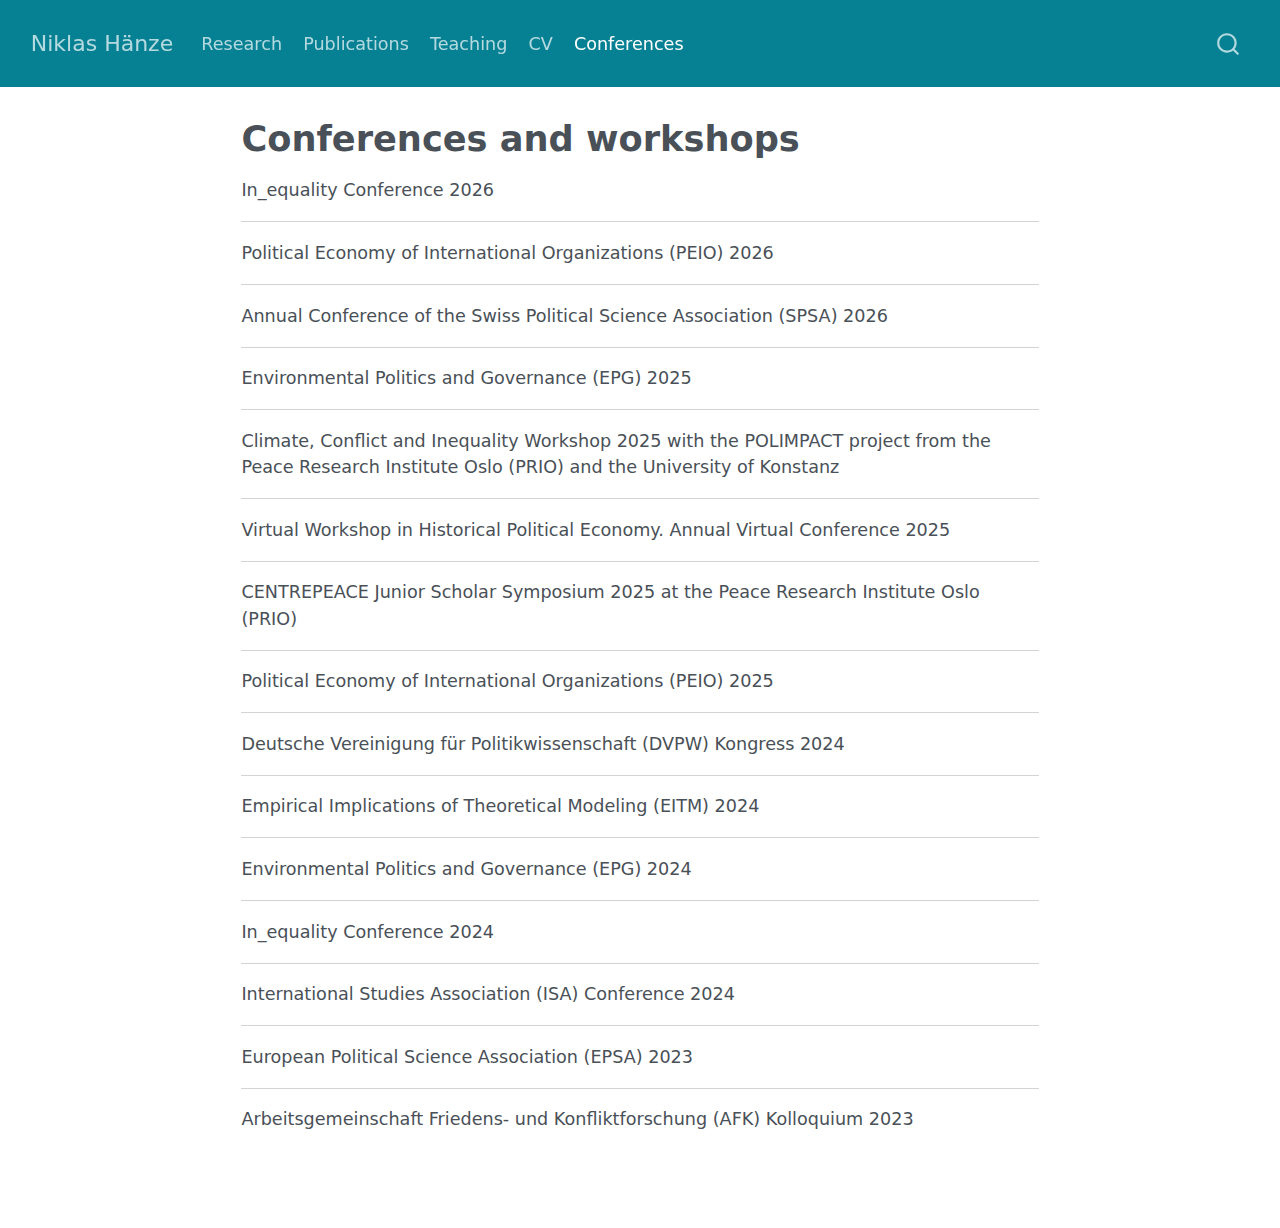
<file: docs/conferences/index.html>
<!DOCTYPE html>
<html xmlns="http://www.w3.org/1999/xhtml" lang="en" xml:lang="en"><head>

<meta charset="utf-8">
<meta name="generator" content="quarto-1.4.550">

<meta name="viewport" content="width=device-width, initial-scale=1.0, user-scalable=yes">


<title>Niklas Hänze - Conferences and workshops</title>
<style>
code{white-space: pre-wrap;}
span.smallcaps{font-variant: small-caps;}
div.columns{display: flex; gap: min(4vw, 1.5em);}
div.column{flex: auto; overflow-x: auto;}
div.hanging-indent{margin-left: 1.5em; text-indent: -1.5em;}
ul.task-list{list-style: none;}
ul.task-list li input[type="checkbox"] {
  width: 0.8em;
  margin: 0 0.8em 0.2em -1em; /* quarto-specific, see https://github.com/quarto-dev/quarto-cli/issues/4556 */ 
  vertical-align: middle;
}
</style>


<script src="../site_libs/quarto-nav/quarto-nav.js"></script>
<script src="../site_libs/clipboard/clipboard.min.js"></script>
<script src="../site_libs/quarto-search/autocomplete.umd.js"></script>
<script src="../site_libs/quarto-search/fuse.min.js"></script>
<script src="../site_libs/quarto-search/quarto-search.js"></script>
<meta name="quarto:offset" content="../">
<script src="../site_libs/quarto-html/quarto.js"></script>
<script src="../site_libs/quarto-html/popper.min.js"></script>
<script src="../site_libs/quarto-html/tippy.umd.min.js"></script>
<script src="../site_libs/quarto-html/anchor.min.js"></script>
<link href="../site_libs/quarto-html/tippy.css" rel="stylesheet">
<link href="../site_libs/quarto-html/quarto-syntax-highlighting.css" rel="stylesheet" id="quarto-text-highlighting-styles">
<script src="../site_libs/bootstrap/bootstrap.min.js"></script>
<link href="../site_libs/bootstrap/bootstrap-icons.css" rel="stylesheet">
<link href="../site_libs/bootstrap/bootstrap.min.css" rel="stylesheet" id="quarto-bootstrap" data-mode="light">
<script id="quarto-search-options" type="application/json">{
  "location": "navbar",
  "copy-button": false,
  "collapse-after": 3,
  "panel-placement": "end",
  "type": "overlay",
  "limit": 50,
  "keyboard-shortcut": [
    "f",
    "/",
    "s"
  ],
  "show-item-context": false,
  "language": {
    "search-no-results-text": "No results",
    "search-matching-documents-text": "matching documents",
    "search-copy-link-title": "Copy link to search",
    "search-hide-matches-text": "Hide additional matches",
    "search-more-match-text": "more match in this document",
    "search-more-matches-text": "more matches in this document",
    "search-clear-button-title": "Clear",
    "search-text-placeholder": "",
    "search-detached-cancel-button-title": "Cancel",
    "search-submit-button-title": "Submit",
    "search-label": "Search"
  }
}</script>


</head>

<body class="nav-fixed fullcontent">

<div id="quarto-search-results"></div>
  <header id="quarto-header" class="headroom fixed-top">
    <nav class="navbar navbar-expand-lg " data-bs-theme="dark">
      <div class="navbar-container container-fluid">
      <div class="navbar-brand-container mx-auto">
    <a class="navbar-brand" href="../index.html">
    <span class="navbar-title">Niklas Hänze</span>
    </a>
  </div>
            <div id="quarto-search" class="" title="Search"></div>
          <button class="navbar-toggler" type="button" data-bs-toggle="collapse" data-bs-target="#navbarCollapse" aria-controls="navbarCollapse" aria-expanded="false" aria-label="Toggle navigation" onclick="if (window.quartoToggleHeadroom) { window.quartoToggleHeadroom(); }">
  <span class="navbar-toggler-icon"></span>
</button>
          <div class="collapse navbar-collapse" id="navbarCollapse">
            <ul class="navbar-nav navbar-nav-scroll me-auto">
  <li class="nav-item">
    <a class="nav-link" href="../projects/index.html"> 
<span class="menu-text">Research</span></a>
  </li>  
  <li class="nav-item">
    <a class="nav-link" href="../publications/index.html"> 
<span class="menu-text">Publications</span></a>
  </li>  
  <li class="nav-item">
    <a class="nav-link" href="../teaching/index.html"> 
<span class="menu-text">Teaching</span></a>
  </li>  
  <li class="nav-item">
    <a class="nav-link" href="../cv/index.html"> 
<span class="menu-text">CV</span></a>
  </li>  
  <li class="nav-item">
    <a class="nav-link active" href="../conferences/index.html" aria-current="page"> 
<span class="menu-text">Conferences</span></a>
  </li>  
</ul>
          </div> <!-- /navcollapse -->
          <div class="quarto-navbar-tools">
</div>
      </div> <!-- /container-fluid -->
    </nav>
</header>
<!-- content -->
<div id="quarto-content" class="quarto-container page-columns page-rows-contents page-layout-article page-navbar">
<!-- sidebar -->
<!-- margin-sidebar -->
    
<!-- main -->
<main class="content" id="quarto-document-content">

<header id="title-block-header" class="quarto-title-block default">
<div class="quarto-title">
<h1 class="title">Conferences and workshops</h1>
</div>



<div class="quarto-title-meta">

    
  
    
  </div>
  


</header>


<p>In_equality Conference 2026</p>
<hr>
<p>Political Economy of International Organizations (PEIO) 2026</p>
<hr>
<p>Annual Conference of the Swiss Political Science Association (SPSA) 2026</p>
<hr>
<p>Environmental Politics and Governance (EPG) 2025</p>
<hr>
<p>Climate, Conflict and Inequality Workshop 2025 with the POLIMPACT project from the Peace Research Institute Oslo (PRIO) and the University of Konstanz</p>
<hr>
<p>Virtual Workshop in Historical Political Economy. Annual Virtual Conference 2025</p>
<hr>
<p>CENTREPEACE Junior Scholar Symposium 2025 at the Peace Research Institute Oslo (PRIO)</p>
<hr>
<p>Political Economy of International Organizations (PEIO) 2025</p>
<hr>
<p>Deutsche Vereinigung für Politikwissenschaft (DVPW) Kongress 2024</p>
<hr>
<p>Empirical Implications of Theoretical Modeling (EITM) 2024</p>
<hr>
<p>Environmental Politics and Governance (EPG) 2024</p>
<hr>
<p>In_equality Conference 2024</p>
<hr>
<p>International Studies Association (ISA) Conference 2024</p>
<hr>
<p>European Political Science Association (EPSA) 2023</p>
<hr>
<p>Arbeitsgemeinschaft Friedens- und Konfliktforschung (AFK) Kolloquium 2023</p>



</main> <!-- /main -->
<script id="quarto-html-after-body" type="application/javascript">
window.document.addEventListener("DOMContentLoaded", function (event) {
  const toggleBodyColorMode = (bsSheetEl) => {
    const mode = bsSheetEl.getAttribute("data-mode");
    const bodyEl = window.document.querySelector("body");
    if (mode === "dark") {
      bodyEl.classList.add("quarto-dark");
      bodyEl.classList.remove("quarto-light");
    } else {
      bodyEl.classList.add("quarto-light");
      bodyEl.classList.remove("quarto-dark");
    }
  }
  const toggleBodyColorPrimary = () => {
    const bsSheetEl = window.document.querySelector("link#quarto-bootstrap");
    if (bsSheetEl) {
      toggleBodyColorMode(bsSheetEl);
    }
  }
  toggleBodyColorPrimary();  
  const icon = "";
  const anchorJS = new window.AnchorJS();
  anchorJS.options = {
    placement: 'right',
    icon: icon
  };
  anchorJS.add('.anchored');
  const isCodeAnnotation = (el) => {
    for (const clz of el.classList) {
      if (clz.startsWith('code-annotation-')) {                     
        return true;
      }
    }
    return false;
  }
  const clipboard = new window.ClipboardJS('.code-copy-button', {
    text: function(trigger) {
      const codeEl = trigger.previousElementSibling.cloneNode(true);
      for (const childEl of codeEl.children) {
        if (isCodeAnnotation(childEl)) {
          childEl.remove();
        }
      }
      return codeEl.innerText;
    }
  });
  clipboard.on('success', function(e) {
    // button target
    const button = e.trigger;
    // don't keep focus
    button.blur();
    // flash "checked"
    button.classList.add('code-copy-button-checked');
    var currentTitle = button.getAttribute("title");
    button.setAttribute("title", "Copied!");
    let tooltip;
    if (window.bootstrap) {
      button.setAttribute("data-bs-toggle", "tooltip");
      button.setAttribute("data-bs-placement", "left");
      button.setAttribute("data-bs-title", "Copied!");
      tooltip = new bootstrap.Tooltip(button, 
        { trigger: "manual", 
          customClass: "code-copy-button-tooltip",
          offset: [0, -8]});
      tooltip.show();    
    }
    setTimeout(function() {
      if (tooltip) {
        tooltip.hide();
        button.removeAttribute("data-bs-title");
        button.removeAttribute("data-bs-toggle");
        button.removeAttribute("data-bs-placement");
      }
      button.setAttribute("title", currentTitle);
      button.classList.remove('code-copy-button-checked');
    }, 1000);
    // clear code selection
    e.clearSelection();
  });
    var localhostRegex = new RegExp(/^(?:http|https):\/\/localhost\:?[0-9]*\//);
    var mailtoRegex = new RegExp(/^mailto:/);
      var filterRegex = new RegExp('/' + window.location.host + '/');
    var isInternal = (href) => {
        return filterRegex.test(href) || localhostRegex.test(href) || mailtoRegex.test(href);
    }
    // Inspect non-navigation links and adorn them if external
 	var links = window.document.querySelectorAll('a[href]:not(.nav-link):not(.navbar-brand):not(.toc-action):not(.sidebar-link):not(.sidebar-item-toggle):not(.pagination-link):not(.no-external):not([aria-hidden]):not(.dropdown-item):not(.quarto-navigation-tool)');
    for (var i=0; i<links.length; i++) {
      const link = links[i];
      if (!isInternal(link.href)) {
          // target, if specified
          link.setAttribute("target", "_blank");
          if (link.getAttribute("rel") === null) {
            link.setAttribute("rel", "noopener");
          }
      }
    }
  function tippyHover(el, contentFn, onTriggerFn, onUntriggerFn) {
    const config = {
      allowHTML: true,
      maxWidth: 500,
      delay: 100,
      arrow: false,
      appendTo: function(el) {
          return el.parentElement;
      },
      interactive: true,
      interactiveBorder: 10,
      theme: 'quarto',
      placement: 'bottom-start',
    };
    if (contentFn) {
      config.content = contentFn;
    }
    if (onTriggerFn) {
      config.onTrigger = onTriggerFn;
    }
    if (onUntriggerFn) {
      config.onUntrigger = onUntriggerFn;
    }
    window.tippy(el, config); 
  }
  const noterefs = window.document.querySelectorAll('a[role="doc-noteref"]');
  for (var i=0; i<noterefs.length; i++) {
    const ref = noterefs[i];
    tippyHover(ref, function() {
      // use id or data attribute instead here
      let href = ref.getAttribute('data-footnote-href') || ref.getAttribute('href');
      try { href = new URL(href).hash; } catch {}
      const id = href.replace(/^#\/?/, "");
      const note = window.document.getElementById(id);
      return note.innerHTML;
    });
  }
  const xrefs = window.document.querySelectorAll('a.quarto-xref');
  const processXRef = (id, note) => {
    // Strip column container classes
    const stripColumnClz = (el) => {
      el.classList.remove("page-full", "page-columns");
      if (el.children) {
        for (const child of el.children) {
          stripColumnClz(child);
        }
      }
    }
    stripColumnClz(note)
    if (id === null || id.startsWith('sec-')) {
      // Special case sections, only their first couple elements
      const container = document.createElement("div");
      if (note.children && note.children.length > 2) {
        container.appendChild(note.children[0].cloneNode(true));
        for (let i = 1; i < note.children.length; i++) {
          const child = note.children[i];
          if (child.tagName === "P" && child.innerText === "") {
            continue;
          } else {
            container.appendChild(child.cloneNode(true));
            break;
          }
        }
        if (window.Quarto?.typesetMath) {
          window.Quarto.typesetMath(container);
        }
        return container.innerHTML
      } else {
        if (window.Quarto?.typesetMath) {
          window.Quarto.typesetMath(note);
        }
        return note.innerHTML;
      }
    } else {
      // Remove any anchor links if they are present
      const anchorLink = note.querySelector('a.anchorjs-link');
      if (anchorLink) {
        anchorLink.remove();
      }
      if (window.Quarto?.typesetMath) {
        window.Quarto.typesetMath(note);
      }
      // TODO in 1.5, we should make sure this works without a callout special case
      if (note.classList.contains("callout")) {
        return note.outerHTML;
      } else {
        return note.innerHTML;
      }
    }
  }
  for (var i=0; i<xrefs.length; i++) {
    const xref = xrefs[i];
    tippyHover(xref, undefined, function(instance) {
      instance.disable();
      let url = xref.getAttribute('href');
      let hash = undefined; 
      if (url.startsWith('#')) {
        hash = url;
      } else {
        try { hash = new URL(url).hash; } catch {}
      }
      if (hash) {
        const id = hash.replace(/^#\/?/, "");
        const note = window.document.getElementById(id);
        if (note !== null) {
          try {
            const html = processXRef(id, note.cloneNode(true));
            instance.setContent(html);
          } finally {
            instance.enable();
            instance.show();
          }
        } else {
          // See if we can fetch this
          fetch(url.split('#')[0])
          .then(res => res.text())
          .then(html => {
            const parser = new DOMParser();
            const htmlDoc = parser.parseFromString(html, "text/html");
            const note = htmlDoc.getElementById(id);
            if (note !== null) {
              const html = processXRef(id, note);
              instance.setContent(html);
            } 
          }).finally(() => {
            instance.enable();
            instance.show();
          });
        }
      } else {
        // See if we can fetch a full url (with no hash to target)
        // This is a special case and we should probably do some content thinning / targeting
        fetch(url)
        .then(res => res.text())
        .then(html => {
          const parser = new DOMParser();
          const htmlDoc = parser.parseFromString(html, "text/html");
          const note = htmlDoc.querySelector('main.content');
          if (note !== null) {
            // This should only happen for chapter cross references
            // (since there is no id in the URL)
            // remove the first header
            if (note.children.length > 0 && note.children[0].tagName === "HEADER") {
              note.children[0].remove();
            }
            const html = processXRef(null, note);
            instance.setContent(html);
          } 
        }).finally(() => {
          instance.enable();
          instance.show();
        });
      }
    }, function(instance) {
    });
  }
      let selectedAnnoteEl;
      const selectorForAnnotation = ( cell, annotation) => {
        let cellAttr = 'data-code-cell="' + cell + '"';
        let lineAttr = 'data-code-annotation="' +  annotation + '"';
        const selector = 'span[' + cellAttr + '][' + lineAttr + ']';
        return selector;
      }
      const selectCodeLines = (annoteEl) => {
        const doc = window.document;
        const targetCell = annoteEl.getAttribute("data-target-cell");
        const targetAnnotation = annoteEl.getAttribute("data-target-annotation");
        const annoteSpan = window.document.querySelector(selectorForAnnotation(targetCell, targetAnnotation));
        const lines = annoteSpan.getAttribute("data-code-lines").split(",");
        const lineIds = lines.map((line) => {
          return targetCell + "-" + line;
        })
        let top = null;
        let height = null;
        let parent = null;
        if (lineIds.length > 0) {
            //compute the position of the single el (top and bottom and make a div)
            const el = window.document.getElementById(lineIds[0]);
            top = el.offsetTop;
            height = el.offsetHeight;
            parent = el.parentElement.parentElement;
          if (lineIds.length > 1) {
            const lastEl = window.document.getElementById(lineIds[lineIds.length - 1]);
            const bottom = lastEl.offsetTop + lastEl.offsetHeight;
            height = bottom - top;
          }
          if (top !== null && height !== null && parent !== null) {
            // cook up a div (if necessary) and position it 
            let div = window.document.getElementById("code-annotation-line-highlight");
            if (div === null) {
              div = window.document.createElement("div");
              div.setAttribute("id", "code-annotation-line-highlight");
              div.style.position = 'absolute';
              parent.appendChild(div);
            }
            div.style.top = top - 2 + "px";
            div.style.height = height + 4 + "px";
            div.style.left = 0;
            let gutterDiv = window.document.getElementById("code-annotation-line-highlight-gutter");
            if (gutterDiv === null) {
              gutterDiv = window.document.createElement("div");
              gutterDiv.setAttribute("id", "code-annotation-line-highlight-gutter");
              gutterDiv.style.position = 'absolute';
              const codeCell = window.document.getElementById(targetCell);
              const gutter = codeCell.querySelector('.code-annotation-gutter');
              gutter.appendChild(gutterDiv);
            }
            gutterDiv.style.top = top - 2 + "px";
            gutterDiv.style.height = height + 4 + "px";
          }
          selectedAnnoteEl = annoteEl;
        }
      };
      const unselectCodeLines = () => {
        const elementsIds = ["code-annotation-line-highlight", "code-annotation-line-highlight-gutter"];
        elementsIds.forEach((elId) => {
          const div = window.document.getElementById(elId);
          if (div) {
            div.remove();
          }
        });
        selectedAnnoteEl = undefined;
      };
        // Handle positioning of the toggle
    window.addEventListener(
      "resize",
      throttle(() => {
        elRect = undefined;
        if (selectedAnnoteEl) {
          selectCodeLines(selectedAnnoteEl);
        }
      }, 10)
    );
    function throttle(fn, ms) {
    let throttle = false;
    let timer;
      return (...args) => {
        if(!throttle) { // first call gets through
            fn.apply(this, args);
            throttle = true;
        } else { // all the others get throttled
            if(timer) clearTimeout(timer); // cancel #2
            timer = setTimeout(() => {
              fn.apply(this, args);
              timer = throttle = false;
            }, ms);
        }
      };
    }
      // Attach click handler to the DT
      const annoteDls = window.document.querySelectorAll('dt[data-target-cell]');
      for (const annoteDlNode of annoteDls) {
        annoteDlNode.addEventListener('click', (event) => {
          const clickedEl = event.target;
          if (clickedEl !== selectedAnnoteEl) {
            unselectCodeLines();
            const activeEl = window.document.querySelector('dt[data-target-cell].code-annotation-active');
            if (activeEl) {
              activeEl.classList.remove('code-annotation-active');
            }
            selectCodeLines(clickedEl);
            clickedEl.classList.add('code-annotation-active');
          } else {
            // Unselect the line
            unselectCodeLines();
            clickedEl.classList.remove('code-annotation-active');
          }
        });
      }
  const findCites = (el) => {
    const parentEl = el.parentElement;
    if (parentEl) {
      const cites = parentEl.dataset.cites;
      if (cites) {
        return {
          el,
          cites: cites.split(' ')
        };
      } else {
        return findCites(el.parentElement)
      }
    } else {
      return undefined;
    }
  };
  var bibliorefs = window.document.querySelectorAll('a[role="doc-biblioref"]');
  for (var i=0; i<bibliorefs.length; i++) {
    const ref = bibliorefs[i];
    const citeInfo = findCites(ref);
    if (citeInfo) {
      tippyHover(citeInfo.el, function() {
        var popup = window.document.createElement('div');
        citeInfo.cites.forEach(function(cite) {
          var citeDiv = window.document.createElement('div');
          citeDiv.classList.add('hanging-indent');
          citeDiv.classList.add('csl-entry');
          var biblioDiv = window.document.getElementById('ref-' + cite);
          if (biblioDiv) {
            citeDiv.innerHTML = biblioDiv.innerHTML;
          }
          popup.appendChild(citeDiv);
        });
        return popup.innerHTML;
      });
    }
  }
});
</script>
</div> <!-- /content -->




</body></html>
</file>
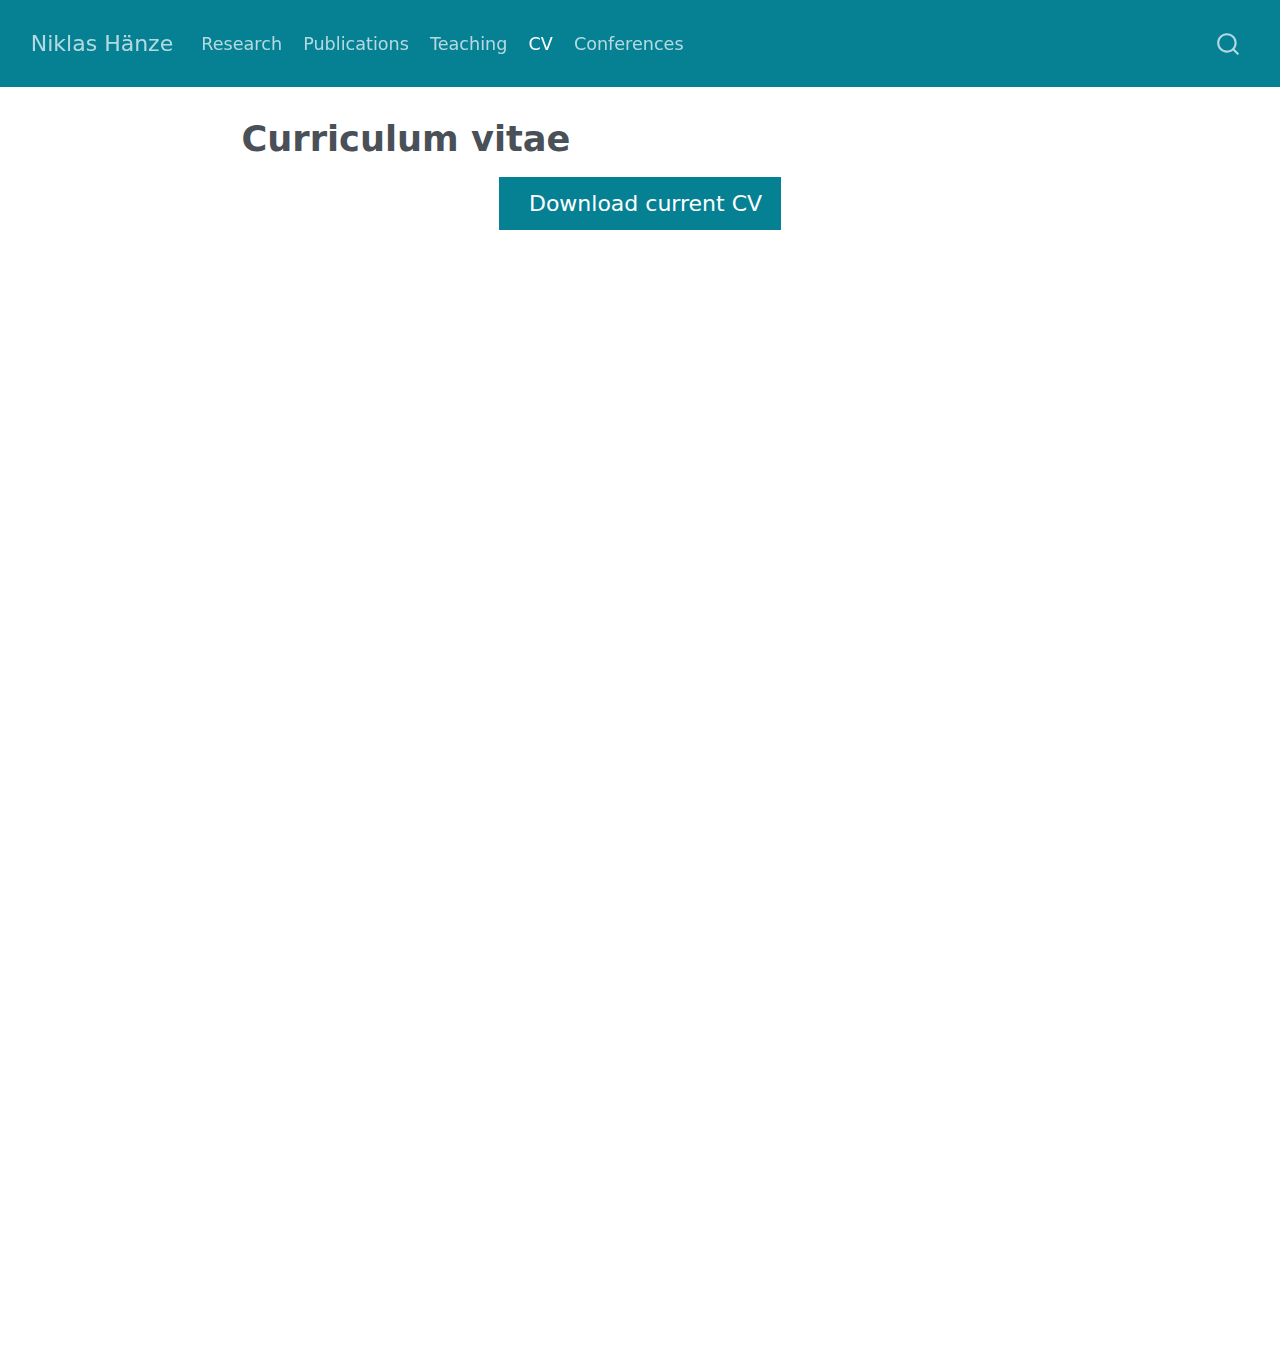
<file: docs/cv/index.html>
<!DOCTYPE html>
<html xmlns="http://www.w3.org/1999/xhtml" lang="en" xml:lang="en"><head>
<meta http-equiv="Content-Type" content="text/html; charset=UTF-8">
<meta charset="utf-8">
<meta name="generator" content="quarto-1.4.550">
<meta name="viewport" content="width=device-width, initial-scale=1.0, user-scalable=yes">
<title>Niklas Hänze - Curriculum vitae</title>
<style>
code{white-space: pre-wrap;}
span.smallcaps{font-variant: small-caps;}
div.columns{display: flex; gap: min(4vw, 1.5em);}
div.column{flex: auto; overflow-x: auto;}
div.hanging-indent{margin-left: 1.5em; text-indent: -1.5em;}
ul.task-list{list-style: none;}
ul.task-list li input[type="checkbox"] {
  width: 0.8em;
  margin: 0 0.8em 0.2em -1em; /* quarto-specific, see https://github.com/quarto-dev/quarto-cli/issues/4556 */ 
  vertical-align: middle;
}
</style>

<script src="../site_libs/quarto-nav/quarto-nav.js"></script>
<script src="../site_libs/clipboard/clipboard.min.js"></script>
<script src="../site_libs/quarto-search/autocomplete.umd.js"></script>
<script src="../site_libs/quarto-search/fuse.min.js"></script>
<script src="../site_libs/quarto-search/quarto-search.js"></script>
<meta name="quarto:offset" content="../">
<script src="../site_libs/quarto-html/quarto.js"></script>
<script src="../site_libs/quarto-html/popper.min.js"></script>
<script src="../site_libs/quarto-html/tippy.umd.min.js"></script>
<script src="../site_libs/quarto-html/anchor.min.js"></script>
<link href="../site_libs/quarto-html/tippy.css" rel="stylesheet">
<link href="../site_libs/quarto-html/quarto-syntax-highlighting.css" rel="stylesheet" id="quarto-text-highlighting-styles">
<script src="../site_libs/bootstrap/bootstrap.min.js"></script>
<link href="../site_libs/bootstrap/bootstrap-icons.css" rel="stylesheet">
<link href="../site_libs/bootstrap/bootstrap.min.css" rel="stylesheet" id="quarto-bootstrap" data-mode="light"><script id="quarto-search-options" type="application/json">{
  "location": "navbar",
  "copy-button": false,
  "collapse-after": 3,
  "panel-placement": "end",
  "type": "overlay",
  "limit": 50,
  "keyboard-shortcut": [
    "f",
    "/",
    "s"
  ],
  "show-item-context": false,
  "language": {
    "search-no-results-text": "No results",
    "search-matching-documents-text": "matching documents",
    "search-copy-link-title": "Copy link to search",
    "search-hide-matches-text": "Hide additional matches",
    "search-more-match-text": "more match in this document",
    "search-more-matches-text": "more matches in this document",
    "search-clear-button-title": "Clear",
    "search-text-placeholder": "",
    "search-detached-cancel-button-title": "Cancel",
    "search-submit-button-title": "Submit",
    "search-label": "Search"
  }
}</script>
</head>
<body class="nav-fixed fullcontent">

<div id="quarto-search-results"></div>
  <header id="quarto-header" class="headroom fixed-top"><nav class="navbar navbar-expand-lg " data-bs-theme="dark"><div class="navbar-container container-fluid">
      <div class="navbar-brand-container mx-auto">
    <a class="navbar-brand" href="../index.html">
    <span class="navbar-title">Niklas Hänze</span>
    </a>
  </div>
            <div id="quarto-search" class="" title="Search"></div>
          <button class="navbar-toggler" type="button" data-bs-toggle="collapse" data-bs-target="#navbarCollapse" aria-controls="navbarCollapse" aria-expanded="false" aria-label="Toggle navigation" onclick="if (window.quartoToggleHeadroom) { window.quartoToggleHeadroom(); }">
  <span class="navbar-toggler-icon"></span>
</button>
          <div class="collapse navbar-collapse" id="navbarCollapse">
            <ul class="navbar-nav navbar-nav-scroll me-auto">
<li class="nav-item">
    <a class="nav-link" href="../projects/index.html"> 
<span class="menu-text">Research</span></a>
  </li>  
  <li class="nav-item">
    <a class="nav-link" href="../publications/index.html"> 
<span class="menu-text">Publications</span></a>
  </li>  
  <li class="nav-item">
    <a class="nav-link" href="../teaching/index.html"> 
<span class="menu-text">Teaching</span></a>
  </li>  
  <li class="nav-item">
    <a class="nav-link active" href="../cv/index.html" aria-current="page"> 
<span class="menu-text">CV</span></a>
  </li>  
  <li class="nav-item">
    <a class="nav-link" href="../conferences/index.html"> 
<span class="menu-text">Conferences</span></a>
  </li>  
</ul>
</div> <!-- /navcollapse -->
          <div class="quarto-navbar-tools">
</div>
      </div> <!-- /container-fluid -->
    </nav></header><!-- content --><div id="quarto-content" class="quarto-container page-columns page-rows-contents page-layout-article page-navbar">
<!-- sidebar -->
<!-- margin-sidebar -->
    
<!-- main -->
<main class="content" id="quarto-document-content"><header id="title-block-header" class="quarto-title-block default"><div class="quarto-title">
<h1 class="title">Curriculum vitae</h1>
</div>



<div class="quarto-title-meta">

    
  
    
  </div>
  


</header><div class="cell">
<style type="text/css">
.embed-container {
    position: relative;
    padding-bottom: 129%;
    height: 0;
    overflow: hidden;
    max-width: 100%;
}
.embed-container iframe,
.embed-container object,
.embed-container embed {
    position: absolute;
    top: 0;
    left: 0;
    width: 100%;
    height: 100%;
}
</style>
</div>
<p class="text-center">
  <a class="btn btn-primary btn-lg cv-download" href="CV_Hänze_03_26.pdf" target="_blank">
    <i class="fa-solid fa-file-arrow-down"></i> Download current CV
  </a>
</p>
<div class="embed-container">
  <iframe src="CV_Hänze_03_26.pdf#toolbar=0" style="border: 0.5px;width: 100%;"></iframe>
</div>



</main><!-- /main --><script id="quarto-html-after-body" type="application/javascript">
window.document.addEventListener("DOMContentLoaded", function (event) {
  const toggleBodyColorMode = (bsSheetEl) => {
    const mode = bsSheetEl.getAttribute("data-mode");
    const bodyEl = window.document.querySelector("body");
    if (mode === "dark") {
      bodyEl.classList.add("quarto-dark");
      bodyEl.classList.remove("quarto-light");
    } else {
      bodyEl.classList.add("quarto-light");
      bodyEl.classList.remove("quarto-dark");
    }
  }
  const toggleBodyColorPrimary = () => {
    const bsSheetEl = window.document.querySelector("link#quarto-bootstrap");
    if (bsSheetEl) {
      toggleBodyColorMode(bsSheetEl);
    }
  }
  toggleBodyColorPrimary();  
  const icon = "";
  const anchorJS = new window.AnchorJS();
  anchorJS.options = {
    placement: 'right',
    icon: icon
  };
  anchorJS.add('.anchored');
  const isCodeAnnotation = (el) => {
    for (const clz of el.classList) {
      if (clz.startsWith('code-annotation-')) {                     
        return true;
      }
    }
    return false;
  }
  const clipboard = new window.ClipboardJS('.code-copy-button', {
    text: function(trigger) {
      const codeEl = trigger.previousElementSibling.cloneNode(true);
      for (const childEl of codeEl.children) {
        if (isCodeAnnotation(childEl)) {
          childEl.remove();
        }
      }
      return codeEl.innerText;
    }
  });
  clipboard.on('success', function(e) {
    // button target
    const button = e.trigger;
    // don't keep focus
    button.blur();
    // flash "checked"
    button.classList.add('code-copy-button-checked');
    var currentTitle = button.getAttribute("title");
    button.setAttribute("title", "Copied!");
    let tooltip;
    if (window.bootstrap) {
      button.setAttribute("data-bs-toggle", "tooltip");
      button.setAttribute("data-bs-placement", "left");
      button.setAttribute("data-bs-title", "Copied!");
      tooltip = new bootstrap.Tooltip(button, 
        { trigger: "manual", 
          customClass: "code-copy-button-tooltip",
          offset: [0, -8]});
      tooltip.show();    
    }
    setTimeout(function() {
      if (tooltip) {
        tooltip.hide();
        button.removeAttribute("data-bs-title");
        button.removeAttribute("data-bs-toggle");
        button.removeAttribute("data-bs-placement");
      }
      button.setAttribute("title", currentTitle);
      button.classList.remove('code-copy-button-checked');
    }, 1000);
    // clear code selection
    e.clearSelection();
  });
    var localhostRegex = new RegExp(/^(?:http|https):\/\/localhost\:?[0-9]*\//);
    var mailtoRegex = new RegExp(/^mailto:/);
      var filterRegex = new RegExp('/' + window.location.host + '/');
    var isInternal = (href) => {
        return filterRegex.test(href) || localhostRegex.test(href) || mailtoRegex.test(href);
    }
    // Inspect non-navigation links and adorn them if external
 	var links = window.document.querySelectorAll('a[href]:not(.nav-link):not(.navbar-brand):not(.toc-action):not(.sidebar-link):not(.sidebar-item-toggle):not(.pagination-link):not(.no-external):not([aria-hidden]):not(.dropdown-item):not(.quarto-navigation-tool)');
    for (var i=0; i<links.length; i++) {
      const link = links[i];
      if (!isInternal(link.href)) {
          // target, if specified
          link.setAttribute("target", "_blank");
          if (link.getAttribute("rel") === null) {
            link.setAttribute("rel", "noopener");
          }
      }
    }
  function tippyHover(el, contentFn, onTriggerFn, onUntriggerFn) {
    const config = {
      allowHTML: true,
      maxWidth: 500,
      delay: 100,
      arrow: false,
      appendTo: function(el) {
          return el.parentElement;
      },
      interactive: true,
      interactiveBorder: 10,
      theme: 'quarto',
      placement: 'bottom-start',
    };
    if (contentFn) {
      config.content = contentFn;
    }
    if (onTriggerFn) {
      config.onTrigger = onTriggerFn;
    }
    if (onUntriggerFn) {
      config.onUntrigger = onUntriggerFn;
    }
    window.tippy(el, config); 
  }
  const noterefs = window.document.querySelectorAll('a[role="doc-noteref"]');
  for (var i=0; i<noterefs.length; i++) {
    const ref = noterefs[i];
    tippyHover(ref, function() {
      // use id or data attribute instead here
      let href = ref.getAttribute('data-footnote-href') || ref.getAttribute('href');
      try { href = new URL(href).hash; } catch {}
      const id = href.replace(/^#\/?/, "");
      const note = window.document.getElementById(id);
      return note.innerHTML;
    });
  }
  const xrefs = window.document.querySelectorAll('a.quarto-xref');
  const processXRef = (id, note) => {
    // Strip column container classes
    const stripColumnClz = (el) => {
      el.classList.remove("page-full", "page-columns");
      if (el.children) {
        for (const child of el.children) {
          stripColumnClz(child);
        }
      }
    }
    stripColumnClz(note)
    if (id === null || id.startsWith('sec-')) {
      // Special case sections, only their first couple elements
      const container = document.createElement("div");
      if (note.children && note.children.length > 2) {
        container.appendChild(note.children[0].cloneNode(true));
        for (let i = 1; i < note.children.length; i++) {
          const child = note.children[i];
          if (child.tagName === "P" && child.innerText === "") {
            continue;
          } else {
            container.appendChild(child.cloneNode(true));
            break;
          }
        }
        if (window.Quarto?.typesetMath) {
          window.Quarto.typesetMath(container);
        }
        return container.innerHTML
      } else {
        if (window.Quarto?.typesetMath) {
          window.Quarto.typesetMath(note);
        }
        return note.innerHTML;
      }
    } else {
      // Remove any anchor links if they are present
      const anchorLink = note.querySelector('a.anchorjs-link');
      if (anchorLink) {
        anchorLink.remove();
      }
      if (window.Quarto?.typesetMath) {
        window.Quarto.typesetMath(note);
      }
      // TODO in 1.5, we should make sure this works without a callout special case
      if (note.classList.contains("callout")) {
        return note.outerHTML;
      } else {
        return note.innerHTML;
      }
    }
  }
  for (var i=0; i<xrefs.length; i++) {
    const xref = xrefs[i];
    tippyHover(xref, undefined, function(instance) {
      instance.disable();
      let url = xref.getAttribute('href');
      let hash = undefined; 
      if (url.startsWith('#')) {
        hash = url;
      } else {
        try { hash = new URL(url).hash; } catch {}
      }
      if (hash) {
        const id = hash.replace(/^#\/?/, "");
        const note = window.document.getElementById(id);
        if (note !== null) {
          try {
            const html = processXRef(id, note.cloneNode(true));
            instance.setContent(html);
          } finally {
            instance.enable();
            instance.show();
          }
        } else {
          // See if we can fetch this
          fetch(url.split('#')[0])
          .then(res => res.text())
          .then(html => {
            const parser = new DOMParser();
            const htmlDoc = parser.parseFromString(html, "text/html");
            const note = htmlDoc.getElementById(id);
            if (note !== null) {
              const html = processXRef(id, note);
              instance.setContent(html);
            } 
          }).finally(() => {
            instance.enable();
            instance.show();
          });
        }
      } else {
        // See if we can fetch a full url (with no hash to target)
        // This is a special case and we should probably do some content thinning / targeting
        fetch(url)
        .then(res => res.text())
        .then(html => {
          const parser = new DOMParser();
          const htmlDoc = parser.parseFromString(html, "text/html");
          const note = htmlDoc.querySelector('main.content');
          if (note !== null) {
            // This should only happen for chapter cross references
            // (since there is no id in the URL)
            // remove the first header
            if (note.children.length > 0 && note.children[0].tagName === "HEADER") {
              note.children[0].remove();
            }
            const html = processXRef(null, note);
            instance.setContent(html);
          } 
        }).finally(() => {
          instance.enable();
          instance.show();
        });
      }
    }, function(instance) {
    });
  }
      let selectedAnnoteEl;
      const selectorForAnnotation = ( cell, annotation) => {
        let cellAttr = 'data-code-cell="' + cell + '"';
        let lineAttr = 'data-code-annotation="' +  annotation + '"';
        const selector = 'span[' + cellAttr + '][' + lineAttr + ']';
        return selector;
      }
      const selectCodeLines = (annoteEl) => {
        const doc = window.document;
        const targetCell = annoteEl.getAttribute("data-target-cell");
        const targetAnnotation = annoteEl.getAttribute("data-target-annotation");
        const annoteSpan = window.document.querySelector(selectorForAnnotation(targetCell, targetAnnotation));
        const lines = annoteSpan.getAttribute("data-code-lines").split(",");
        const lineIds = lines.map((line) => {
          return targetCell + "-" + line;
        })
        let top = null;
        let height = null;
        let parent = null;
        if (lineIds.length > 0) {
            //compute the position of the single el (top and bottom and make a div)
            const el = window.document.getElementById(lineIds[0]);
            top = el.offsetTop;
            height = el.offsetHeight;
            parent = el.parentElement.parentElement;
          if (lineIds.length > 1) {
            const lastEl = window.document.getElementById(lineIds[lineIds.length - 1]);
            const bottom = lastEl.offsetTop + lastEl.offsetHeight;
            height = bottom - top;
          }
          if (top !== null && height !== null && parent !== null) {
            // cook up a div (if necessary) and position it 
            let div = window.document.getElementById("code-annotation-line-highlight");
            if (div === null) {
              div = window.document.createElement("div");
              div.setAttribute("id", "code-annotation-line-highlight");
              div.style.position = 'absolute';
              parent.appendChild(div);
            }
            div.style.top = top - 2 + "px";
            div.style.height = height + 4 + "px";
            div.style.left = 0;
            let gutterDiv = window.document.getElementById("code-annotation-line-highlight-gutter");
            if (gutterDiv === null) {
              gutterDiv = window.document.createElement("div");
              gutterDiv.setAttribute("id", "code-annotation-line-highlight-gutter");
              gutterDiv.style.position = 'absolute';
              const codeCell = window.document.getElementById(targetCell);
              const gutter = codeCell.querySelector('.code-annotation-gutter');
              gutter.appendChild(gutterDiv);
            }
            gutterDiv.style.top = top - 2 + "px";
            gutterDiv.style.height = height + 4 + "px";
          }
          selectedAnnoteEl = annoteEl;
        }
      };
      const unselectCodeLines = () => {
        const elementsIds = ["code-annotation-line-highlight", "code-annotation-line-highlight-gutter"];
        elementsIds.forEach((elId) => {
          const div = window.document.getElementById(elId);
          if (div) {
            div.remove();
          }
        });
        selectedAnnoteEl = undefined;
      };
        // Handle positioning of the toggle
    window.addEventListener(
      "resize",
      throttle(() => {
        elRect = undefined;
        if (selectedAnnoteEl) {
          selectCodeLines(selectedAnnoteEl);
        }
      }, 10)
    );
    function throttle(fn, ms) {
    let throttle = false;
    let timer;
      return (...args) => {
        if(!throttle) { // first call gets through
            fn.apply(this, args);
            throttle = true;
        } else { // all the others get throttled
            if(timer) clearTimeout(timer); // cancel #2
            timer = setTimeout(() => {
              fn.apply(this, args);
              timer = throttle = false;
            }, ms);
        }
      };
    }
      // Attach click handler to the DT
      const annoteDls = window.document.querySelectorAll('dt[data-target-cell]');
      for (const annoteDlNode of annoteDls) {
        annoteDlNode.addEventListener('click', (event) => {
          const clickedEl = event.target;
          if (clickedEl !== selectedAnnoteEl) {
            unselectCodeLines();
            const activeEl = window.document.querySelector('dt[data-target-cell].code-annotation-active');
            if (activeEl) {
              activeEl.classList.remove('code-annotation-active');
            }
            selectCodeLines(clickedEl);
            clickedEl.classList.add('code-annotation-active');
          } else {
            // Unselect the line
            unselectCodeLines();
            clickedEl.classList.remove('code-annotation-active');
          }
        });
      }
  const findCites = (el) => {
    const parentEl = el.parentElement;
    if (parentEl) {
      const cites = parentEl.dataset.cites;
      if (cites) {
        return {
          el,
          cites: cites.split(' ')
        };
      } else {
        return findCites(el.parentElement)
      }
    } else {
      return undefined;
    }
  };
  var bibliorefs = window.document.querySelectorAll('a[role="doc-biblioref"]');
  for (var i=0; i<bibliorefs.length; i++) {
    const ref = bibliorefs[i];
    const citeInfo = findCites(ref);
    if (citeInfo) {
      tippyHover(citeInfo.el, function() {
        var popup = window.document.createElement('div');
        citeInfo.cites.forEach(function(cite) {
          var citeDiv = window.document.createElement('div');
          citeDiv.classList.add('hanging-indent');
          citeDiv.classList.add('csl-entry');
          var biblioDiv = window.document.getElementById('ref-' + cite);
          if (biblioDiv) {
            citeDiv.innerHTML = biblioDiv.innerHTML;
          }
          popup.appendChild(citeDiv);
        });
        return popup.innerHTML;
      });
    }
  }
});
</script>
</div> <!-- /content -->



</body></html>
</file>
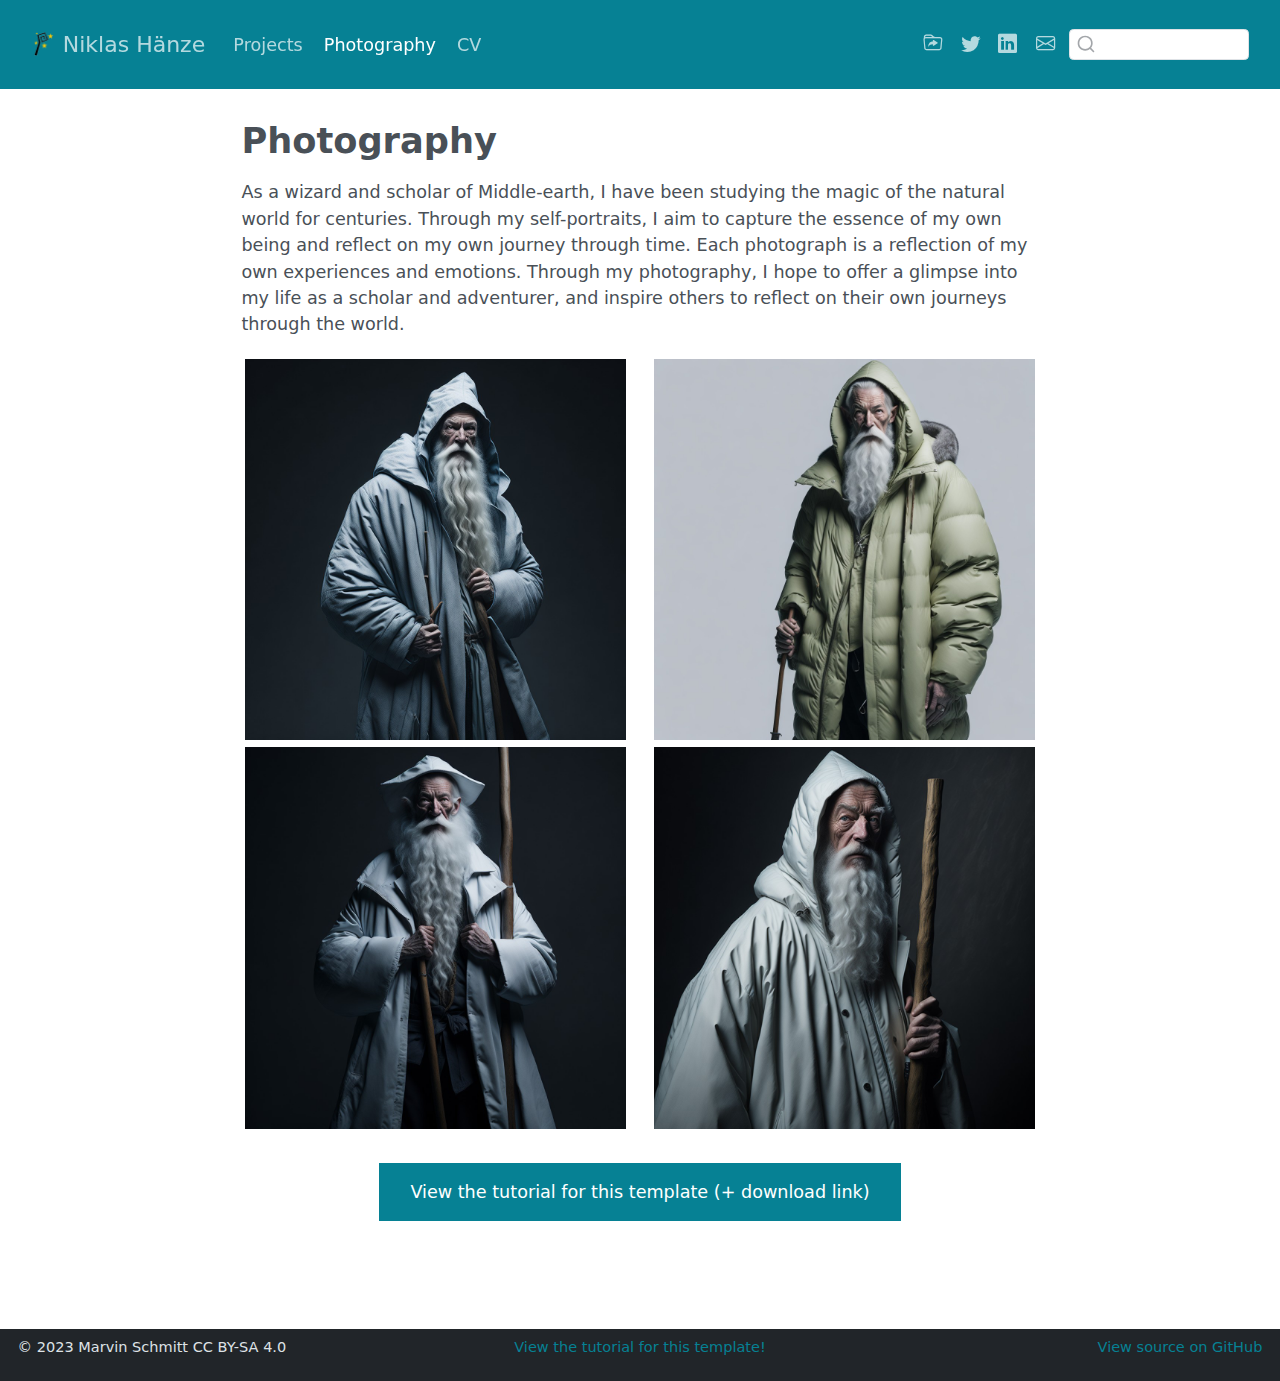
<file: docs/photography/index.html>
<!DOCTYPE html>
<html xmlns="http://www.w3.org/1999/xhtml" lang="en" xml:lang="en"><head>

<meta charset="utf-8">
<meta name="generator" content="quarto-1.4.550">

<meta name="viewport" content="width=device-width, initial-scale=1.0, user-scalable=yes">


<title>Niklas Hänze - Photography</title>
<style>
code{white-space: pre-wrap;}
span.smallcaps{font-variant: small-caps;}
div.columns{display: flex; gap: min(4vw, 1.5em);}
div.column{flex: auto; overflow-x: auto;}
div.hanging-indent{margin-left: 1.5em; text-indent: -1.5em;}
ul.task-list{list-style: none;}
ul.task-list li input[type="checkbox"] {
  width: 0.8em;
  margin: 0 0.8em 0.2em -1em; /* quarto-specific, see https://github.com/quarto-dev/quarto-cli/issues/4556 */ 
  vertical-align: middle;
}
</style>


<script src="../site_libs/quarto-nav/quarto-nav.js"></script>
<script src="../site_libs/clipboard/clipboard.min.js"></script>
<script src="../site_libs/quarto-search/autocomplete.umd.js"></script>
<script src="../site_libs/quarto-search/fuse.min.js"></script>
<script src="../site_libs/quarto-search/quarto-search.js"></script>
<meta name="quarto:offset" content="../">
<script src="../site_libs/quarto-html/quarto.js"></script>
<script src="../site_libs/quarto-html/popper.min.js"></script>
<script src="../site_libs/quarto-html/tippy.umd.min.js"></script>
<script src="../site_libs/quarto-html/anchor.min.js"></script>
<link href="../site_libs/quarto-html/tippy.css" rel="stylesheet">
<link href="../site_libs/quarto-html/quarto-syntax-highlighting.css" rel="stylesheet" id="quarto-text-highlighting-styles">
<script src="../site_libs/bootstrap/bootstrap.min.js"></script>
<link href="../site_libs/bootstrap/bootstrap-icons.css" rel="stylesheet">
<link href="../site_libs/bootstrap/bootstrap.min.css" rel="stylesheet" id="quarto-bootstrap" data-mode="light">
<script id="quarto-search-options" type="application/json">{
  "location": "navbar",
  "copy-button": false,
  "collapse-after": 3,
  "panel-placement": "end",
  "type": "textbox",
  "limit": 50,
  "keyboard-shortcut": [
    "f",
    "/",
    "s"
  ],
  "language": {
    "search-no-results-text": "No results",
    "search-matching-documents-text": "matching documents",
    "search-copy-link-title": "Copy link to search",
    "search-hide-matches-text": "Hide additional matches",
    "search-more-match-text": "more match in this document",
    "search-more-matches-text": "more matches in this document",
    "search-clear-button-title": "Clear",
    "search-text-placeholder": "",
    "search-detached-cancel-button-title": "Cancel",
    "search-submit-button-title": "Submit",
    "search-label": "Search"
  }
}</script>


</head>

<body class="nav-fixed fullcontent">

<div id="quarto-search-results"></div>
  <header id="quarto-header" class="headroom fixed-top">
    <nav class="navbar navbar-expand-lg " data-bs-theme="dark">
      <div class="navbar-container container-fluid">
      <div class="navbar-brand-container mx-auto">
    <a href="../index.html" class="navbar-brand navbar-brand-logo">
    <img src="../img/logo.png" alt="" class="navbar-logo">
    </a>
    <a class="navbar-brand" href="../index.html">
    <span class="navbar-title">Niklas Hänze</span>
    </a>
  </div>
            <div id="quarto-search" class="" title="Search"></div>
          <button class="navbar-toggler" type="button" data-bs-toggle="collapse" data-bs-target="#navbarCollapse" aria-controls="navbarCollapse" aria-expanded="false" aria-label="Toggle navigation" onclick="if (window.quartoToggleHeadroom) { window.quartoToggleHeadroom(); }">
  <span class="navbar-toggler-icon"></span>
</button>
          <div class="collapse navbar-collapse" id="navbarCollapse">
            <ul class="navbar-nav navbar-nav-scroll me-auto">
  <li class="nav-item">
    <a class="nav-link" href="../projects/index.html"> 
<span class="menu-text">Projects</span></a>
  </li>  
  <li class="nav-item">
    <a class="nav-link active" href="../photography/index.html" aria-current="page"> 
<span class="menu-text">Photography</span></a>
  </li>  
  <li class="nav-item">
    <a class="nav-link" href="../cv/index.html"> 
<span class="menu-text">CV</span></a>
  </li>  
</ul>
            <ul class="navbar-nav navbar-nav-scroll ms-auto">
  <li class="nav-item compact">
    <a class="nav-link" href="https://www.marvinschmitt.com/blog/website-tutorial-quarto/"> <i class="bi bi-folder-symlink" role="img">
</i> 
<span class="menu-text"></span></a>
  </li>  
  <li class="nav-item compact">
    <a class="nav-link" href="https://twitter.com/MarvinSchmittML"> <i class="bi bi-twitter" role="img">
</i> 
<span class="menu-text"></span></a>
  </li>  
  <li class="nav-item compact">
    <a class="nav-link" href="https://www.linkedin.com/in/marvin-schmitt-a85b321a2/"> <i class="bi bi-linkedin" role="img">
</i> 
<span class="menu-text"></span></a>
  </li>  
  <li class="nav-item compact">
    <a class="nav-link" href="mailto:mail.marvinschmitt@gmail.com"> <i class="bi bi-envelope" role="img" aria-label="email">
</i> 
<span class="menu-text"></span></a>
  </li>  
</ul>
          </div> <!-- /navcollapse -->
          <div class="quarto-navbar-tools">
</div>
      </div> <!-- /container-fluid -->
    </nav>
</header>
<!-- content -->
<div id="quarto-content" class="quarto-container page-columns page-rows-contents page-layout-article page-navbar">
<!-- sidebar -->
<!-- margin-sidebar -->
    
<!-- main -->
<main class="content" id="quarto-document-content">

<header id="title-block-header" class="quarto-title-block default">
<div class="quarto-title">
<h1 class="title">Photography</h1>
</div>



<div class="quarto-title-meta">

    
  
    
  </div>
  


</header>


<p>As a wizard and scholar of Middle-earth, I have been studying the magic of the natural world for centuries. Through my self-portraits, I aim to capture the essence of my own being and reflect on my own journey through time. Each photograph is a reflection of my own experiences and emotions. Through my photography, I hope to offer a glimpse into my life as a scholar and adventurer, and inspire others to reflect on their own journeys through the world.</p>
<div>

</div>
<div class="quarto-layout-panel" data-layout-ncol="2">
<div class="quarto-layout-row">
<div class="quarto-layout-cell" style="flex-basis: 50.0%;justify-content: center;">
<p><img src="gandalf_image_1.jpg" class="img-fluid"></p>
</div>
<div class="quarto-layout-cell" style="flex-basis: 50.0%;justify-content: center;">
<p><img src="gandalf_image_2.jpg" class="img-fluid"></p>
</div>
</div>
<div class="quarto-layout-row">
<div class="quarto-layout-cell" style="flex-basis: 50.0%;justify-content: center;">
<p><img src="gandalf_image_3.jpg" class="img-fluid"></p>
</div>
<div class="quarto-layout-cell" style="flex-basis: 50.0%;justify-content: center;">
<p><img src="gandalf_image_4.jpg" class="img-fluid"></p>
</div>
</div>
</div>
<div style="margin: 30px; text-align: center;">
<a class="btn btn-primary" href="https://www.marvinschmitt.com/blog/website-tutorial-quarto/" role="button" target="_blank" style="padding: 15px 30px;">View the tutorial for this template (+ download link)</a>
</div>



</main> <!-- /main -->
<script id="quarto-html-after-body" type="application/javascript">
window.document.addEventListener("DOMContentLoaded", function (event) {
  const toggleBodyColorMode = (bsSheetEl) => {
    const mode = bsSheetEl.getAttribute("data-mode");
    const bodyEl = window.document.querySelector("body");
    if (mode === "dark") {
      bodyEl.classList.add("quarto-dark");
      bodyEl.classList.remove("quarto-light");
    } else {
      bodyEl.classList.add("quarto-light");
      bodyEl.classList.remove("quarto-dark");
    }
  }
  const toggleBodyColorPrimary = () => {
    const bsSheetEl = window.document.querySelector("link#quarto-bootstrap");
    if (bsSheetEl) {
      toggleBodyColorMode(bsSheetEl);
    }
  }
  toggleBodyColorPrimary();  
  const icon = "";
  const anchorJS = new window.AnchorJS();
  anchorJS.options = {
    placement: 'right',
    icon: icon
  };
  anchorJS.add('.anchored');
  const isCodeAnnotation = (el) => {
    for (const clz of el.classList) {
      if (clz.startsWith('code-annotation-')) {                     
        return true;
      }
    }
    return false;
  }
  const clipboard = new window.ClipboardJS('.code-copy-button', {
    text: function(trigger) {
      const codeEl = trigger.previousElementSibling.cloneNode(true);
      for (const childEl of codeEl.children) {
        if (isCodeAnnotation(childEl)) {
          childEl.remove();
        }
      }
      return codeEl.innerText;
    }
  });
  clipboard.on('success', function(e) {
    // button target
    const button = e.trigger;
    // don't keep focus
    button.blur();
    // flash "checked"
    button.classList.add('code-copy-button-checked');
    var currentTitle = button.getAttribute("title");
    button.setAttribute("title", "Copied!");
    let tooltip;
    if (window.bootstrap) {
      button.setAttribute("data-bs-toggle", "tooltip");
      button.setAttribute("data-bs-placement", "left");
      button.setAttribute("data-bs-title", "Copied!");
      tooltip = new bootstrap.Tooltip(button, 
        { trigger: "manual", 
          customClass: "code-copy-button-tooltip",
          offset: [0, -8]});
      tooltip.show();    
    }
    setTimeout(function() {
      if (tooltip) {
        tooltip.hide();
        button.removeAttribute("data-bs-title");
        button.removeAttribute("data-bs-toggle");
        button.removeAttribute("data-bs-placement");
      }
      button.setAttribute("title", currentTitle);
      button.classList.remove('code-copy-button-checked');
    }, 1000);
    // clear code selection
    e.clearSelection();
  });
  function tippyHover(el, contentFn, onTriggerFn, onUntriggerFn) {
    const config = {
      allowHTML: true,
      maxWidth: 500,
      delay: 100,
      arrow: false,
      appendTo: function(el) {
          return el.parentElement;
      },
      interactive: true,
      interactiveBorder: 10,
      theme: 'quarto',
      placement: 'bottom-start',
    };
    if (contentFn) {
      config.content = contentFn;
    }
    if (onTriggerFn) {
      config.onTrigger = onTriggerFn;
    }
    if (onUntriggerFn) {
      config.onUntrigger = onUntriggerFn;
    }
    window.tippy(el, config); 
  }
  const noterefs = window.document.querySelectorAll('a[role="doc-noteref"]');
  for (var i=0; i<noterefs.length; i++) {
    const ref = noterefs[i];
    tippyHover(ref, function() {
      // use id or data attribute instead here
      let href = ref.getAttribute('data-footnote-href') || ref.getAttribute('href');
      try { href = new URL(href).hash; } catch {}
      const id = href.replace(/^#\/?/, "");
      const note = window.document.getElementById(id);
      return note.innerHTML;
    });
  }
  const xrefs = window.document.querySelectorAll('a.quarto-xref');
  const processXRef = (id, note) => {
    // Strip column container classes
    const stripColumnClz = (el) => {
      el.classList.remove("page-full", "page-columns");
      if (el.children) {
        for (const child of el.children) {
          stripColumnClz(child);
        }
      }
    }
    stripColumnClz(note)
    if (id === null || id.startsWith('sec-')) {
      // Special case sections, only their first couple elements
      const container = document.createElement("div");
      if (note.children && note.children.length > 2) {
        container.appendChild(note.children[0].cloneNode(true));
        for (let i = 1; i < note.children.length; i++) {
          const child = note.children[i];
          if (child.tagName === "P" && child.innerText === "") {
            continue;
          } else {
            container.appendChild(child.cloneNode(true));
            break;
          }
        }
        if (window.Quarto?.typesetMath) {
          window.Quarto.typesetMath(container);
        }
        return container.innerHTML
      } else {
        if (window.Quarto?.typesetMath) {
          window.Quarto.typesetMath(note);
        }
        return note.innerHTML;
      }
    } else {
      // Remove any anchor links if they are present
      const anchorLink = note.querySelector('a.anchorjs-link');
      if (anchorLink) {
        anchorLink.remove();
      }
      if (window.Quarto?.typesetMath) {
        window.Quarto.typesetMath(note);
      }
      // TODO in 1.5, we should make sure this works without a callout special case
      if (note.classList.contains("callout")) {
        return note.outerHTML;
      } else {
        return note.innerHTML;
      }
    }
  }
  for (var i=0; i<xrefs.length; i++) {
    const xref = xrefs[i];
    tippyHover(xref, undefined, function(instance) {
      instance.disable();
      let url = xref.getAttribute('href');
      let hash = undefined; 
      if (url.startsWith('#')) {
        hash = url;
      } else {
        try { hash = new URL(url).hash; } catch {}
      }
      if (hash) {
        const id = hash.replace(/^#\/?/, "");
        const note = window.document.getElementById(id);
        if (note !== null) {
          try {
            const html = processXRef(id, note.cloneNode(true));
            instance.setContent(html);
          } finally {
            instance.enable();
            instance.show();
          }
        } else {
          // See if we can fetch this
          fetch(url.split('#')[0])
          .then(res => res.text())
          .then(html => {
            const parser = new DOMParser();
            const htmlDoc = parser.parseFromString(html, "text/html");
            const note = htmlDoc.getElementById(id);
            if (note !== null) {
              const html = processXRef(id, note);
              instance.setContent(html);
            } 
          }).finally(() => {
            instance.enable();
            instance.show();
          });
        }
      } else {
        // See if we can fetch a full url (with no hash to target)
        // This is a special case and we should probably do some content thinning / targeting
        fetch(url)
        .then(res => res.text())
        .then(html => {
          const parser = new DOMParser();
          const htmlDoc = parser.parseFromString(html, "text/html");
          const note = htmlDoc.querySelector('main.content');
          if (note !== null) {
            // This should only happen for chapter cross references
            // (since there is no id in the URL)
            // remove the first header
            if (note.children.length > 0 && note.children[0].tagName === "HEADER") {
              note.children[0].remove();
            }
            const html = processXRef(null, note);
            instance.setContent(html);
          } 
        }).finally(() => {
          instance.enable();
          instance.show();
        });
      }
    }, function(instance) {
    });
  }
      let selectedAnnoteEl;
      const selectorForAnnotation = ( cell, annotation) => {
        let cellAttr = 'data-code-cell="' + cell + '"';
        let lineAttr = 'data-code-annotation="' +  annotation + '"';
        const selector = 'span[' + cellAttr + '][' + lineAttr + ']';
        return selector;
      }
      const selectCodeLines = (annoteEl) => {
        const doc = window.document;
        const targetCell = annoteEl.getAttribute("data-target-cell");
        const targetAnnotation = annoteEl.getAttribute("data-target-annotation");
        const annoteSpan = window.document.querySelector(selectorForAnnotation(targetCell, targetAnnotation));
        const lines = annoteSpan.getAttribute("data-code-lines").split(",");
        const lineIds = lines.map((line) => {
          return targetCell + "-" + line;
        })
        let top = null;
        let height = null;
        let parent = null;
        if (lineIds.length > 0) {
            //compute the position of the single el (top and bottom and make a div)
            const el = window.document.getElementById(lineIds[0]);
            top = el.offsetTop;
            height = el.offsetHeight;
            parent = el.parentElement.parentElement;
          if (lineIds.length > 1) {
            const lastEl = window.document.getElementById(lineIds[lineIds.length - 1]);
            const bottom = lastEl.offsetTop + lastEl.offsetHeight;
            height = bottom - top;
          }
          if (top !== null && height !== null && parent !== null) {
            // cook up a div (if necessary) and position it 
            let div = window.document.getElementById("code-annotation-line-highlight");
            if (div === null) {
              div = window.document.createElement("div");
              div.setAttribute("id", "code-annotation-line-highlight");
              div.style.position = 'absolute';
              parent.appendChild(div);
            }
            div.style.top = top - 2 + "px";
            div.style.height = height + 4 + "px";
            div.style.left = 0;
            let gutterDiv = window.document.getElementById("code-annotation-line-highlight-gutter");
            if (gutterDiv === null) {
              gutterDiv = window.document.createElement("div");
              gutterDiv.setAttribute("id", "code-annotation-line-highlight-gutter");
              gutterDiv.style.position = 'absolute';
              const codeCell = window.document.getElementById(targetCell);
              const gutter = codeCell.querySelector('.code-annotation-gutter');
              gutter.appendChild(gutterDiv);
            }
            gutterDiv.style.top = top - 2 + "px";
            gutterDiv.style.height = height + 4 + "px";
          }
          selectedAnnoteEl = annoteEl;
        }
      };
      const unselectCodeLines = () => {
        const elementsIds = ["code-annotation-line-highlight", "code-annotation-line-highlight-gutter"];
        elementsIds.forEach((elId) => {
          const div = window.document.getElementById(elId);
          if (div) {
            div.remove();
          }
        });
        selectedAnnoteEl = undefined;
      };
        // Handle positioning of the toggle
    window.addEventListener(
      "resize",
      throttle(() => {
        elRect = undefined;
        if (selectedAnnoteEl) {
          selectCodeLines(selectedAnnoteEl);
        }
      }, 10)
    );
    function throttle(fn, ms) {
    let throttle = false;
    let timer;
      return (...args) => {
        if(!throttle) { // first call gets through
            fn.apply(this, args);
            throttle = true;
        } else { // all the others get throttled
            if(timer) clearTimeout(timer); // cancel #2
            timer = setTimeout(() => {
              fn.apply(this, args);
              timer = throttle = false;
            }, ms);
        }
      };
    }
      // Attach click handler to the DT
      const annoteDls = window.document.querySelectorAll('dt[data-target-cell]');
      for (const annoteDlNode of annoteDls) {
        annoteDlNode.addEventListener('click', (event) => {
          const clickedEl = event.target;
          if (clickedEl !== selectedAnnoteEl) {
            unselectCodeLines();
            const activeEl = window.document.querySelector('dt[data-target-cell].code-annotation-active');
            if (activeEl) {
              activeEl.classList.remove('code-annotation-active');
            }
            selectCodeLines(clickedEl);
            clickedEl.classList.add('code-annotation-active');
          } else {
            // Unselect the line
            unselectCodeLines();
            clickedEl.classList.remove('code-annotation-active');
          }
        });
      }
  const findCites = (el) => {
    const parentEl = el.parentElement;
    if (parentEl) {
      const cites = parentEl.dataset.cites;
      if (cites) {
        return {
          el,
          cites: cites.split(' ')
        };
      } else {
        return findCites(el.parentElement)
      }
    } else {
      return undefined;
    }
  };
  var bibliorefs = window.document.querySelectorAll('a[role="doc-biblioref"]');
  for (var i=0; i<bibliorefs.length; i++) {
    const ref = bibliorefs[i];
    const citeInfo = findCites(ref);
    if (citeInfo) {
      tippyHover(citeInfo.el, function() {
        var popup = window.document.createElement('div');
        citeInfo.cites.forEach(function(cite) {
          var citeDiv = window.document.createElement('div');
          citeDiv.classList.add('hanging-indent');
          citeDiv.classList.add('csl-entry');
          var biblioDiv = window.document.getElementById('ref-' + cite);
          if (biblioDiv) {
            citeDiv.innerHTML = biblioDiv.innerHTML;
          }
          popup.appendChild(citeDiv);
        });
        return popup.innerHTML;
      });
    }
  }
});
</script>
</div> <!-- /content -->
<footer class="footer">
  <div class="nav-footer">
    <div class="nav-footer-left">
<p><span class="faux-block">© 2023 Marvin Schmitt CC BY-SA 4.0</span></p>
</div>   
    <div class="nav-footer-center">
<p><span class="faux-block"><a href="https://www.marvinschmitt.com/blog/website-tutorial-quarto/">View the tutorial for this template!</a></span></p>
</div>
    <div class="nav-footer-right">
<p><span class="faux-block"><a href="https://github.com/marvinschmitt/quarto-website-template/">View source on GitHub</a></span></p>
</div>
  </div>
</footer>




</body></html>
</file>
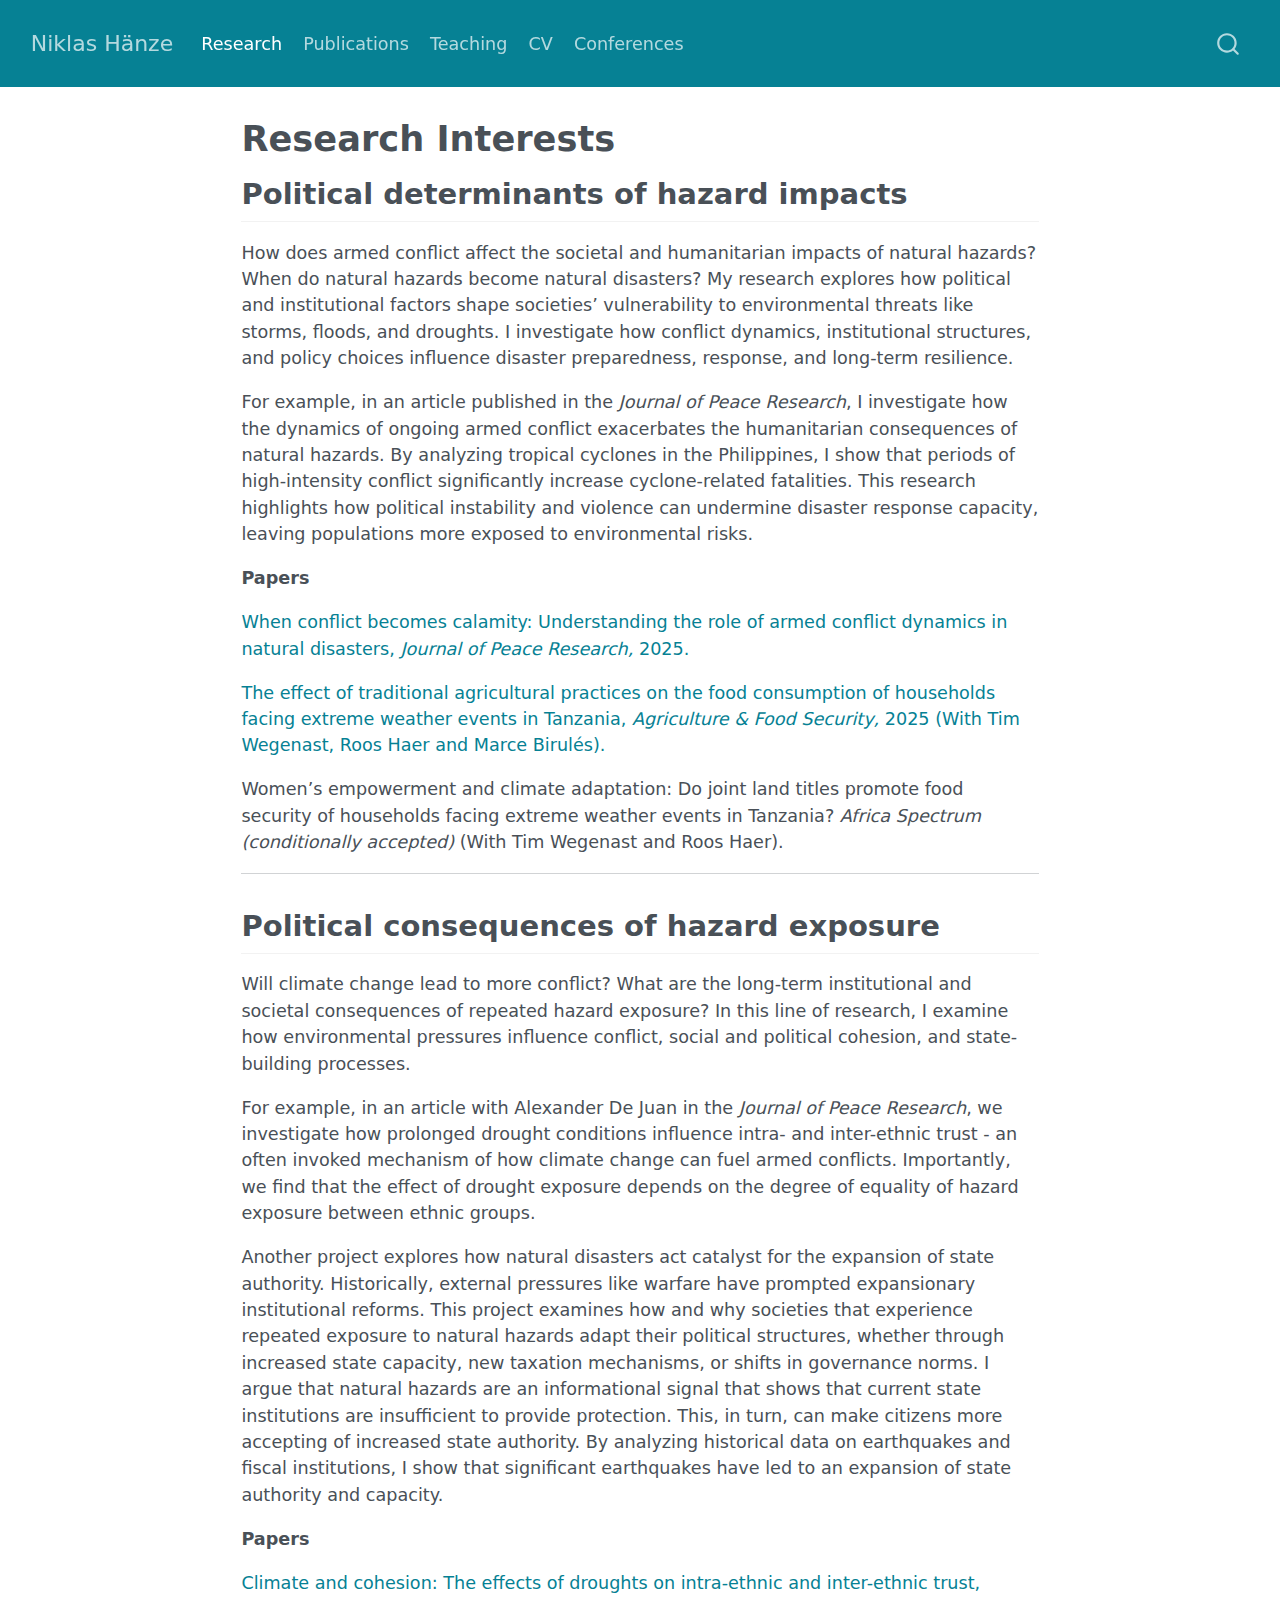
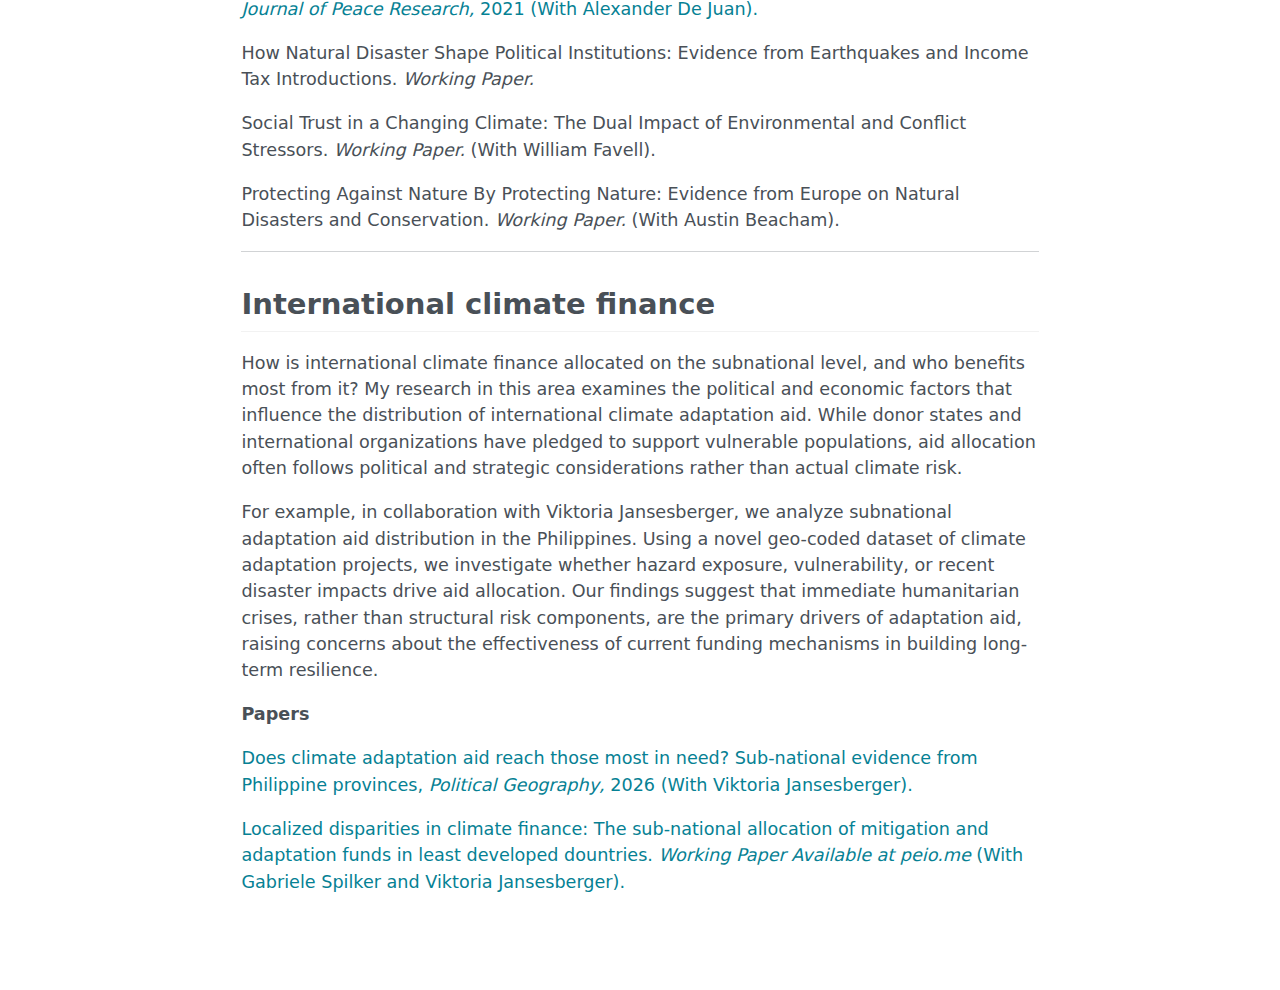
<file: docs/projects/index.html>
<!DOCTYPE html>
<html xmlns="http://www.w3.org/1999/xhtml" lang="en" xml:lang="en"><head>

<meta charset="utf-8">
<meta name="generator" content="quarto-1.4.550">

<meta name="viewport" content="width=device-width, initial-scale=1.0, user-scalable=yes">


<title>Niklas Hänze - Research Interests</title>
<style>
code{white-space: pre-wrap;}
span.smallcaps{font-variant: small-caps;}
div.columns{display: flex; gap: min(4vw, 1.5em);}
div.column{flex: auto; overflow-x: auto;}
div.hanging-indent{margin-left: 1.5em; text-indent: -1.5em;}
ul.task-list{list-style: none;}
ul.task-list li input[type="checkbox"] {
  width: 0.8em;
  margin: 0 0.8em 0.2em -1em; /* quarto-specific, see https://github.com/quarto-dev/quarto-cli/issues/4556 */ 
  vertical-align: middle;
}
</style>


<script src="../site_libs/quarto-nav/quarto-nav.js"></script>
<script src="../site_libs/clipboard/clipboard.min.js"></script>
<script src="../site_libs/quarto-search/autocomplete.umd.js"></script>
<script src="../site_libs/quarto-search/fuse.min.js"></script>
<script src="../site_libs/quarto-search/quarto-search.js"></script>
<meta name="quarto:offset" content="../">
<script src="../site_libs/quarto-html/quarto.js"></script>
<script src="../site_libs/quarto-html/popper.min.js"></script>
<script src="../site_libs/quarto-html/tippy.umd.min.js"></script>
<script src="../site_libs/quarto-html/anchor.min.js"></script>
<link href="../site_libs/quarto-html/tippy.css" rel="stylesheet">
<link href="../site_libs/quarto-html/quarto-syntax-highlighting.css" rel="stylesheet" id="quarto-text-highlighting-styles">
<script src="../site_libs/bootstrap/bootstrap.min.js"></script>
<link href="../site_libs/bootstrap/bootstrap-icons.css" rel="stylesheet">
<link href="../site_libs/bootstrap/bootstrap.min.css" rel="stylesheet" id="quarto-bootstrap" data-mode="light">
<script id="quarto-search-options" type="application/json">{
  "location": "navbar",
  "copy-button": false,
  "collapse-after": 3,
  "panel-placement": "end",
  "type": "overlay",
  "limit": 50,
  "keyboard-shortcut": [
    "f",
    "/",
    "s"
  ],
  "show-item-context": false,
  "language": {
    "search-no-results-text": "No results",
    "search-matching-documents-text": "matching documents",
    "search-copy-link-title": "Copy link to search",
    "search-hide-matches-text": "Hide additional matches",
    "search-more-match-text": "more match in this document",
    "search-more-matches-text": "more matches in this document",
    "search-clear-button-title": "Clear",
    "search-text-placeholder": "",
    "search-detached-cancel-button-title": "Cancel",
    "search-submit-button-title": "Submit",
    "search-label": "Search"
  }
}</script>


</head>

<body class="nav-fixed fullcontent">

<div id="quarto-search-results"></div>
  <header id="quarto-header" class="headroom fixed-top">
    <nav class="navbar navbar-expand-lg " data-bs-theme="dark">
      <div class="navbar-container container-fluid">
      <div class="navbar-brand-container mx-auto">
    <a class="navbar-brand" href="../index.html">
    <span class="navbar-title">Niklas Hänze</span>
    </a>
  </div>
            <div id="quarto-search" class="" title="Search"></div>
          <button class="navbar-toggler" type="button" data-bs-toggle="collapse" data-bs-target="#navbarCollapse" aria-controls="navbarCollapse" aria-expanded="false" aria-label="Toggle navigation" onclick="if (window.quartoToggleHeadroom) { window.quartoToggleHeadroom(); }">
  <span class="navbar-toggler-icon"></span>
</button>
          <div class="collapse navbar-collapse" id="navbarCollapse">
            <ul class="navbar-nav navbar-nav-scroll me-auto">
  <li class="nav-item">
    <a class="nav-link active" href="../projects/index.html" aria-current="page"> 
<span class="menu-text">Research</span></a>
  </li>  
  <li class="nav-item">
    <a class="nav-link" href="../publications/index.html"> 
<span class="menu-text">Publications</span></a>
  </li>  
  <li class="nav-item">
    <a class="nav-link" href="../teaching/index.html"> 
<span class="menu-text">Teaching</span></a>
  </li>  
  <li class="nav-item">
    <a class="nav-link" href="../cv/index.html"> 
<span class="menu-text">CV</span></a>
  </li>  
  <li class="nav-item">
    <a class="nav-link" href="../conferences/index.html"> 
<span class="menu-text">Conferences</span></a>
  </li>  
</ul>
          </div> <!-- /navcollapse -->
          <div class="quarto-navbar-tools">
</div>
      </div> <!-- /container-fluid -->
    </nav>
</header>
<!-- content -->
<div id="quarto-content" class="quarto-container page-columns page-rows-contents page-layout-article page-navbar">
<!-- sidebar -->
<!-- margin-sidebar -->
    
<!-- main -->
<main class="content" id="quarto-document-content">

<header id="title-block-header" class="quarto-title-block default">
<div class="quarto-title">
<h1 class="title">Research Interests</h1>
</div>



<div class="quarto-title-meta">

    
  
    
  </div>
  


</header>


<section id="political-determinants-of-hazard-impacts" class="level2">
<h2 class="anchored" data-anchor-id="political-determinants-of-hazard-impacts">Political determinants of hazard impacts</h2>
<p>How does armed conflict affect the societal and humanitarian impacts of natural hazards? When do natural hazards become natural disasters? My research explores how political and institutional factors shape societies’ vulnerability to environmental threats like storms, floods, and droughts. I investigate how conflict dynamics, institutional structures, and policy choices influence disaster preparedness, response, and long-term resilience.</p>
<p>For example, in an article published in the <i> Journal of Peace Research</i>, I investigate how the dynamics of ongoing armed conflict exacerbates the humanitarian consequences of natural hazards. By analyzing tropical cyclones in the Philippines, I show that periods of high-intensity conflict significantly increase cyclone-related fatalities. This research highlights how political instability and violence can undermine disaster response capacity, leaving populations more exposed to environmental risks.</p>
<p><b>Papers</b></p>
<p><a href="https://journals.sagepub.com/doi/full/10.1177/00223433241265028" target="_blank">When conflict becomes calamity: Understanding the role of armed conflict dynamics in natural disasters, <i> Journal of Peace Research, </i> 2025.</a><br></p>
<p><a href="https://doi.org/10.1186/s40066-024-00512-1" target="_blank">The effect of traditional agricultural practices on the food consumption of households facing extreme weather events in Tanzania, <i> Agriculture &amp; Food Security, </i> 2025 (With Tim Wegenast, Roos Haer and Marce Birulés).</a><br></p>
<p><a> Women’s empowerment and climate adaptation: Do joint land titles promote food security of households facing extreme weather events in Tanzania? <i> Africa Spectrum (conditionally accepted) </i> (With Tim Wegenast and Roos Haer).</a></p>
<hr>
</section>
<section id="political-consequences-of-hazard-exposure" class="level2">
<h2 class="anchored" data-anchor-id="political-consequences-of-hazard-exposure">Political consequences of hazard exposure</h2>
<p>Will climate change lead to more conflict? What are the long-term institutional and societal consequences of repeated hazard exposure? In this line of research, I examine how environmental pressures influence conflict, social and political cohesion, and state-building processes.</p>
<p>For example, in an article with Alexander De Juan in the <i> Journal of Peace Research</i>, we investigate how prolonged drought conditions influence intra- and inter-ethnic trust - an often invoked mechanism of how climate change can fuel armed conflicts. Importantly, we find that the effect of drought exposure depends on the degree of equality of hazard exposure between ethnic groups.</p>
<p>Another project explores how natural disasters act catalyst for the expansion of state authority. Historically, external pressures like warfare have prompted expansionary institutional reforms. This project examines how and why societies that experience repeated exposure to natural hazards adapt their political structures, whether through increased state capacity, new taxation mechanisms, or shifts in governance norms. I argue that natural hazards are an informational signal that shows that current state institutions are insufficient to provide protection. This, in turn, can make citizens more accepting of increased state authority. By analyzing historical data on earthquakes and fiscal institutions, I show that significant earthquakes have led to an expansion of state authority and capacity.</p>
<p><b>Papers</b></p>
<p><a href="https://doi.org/10.1177/0022343320974096" target="_blank">Climate and cohesion: The effects of droughts on intra-ethnic and inter-ethnic trust, <i> Journal of Peace Research, </i> 2021 (With Alexander De Juan). </a><br></p>
<p><a> How Natural Disaster Shape Political Institutions: Evidence from Earthquakes and Income Tax Introductions. <i> Working Paper.</i> </a></p>
<p><a> Social Trust in a Changing Climate: The Dual Impact of Environmental and Conflict Stressors. <i> Working Paper.</i> (With William Favell).</a></p>
<p><a> Protecting Against Nature By Protecting Nature: Evidence from Europe on Natural Disasters and Conservation. <i> Working Paper.</i> (With Austin Beacham).</a></p>
<hr>
</section>
<section id="international-climate-finance" class="level2">
<h2 class="anchored" data-anchor-id="international-climate-finance">International climate finance</h2>
<p>How is international climate finance allocated on the subnational level, and who benefits most from it? My research in this area examines the political and economic factors that influence the distribution of international climate adaptation aid. While donor states and international organizations have pledged to support vulnerable populations, aid allocation often follows political and strategic considerations rather than actual climate risk.</p>
<p>For example, in collaboration with Viktoria Jansesberger, we analyze subnational adaptation aid distribution in the Philippines. Using a novel geo-coded dataset of climate adaptation projects, we investigate whether hazard exposure, vulnerability, or recent disaster impacts drive aid allocation. Our findings suggest that immediate humanitarian crises, rather than structural risk components, are the primary drivers of adaptation aid, raising concerns about the effectiveness of current funding mechanisms in building long-term resilience.</p>
<p><b>Papers</b></p>
<p><a href="https://doi.org/10.1016/j.polgeo.2025.103450" target="_blank">Does climate adaptation aid reach those most in need? Sub-national evidence from Philippine provinces, <i> Political Geography, </i> 2026 (With Viktoria Jansesberger). </a><br></p>
<p><a href="https://www.peio.me/wp-content/uploads/PEIO18/submission_55.pdf" target="_blank">Localized disparities in climate finance: The sub-national allocation of mitigation and adaptation funds in least developed dountries. <i> Working Paper Available at peio.me </i> (With Gabriele Spilker and Viktoria Jansesberger). </a></p>


</section>

</main> <!-- /main -->
<script id="quarto-html-after-body" type="application/javascript">
window.document.addEventListener("DOMContentLoaded", function (event) {
  const toggleBodyColorMode = (bsSheetEl) => {
    const mode = bsSheetEl.getAttribute("data-mode");
    const bodyEl = window.document.querySelector("body");
    if (mode === "dark") {
      bodyEl.classList.add("quarto-dark");
      bodyEl.classList.remove("quarto-light");
    } else {
      bodyEl.classList.add("quarto-light");
      bodyEl.classList.remove("quarto-dark");
    }
  }
  const toggleBodyColorPrimary = () => {
    const bsSheetEl = window.document.querySelector("link#quarto-bootstrap");
    if (bsSheetEl) {
      toggleBodyColorMode(bsSheetEl);
    }
  }
  toggleBodyColorPrimary();  
  const icon = "";
  const anchorJS = new window.AnchorJS();
  anchorJS.options = {
    placement: 'right',
    icon: icon
  };
  anchorJS.add('.anchored');
  const isCodeAnnotation = (el) => {
    for (const clz of el.classList) {
      if (clz.startsWith('code-annotation-')) {                     
        return true;
      }
    }
    return false;
  }
  const clipboard = new window.ClipboardJS('.code-copy-button', {
    text: function(trigger) {
      const codeEl = trigger.previousElementSibling.cloneNode(true);
      for (const childEl of codeEl.children) {
        if (isCodeAnnotation(childEl)) {
          childEl.remove();
        }
      }
      return codeEl.innerText;
    }
  });
  clipboard.on('success', function(e) {
    // button target
    const button = e.trigger;
    // don't keep focus
    button.blur();
    // flash "checked"
    button.classList.add('code-copy-button-checked');
    var currentTitle = button.getAttribute("title");
    button.setAttribute("title", "Copied!");
    let tooltip;
    if (window.bootstrap) {
      button.setAttribute("data-bs-toggle", "tooltip");
      button.setAttribute("data-bs-placement", "left");
      button.setAttribute("data-bs-title", "Copied!");
      tooltip = new bootstrap.Tooltip(button, 
        { trigger: "manual", 
          customClass: "code-copy-button-tooltip",
          offset: [0, -8]});
      tooltip.show();    
    }
    setTimeout(function() {
      if (tooltip) {
        tooltip.hide();
        button.removeAttribute("data-bs-title");
        button.removeAttribute("data-bs-toggle");
        button.removeAttribute("data-bs-placement");
      }
      button.setAttribute("title", currentTitle);
      button.classList.remove('code-copy-button-checked');
    }, 1000);
    // clear code selection
    e.clearSelection();
  });
    var localhostRegex = new RegExp(/^(?:http|https):\/\/localhost\:?[0-9]*\//);
    var mailtoRegex = new RegExp(/^mailto:/);
      var filterRegex = new RegExp('/' + window.location.host + '/');
    var isInternal = (href) => {
        return filterRegex.test(href) || localhostRegex.test(href) || mailtoRegex.test(href);
    }
    // Inspect non-navigation links and adorn them if external
 	var links = window.document.querySelectorAll('a[href]:not(.nav-link):not(.navbar-brand):not(.toc-action):not(.sidebar-link):not(.sidebar-item-toggle):not(.pagination-link):not(.no-external):not([aria-hidden]):not(.dropdown-item):not(.quarto-navigation-tool)');
    for (var i=0; i<links.length; i++) {
      const link = links[i];
      if (!isInternal(link.href)) {
          // target, if specified
          link.setAttribute("target", "_blank");
          if (link.getAttribute("rel") === null) {
            link.setAttribute("rel", "noopener");
          }
      }
    }
  function tippyHover(el, contentFn, onTriggerFn, onUntriggerFn) {
    const config = {
      allowHTML: true,
      maxWidth: 500,
      delay: 100,
      arrow: false,
      appendTo: function(el) {
          return el.parentElement;
      },
      interactive: true,
      interactiveBorder: 10,
      theme: 'quarto',
      placement: 'bottom-start',
    };
    if (contentFn) {
      config.content = contentFn;
    }
    if (onTriggerFn) {
      config.onTrigger = onTriggerFn;
    }
    if (onUntriggerFn) {
      config.onUntrigger = onUntriggerFn;
    }
    window.tippy(el, config); 
  }
  const noterefs = window.document.querySelectorAll('a[role="doc-noteref"]');
  for (var i=0; i<noterefs.length; i++) {
    const ref = noterefs[i];
    tippyHover(ref, function() {
      // use id or data attribute instead here
      let href = ref.getAttribute('data-footnote-href') || ref.getAttribute('href');
      try { href = new URL(href).hash; } catch {}
      const id = href.replace(/^#\/?/, "");
      const note = window.document.getElementById(id);
      return note.innerHTML;
    });
  }
  const xrefs = window.document.querySelectorAll('a.quarto-xref');
  const processXRef = (id, note) => {
    // Strip column container classes
    const stripColumnClz = (el) => {
      el.classList.remove("page-full", "page-columns");
      if (el.children) {
        for (const child of el.children) {
          stripColumnClz(child);
        }
      }
    }
    stripColumnClz(note)
    if (id === null || id.startsWith('sec-')) {
      // Special case sections, only their first couple elements
      const container = document.createElement("div");
      if (note.children && note.children.length > 2) {
        container.appendChild(note.children[0].cloneNode(true));
        for (let i = 1; i < note.children.length; i++) {
          const child = note.children[i];
          if (child.tagName === "P" && child.innerText === "") {
            continue;
          } else {
            container.appendChild(child.cloneNode(true));
            break;
          }
        }
        if (window.Quarto?.typesetMath) {
          window.Quarto.typesetMath(container);
        }
        return container.innerHTML
      } else {
        if (window.Quarto?.typesetMath) {
          window.Quarto.typesetMath(note);
        }
        return note.innerHTML;
      }
    } else {
      // Remove any anchor links if they are present
      const anchorLink = note.querySelector('a.anchorjs-link');
      if (anchorLink) {
        anchorLink.remove();
      }
      if (window.Quarto?.typesetMath) {
        window.Quarto.typesetMath(note);
      }
      // TODO in 1.5, we should make sure this works without a callout special case
      if (note.classList.contains("callout")) {
        return note.outerHTML;
      } else {
        return note.innerHTML;
      }
    }
  }
  for (var i=0; i<xrefs.length; i++) {
    const xref = xrefs[i];
    tippyHover(xref, undefined, function(instance) {
      instance.disable();
      let url = xref.getAttribute('href');
      let hash = undefined; 
      if (url.startsWith('#')) {
        hash = url;
      } else {
        try { hash = new URL(url).hash; } catch {}
      }
      if (hash) {
        const id = hash.replace(/^#\/?/, "");
        const note = window.document.getElementById(id);
        if (note !== null) {
          try {
            const html = processXRef(id, note.cloneNode(true));
            instance.setContent(html);
          } finally {
            instance.enable();
            instance.show();
          }
        } else {
          // See if we can fetch this
          fetch(url.split('#')[0])
          .then(res => res.text())
          .then(html => {
            const parser = new DOMParser();
            const htmlDoc = parser.parseFromString(html, "text/html");
            const note = htmlDoc.getElementById(id);
            if (note !== null) {
              const html = processXRef(id, note);
              instance.setContent(html);
            } 
          }).finally(() => {
            instance.enable();
            instance.show();
          });
        }
      } else {
        // See if we can fetch a full url (with no hash to target)
        // This is a special case and we should probably do some content thinning / targeting
        fetch(url)
        .then(res => res.text())
        .then(html => {
          const parser = new DOMParser();
          const htmlDoc = parser.parseFromString(html, "text/html");
          const note = htmlDoc.querySelector('main.content');
          if (note !== null) {
            // This should only happen for chapter cross references
            // (since there is no id in the URL)
            // remove the first header
            if (note.children.length > 0 && note.children[0].tagName === "HEADER") {
              note.children[0].remove();
            }
            const html = processXRef(null, note);
            instance.setContent(html);
          } 
        }).finally(() => {
          instance.enable();
          instance.show();
        });
      }
    }, function(instance) {
    });
  }
      let selectedAnnoteEl;
      const selectorForAnnotation = ( cell, annotation) => {
        let cellAttr = 'data-code-cell="' + cell + '"';
        let lineAttr = 'data-code-annotation="' +  annotation + '"';
        const selector = 'span[' + cellAttr + '][' + lineAttr + ']';
        return selector;
      }
      const selectCodeLines = (annoteEl) => {
        const doc = window.document;
        const targetCell = annoteEl.getAttribute("data-target-cell");
        const targetAnnotation = annoteEl.getAttribute("data-target-annotation");
        const annoteSpan = window.document.querySelector(selectorForAnnotation(targetCell, targetAnnotation));
        const lines = annoteSpan.getAttribute("data-code-lines").split(",");
        const lineIds = lines.map((line) => {
          return targetCell + "-" + line;
        })
        let top = null;
        let height = null;
        let parent = null;
        if (lineIds.length > 0) {
            //compute the position of the single el (top and bottom and make a div)
            const el = window.document.getElementById(lineIds[0]);
            top = el.offsetTop;
            height = el.offsetHeight;
            parent = el.parentElement.parentElement;
          if (lineIds.length > 1) {
            const lastEl = window.document.getElementById(lineIds[lineIds.length - 1]);
            const bottom = lastEl.offsetTop + lastEl.offsetHeight;
            height = bottom - top;
          }
          if (top !== null && height !== null && parent !== null) {
            // cook up a div (if necessary) and position it 
            let div = window.document.getElementById("code-annotation-line-highlight");
            if (div === null) {
              div = window.document.createElement("div");
              div.setAttribute("id", "code-annotation-line-highlight");
              div.style.position = 'absolute';
              parent.appendChild(div);
            }
            div.style.top = top - 2 + "px";
            div.style.height = height + 4 + "px";
            div.style.left = 0;
            let gutterDiv = window.document.getElementById("code-annotation-line-highlight-gutter");
            if (gutterDiv === null) {
              gutterDiv = window.document.createElement("div");
              gutterDiv.setAttribute("id", "code-annotation-line-highlight-gutter");
              gutterDiv.style.position = 'absolute';
              const codeCell = window.document.getElementById(targetCell);
              const gutter = codeCell.querySelector('.code-annotation-gutter');
              gutter.appendChild(gutterDiv);
            }
            gutterDiv.style.top = top - 2 + "px";
            gutterDiv.style.height = height + 4 + "px";
          }
          selectedAnnoteEl = annoteEl;
        }
      };
      const unselectCodeLines = () => {
        const elementsIds = ["code-annotation-line-highlight", "code-annotation-line-highlight-gutter"];
        elementsIds.forEach((elId) => {
          const div = window.document.getElementById(elId);
          if (div) {
            div.remove();
          }
        });
        selectedAnnoteEl = undefined;
      };
        // Handle positioning of the toggle
    window.addEventListener(
      "resize",
      throttle(() => {
        elRect = undefined;
        if (selectedAnnoteEl) {
          selectCodeLines(selectedAnnoteEl);
        }
      }, 10)
    );
    function throttle(fn, ms) {
    let throttle = false;
    let timer;
      return (...args) => {
        if(!throttle) { // first call gets through
            fn.apply(this, args);
            throttle = true;
        } else { // all the others get throttled
            if(timer) clearTimeout(timer); // cancel #2
            timer = setTimeout(() => {
              fn.apply(this, args);
              timer = throttle = false;
            }, ms);
        }
      };
    }
      // Attach click handler to the DT
      const annoteDls = window.document.querySelectorAll('dt[data-target-cell]');
      for (const annoteDlNode of annoteDls) {
        annoteDlNode.addEventListener('click', (event) => {
          const clickedEl = event.target;
          if (clickedEl !== selectedAnnoteEl) {
            unselectCodeLines();
            const activeEl = window.document.querySelector('dt[data-target-cell].code-annotation-active');
            if (activeEl) {
              activeEl.classList.remove('code-annotation-active');
            }
            selectCodeLines(clickedEl);
            clickedEl.classList.add('code-annotation-active');
          } else {
            // Unselect the line
            unselectCodeLines();
            clickedEl.classList.remove('code-annotation-active');
          }
        });
      }
  const findCites = (el) => {
    const parentEl = el.parentElement;
    if (parentEl) {
      const cites = parentEl.dataset.cites;
      if (cites) {
        return {
          el,
          cites: cites.split(' ')
        };
      } else {
        return findCites(el.parentElement)
      }
    } else {
      return undefined;
    }
  };
  var bibliorefs = window.document.querySelectorAll('a[role="doc-biblioref"]');
  for (var i=0; i<bibliorefs.length; i++) {
    const ref = bibliorefs[i];
    const citeInfo = findCites(ref);
    if (citeInfo) {
      tippyHover(citeInfo.el, function() {
        var popup = window.document.createElement('div');
        citeInfo.cites.forEach(function(cite) {
          var citeDiv = window.document.createElement('div');
          citeDiv.classList.add('hanging-indent');
          citeDiv.classList.add('csl-entry');
          var biblioDiv = window.document.getElementById('ref-' + cite);
          if (biblioDiv) {
            citeDiv.innerHTML = biblioDiv.innerHTML;
          }
          popup.appendChild(citeDiv);
        });
        return popup.innerHTML;
      });
    }
  }
});
</script>
</div> <!-- /content -->




</body></html>
</file>
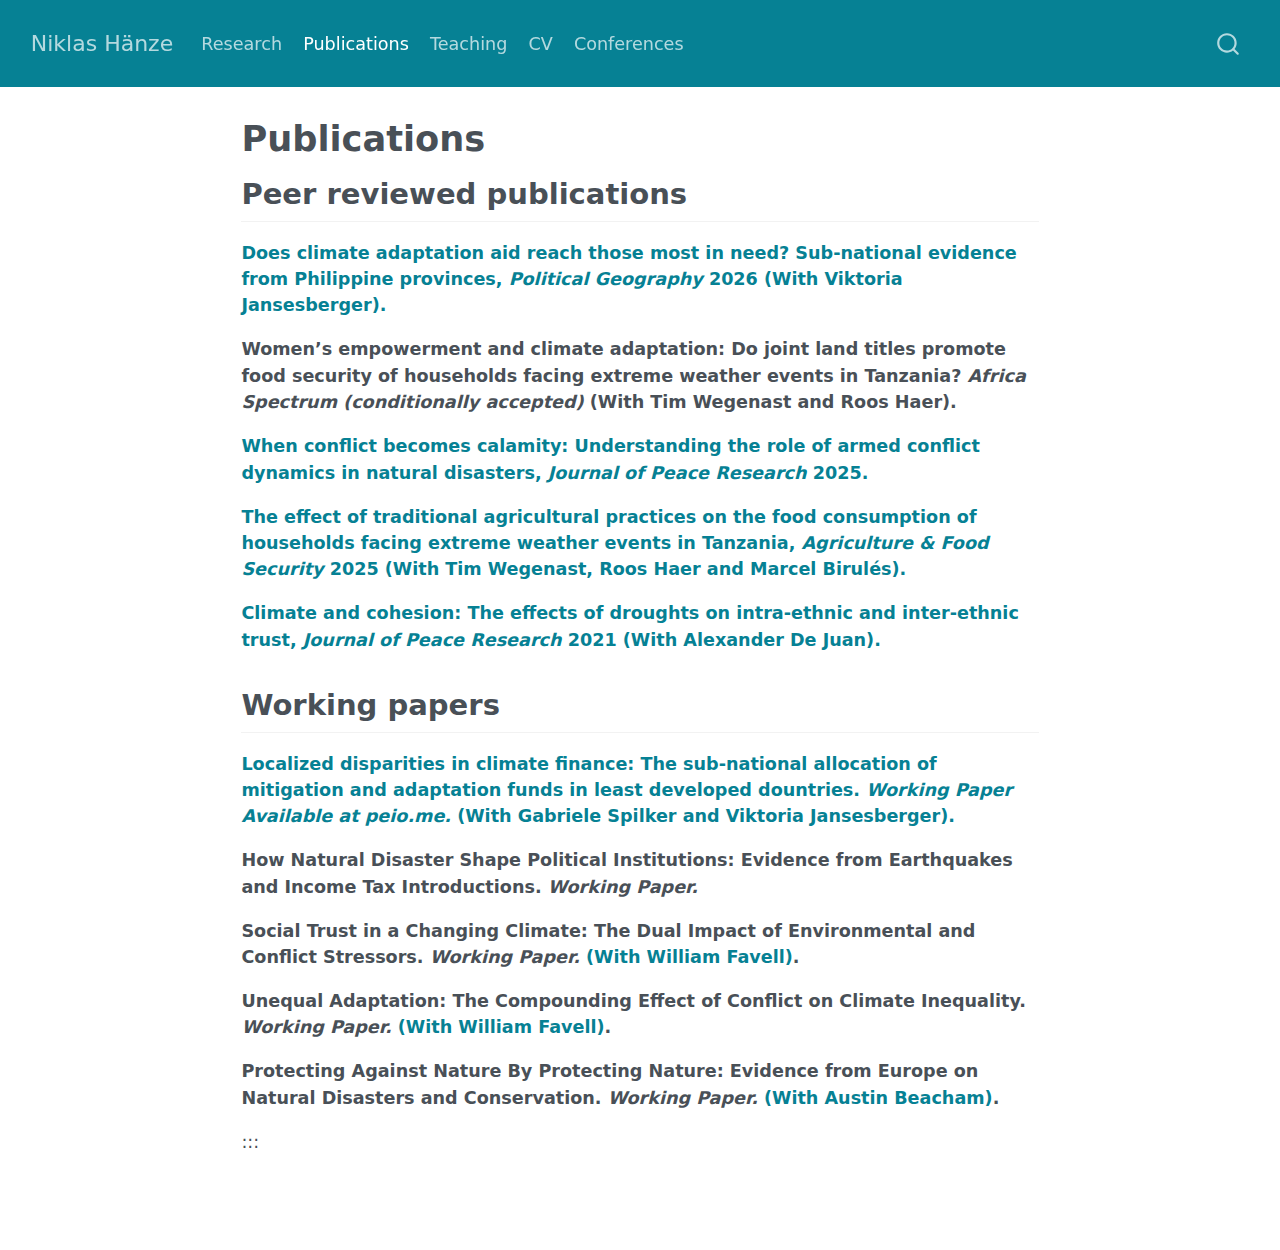
<file: docs/publications/index.html>
<!DOCTYPE html>
<html xmlns="http://www.w3.org/1999/xhtml" lang="en" xml:lang="en"><head>

<meta charset="utf-8">
<meta name="generator" content="quarto-1.4.550">

<meta name="viewport" content="width=device-width, initial-scale=1.0, user-scalable=yes">


<title>Niklas Hänze - Publications</title>
<style>
code{white-space: pre-wrap;}
span.smallcaps{font-variant: small-caps;}
div.columns{display: flex; gap: min(4vw, 1.5em);}
div.column{flex: auto; overflow-x: auto;}
div.hanging-indent{margin-left: 1.5em; text-indent: -1.5em;}
ul.task-list{list-style: none;}
ul.task-list li input[type="checkbox"] {
  width: 0.8em;
  margin: 0 0.8em 0.2em -1em; /* quarto-specific, see https://github.com/quarto-dev/quarto-cli/issues/4556 */ 
  vertical-align: middle;
}
</style>


<script src="../site_libs/quarto-nav/quarto-nav.js"></script>
<script src="../site_libs/clipboard/clipboard.min.js"></script>
<script src="../site_libs/quarto-search/autocomplete.umd.js"></script>
<script src="../site_libs/quarto-search/fuse.min.js"></script>
<script src="../site_libs/quarto-search/quarto-search.js"></script>
<meta name="quarto:offset" content="../">
<script src="../site_libs/quarto-html/quarto.js"></script>
<script src="../site_libs/quarto-html/popper.min.js"></script>
<script src="../site_libs/quarto-html/tippy.umd.min.js"></script>
<script src="../site_libs/quarto-html/anchor.min.js"></script>
<link href="../site_libs/quarto-html/tippy.css" rel="stylesheet">
<link href="../site_libs/quarto-html/quarto-syntax-highlighting.css" rel="stylesheet" id="quarto-text-highlighting-styles">
<script src="../site_libs/bootstrap/bootstrap.min.js"></script>
<link href="../site_libs/bootstrap/bootstrap-icons.css" rel="stylesheet">
<link href="../site_libs/bootstrap/bootstrap.min.css" rel="stylesheet" id="quarto-bootstrap" data-mode="light">
<script id="quarto-search-options" type="application/json">{
  "location": "navbar",
  "copy-button": false,
  "collapse-after": 3,
  "panel-placement": "end",
  "type": "overlay",
  "limit": 50,
  "keyboard-shortcut": [
    "f",
    "/",
    "s"
  ],
  "show-item-context": false,
  "language": {
    "search-no-results-text": "No results",
    "search-matching-documents-text": "matching documents",
    "search-copy-link-title": "Copy link to search",
    "search-hide-matches-text": "Hide additional matches",
    "search-more-match-text": "more match in this document",
    "search-more-matches-text": "more matches in this document",
    "search-clear-button-title": "Clear",
    "search-text-placeholder": "",
    "search-detached-cancel-button-title": "Cancel",
    "search-submit-button-title": "Submit",
    "search-label": "Search"
  }
}</script>


</head>

<body class="nav-fixed fullcontent">

<div id="quarto-search-results"></div>
  <header id="quarto-header" class="headroom fixed-top">
    <nav class="navbar navbar-expand-lg " data-bs-theme="dark">
      <div class="navbar-container container-fluid">
      <div class="navbar-brand-container mx-auto">
    <a class="navbar-brand" href="../index.html">
    <span class="navbar-title">Niklas Hänze</span>
    </a>
  </div>
            <div id="quarto-search" class="" title="Search"></div>
          <button class="navbar-toggler" type="button" data-bs-toggle="collapse" data-bs-target="#navbarCollapse" aria-controls="navbarCollapse" aria-expanded="false" aria-label="Toggle navigation" onclick="if (window.quartoToggleHeadroom) { window.quartoToggleHeadroom(); }">
  <span class="navbar-toggler-icon"></span>
</button>
          <div class="collapse navbar-collapse" id="navbarCollapse">
            <ul class="navbar-nav navbar-nav-scroll me-auto">
  <li class="nav-item">
    <a class="nav-link" href="../projects/index.html"> 
<span class="menu-text">Research</span></a>
  </li>  
  <li class="nav-item">
    <a class="nav-link active" href="../publications/index.html" aria-current="page"> 
<span class="menu-text">Publications</span></a>
  </li>  
  <li class="nav-item">
    <a class="nav-link" href="../teaching/index.html"> 
<span class="menu-text">Teaching</span></a>
  </li>  
  <li class="nav-item">
    <a class="nav-link" href="../cv/index.html"> 
<span class="menu-text">CV</span></a>
  </li>  
  <li class="nav-item">
    <a class="nav-link" href="../conferences/index.html"> 
<span class="menu-text">Conferences</span></a>
  </li>  
</ul>
          </div> <!-- /navcollapse -->
          <div class="quarto-navbar-tools">
</div>
      </div> <!-- /container-fluid -->
    </nav>
</header>
<!-- content -->
<div id="quarto-content" class="quarto-container page-columns page-rows-contents page-layout-article page-navbar">
<!-- sidebar -->
<!-- margin-sidebar -->
    
<!-- main -->
<main class="content" id="quarto-document-content">

<header id="title-block-header" class="quarto-title-block default">
<div class="quarto-title">
<h1 class="title">Publications</h1>
</div>



<div class="quarto-title-meta">

    
  
    
  </div>
  


</header>


<!-- ## Publications and working papers> -->
<section id="peer-reviewed-publications" class="level2">
<h2 class="anchored" data-anchor-id="peer-reviewed-publications">Peer reviewed publications</h2>
<p><b> <a href="https://doi.org/10.1016/j.polgeo.2025.103450" target="_blank">Does climate adaptation aid reach those most in need? Sub-national evidence from Philippine provinces, <i> Political Geography </i> 2026 (With Viktoria Jansesberger). </a><br> </b></p>
<p><b> Women’s empowerment and climate adaptation: Do joint land titles promote food security of households facing extreme weather events in Tanzania? <i> Africa Spectrum (conditionally accepted) </i> (With Tim Wegenast and Roos Haer).</b></p>
<p><b> <a href="https://journals.sagepub.com/doi/full/10.1177/00223433241265028" target="_blank">When conflict becomes calamity: Understanding the role of armed conflict dynamics in natural disasters, <i> Journal of Peace Research </i> 2025.</a><br> </b></p>
<p><b> <a href="https://doi.org/10.1186/s40066-024-00512-1" target="_blank">The effect of traditional agricultural practices on the food consumption of households facing extreme weather events in Tanzania, <i> Agriculture &amp; Food Security </i> 2025 (With Tim Wegenast, Roos Haer and Marcel Birulés).</a><br> </b></p>
<p><b> <a href="https://doi.org/10.1177/0022343320974096" target="_blank">Climate and cohesion: The effects of droughts on intra-ethnic and inter-ethnic trust, <i> Journal of Peace Research</i> 2021 (With Alexander De Juan). </a><br> </b></p>
</section>
<section id="working-papers" class="level2">
<h2 class="anchored" data-anchor-id="working-papers">Working papers</h2>
<p><b> <a href="https://www.peio.me/wp-content/uploads/PEIO18/submission_55.pdf" target="_blank">Localized disparities in climate finance: The sub-national allocation of mitigation and adaptation funds in least developed dountries. <i> Working Paper Available at peio.me.</i> (With Gabriele Spilker and Viktoria Jansesberger). </a> <br> </b></p>
<p><b> How Natural Disaster Shape Political Institutions: Evidence from Earthquakes and Income Tax Introductions. <i> Working Paper.</i> </b></p>
<p><b> Social Trust in a Changing Climate: The Dual Impact of Environmental and Conflict Stressors. <i> Working Paper.</i> <a href="https://williamfavell.com/">(With William Favell)</a>.</b></p>
<p><b> Unequal Adaptation: The Compounding Effect of Conflict on Climate Inequality. <i> Working Paper.</i> <a href="https://williamfavell.com/">(With William Favell)</a>.</b></p>
<p><b> Protecting Against Nature By Protecting Nature: Evidence from Europe on Natural Disasters and Conservation. <i> Working Paper. </i><a href="https://www.austinbeacham.com/">(With Austin Beacham)</a>.</b></p>
<!-- ---- -->
<!-- <b> <a href="https://journals.sagepub.com/doi/full/10.1177/00223433241265028" target="_blank">When conflict becomes calamity: Understanding the role of armed conflict dynamics in natural disasters. <i> Journal of Peace Research </i> 2024.</a><br> </b> -->
<!-- Abstract: Can armed conflict amplify the societal impacts and humanitarian consequences of natural hazards? Given that these hazards affect millions of people worldwide and that climate change is expected to increase the frequency and intensity of extreme weather events, it is paramount that we advance our understanding of what makes societies vulnerable to these hazards. Existing research has focused mainly on political violence as a consequence of natural hazard-related disasters but has neglected that conflict can also be an underlying factor that shapes the impact of these events. Consequently, we know little about whether and how exposure to violent armed conflict increases vulnerability to natural hazards. This study argues that the local dynamics of conflict can have a significant effect on vulnerability and empirically investigates how periods of high-intensity conflict can affect the humanitarian consequences of natural hazards in the context of tropical cyclones in the Philippines. By combining data on physical storm exposure with highly detailed subnational data on disaster fatalities and conflict events, the empirical analysis allows the identification of the independent effect of conflict on hazard impacts. Results show that local periods of high-intensity conflict significantly increase the humanitarian consequences of natural hazards. These results have important implications for research investigating the impacts of disasters on peace and conflict, as they show that the consequences of natural disasters depend fundamentally on pre-existing conflict dynamics. -->
<!-- <b> <a href="https://doi.org/10.1177/0022343320974096" target="_blank">Climate and cohesion: The effects of droughts on intra-ethnic and inter-ethnic trust, <i> Journal of Peace Research</i> 2021 (With Alexander De Juan). </a><br> </b> -->
<!-- Abstract: While a large body of research has highlighted the conflict-inducing effects of climate change, we still know very little about the mechanisms linking environmental conditions to violent conflict. This article investigates the plausibility of a prominent channel according to which scarcity of natural resources can foster violent conflict through deteriorating intergroup relations. In addition to assessing the direct effects of adverse environmental conditions on intra-ethnic and inter-ethnic trust, we suggest a conditional argument on the role of horizontal inequality of hazard exposure. Environmental hazards are ‘unequal’ if they systematically affect ethnic groups differently. While inequality may reinforce intra-ethnic ties and out-group suspicion, equal hazard exposure may create a sense of unity among diverse victims in their collective struggle to cope with harsh environmental conditions. We test these arguments in the context of the severe drought periods that affected most East African countries in the years 2004 and 2005. The empirical analysis combines gridded information on drought severity with geo-located survey data across six countries in the region (Afrobarometer survey 2005/2006). Our main analyses find that exposure to drought hazards correlates positively with self-reported trust within and across ethnic groups. The latter association, however, depends on the degree of intergroup equality of hazard exposure and wanes as inequality increases. Taken together, these findings indicate that if droughts increase the risk of violent conflict, they seem to do so through mechanisms other than intergroup polarization and despite their positive association with ethnic trust. This is most likely the case in contexts where there is pronounced horizontal inequality of drought hazards. -->
<!-- <b> <a href="https://doi.org/10.1186/s40066-024-00512-1" target="_blank">The effect of traditional agricultural practices on the food consumption of households facing extreme weather events in Tanzania, <i> Agriculture & Food Security </i> 2025 (With Tim Wegenast, Roos Haer and Marce Birulés).</a><br> </b> -->
<!-- Abstract: An estimated 140 million people in Africa face acute malnutrition. By impacting agricultural production, climate change is likely to further decrease food consumption, particularly in sub-Saharan African states. Against this backdrop, various actors have called for more attention to alternative farming and food systems based on traditional agricultural knowledge capable of ensuring access to sufficient, nutritious, and safe food. So far, however, we have limited systematic evidence on which traditional agricultural practices may promote the food resilience of households exposed to extreme climatic conditions. Focusing on the most prevalent traditional diversification practices in Tanzania, this study assesses the extent to which crop diversification, annual crop intercropping, crop-tree intercropping, crop-livestock integration, and the cultivation of traditional crops increase the food availability and dietary diversity of smallholders facing extreme weather events in Tanzania. -->
<!-- <b> <a href="https://www.peio.me/wp-content/uploads/PEIO17/submission_86.pdf" target="_blank">Who needs it the most: Climate risks as catalysts for climate adaptation aid allocation? <i> Working Paper</i> (With Viktoria Jansesberger). </a><br> </b> -->
<!-- Astract: Which components of climate risk drive the allocation of climate adaptation aid at the sub-national level? Despite commitments from developed nations to assist vulnerable populations adapt to climate change, little is known about how donors prioritize different dimensions of climate risk at the local level. Existing studies have primarily examined cross-national aid allocation, focusing on whether donor interests outweigh recipients’ vulnerability. However, they often fail to distinguish between hazard exposure, vulnerability, and hazard impacts and rarely analyze regional allocations. This study addresses these gaps by analyzing the provincial distribution of multilateral climate adaptation projects in the Philippines. Using a novel panel dataset combining geo-coded adaptation projects with proxies for hazard exposure, vulnerability, and hazard impacts, we identify which factors influence aid allocation. Our results show that neither hazard exposure nor vulnerability consistently predict adaptation aid. Instead, recent hazard impacts - measured by cyclone-related fatalities - are the primary driver of aid distribution. This suggests that decision-makers prioritize immediate signals of human suffering over long-term structural vulnerability. These findings raise critical concerns about whether adaptation aid effectively supports long-term climate resilience and justice, highlighting the need for more transparent and strategic allocation mechanisms. -->
<p>:::</p>


</section>

</main> <!-- /main -->
<script id="quarto-html-after-body" type="application/javascript">
window.document.addEventListener("DOMContentLoaded", function (event) {
  const toggleBodyColorMode = (bsSheetEl) => {
    const mode = bsSheetEl.getAttribute("data-mode");
    const bodyEl = window.document.querySelector("body");
    if (mode === "dark") {
      bodyEl.classList.add("quarto-dark");
      bodyEl.classList.remove("quarto-light");
    } else {
      bodyEl.classList.add("quarto-light");
      bodyEl.classList.remove("quarto-dark");
    }
  }
  const toggleBodyColorPrimary = () => {
    const bsSheetEl = window.document.querySelector("link#quarto-bootstrap");
    if (bsSheetEl) {
      toggleBodyColorMode(bsSheetEl);
    }
  }
  toggleBodyColorPrimary();  
  const icon = "";
  const anchorJS = new window.AnchorJS();
  anchorJS.options = {
    placement: 'right',
    icon: icon
  };
  anchorJS.add('.anchored');
  const isCodeAnnotation = (el) => {
    for (const clz of el.classList) {
      if (clz.startsWith('code-annotation-')) {                     
        return true;
      }
    }
    return false;
  }
  const clipboard = new window.ClipboardJS('.code-copy-button', {
    text: function(trigger) {
      const codeEl = trigger.previousElementSibling.cloneNode(true);
      for (const childEl of codeEl.children) {
        if (isCodeAnnotation(childEl)) {
          childEl.remove();
        }
      }
      return codeEl.innerText;
    }
  });
  clipboard.on('success', function(e) {
    // button target
    const button = e.trigger;
    // don't keep focus
    button.blur();
    // flash "checked"
    button.classList.add('code-copy-button-checked');
    var currentTitle = button.getAttribute("title");
    button.setAttribute("title", "Copied!");
    let tooltip;
    if (window.bootstrap) {
      button.setAttribute("data-bs-toggle", "tooltip");
      button.setAttribute("data-bs-placement", "left");
      button.setAttribute("data-bs-title", "Copied!");
      tooltip = new bootstrap.Tooltip(button, 
        { trigger: "manual", 
          customClass: "code-copy-button-tooltip",
          offset: [0, -8]});
      tooltip.show();    
    }
    setTimeout(function() {
      if (tooltip) {
        tooltip.hide();
        button.removeAttribute("data-bs-title");
        button.removeAttribute("data-bs-toggle");
        button.removeAttribute("data-bs-placement");
      }
      button.setAttribute("title", currentTitle);
      button.classList.remove('code-copy-button-checked');
    }, 1000);
    // clear code selection
    e.clearSelection();
  });
    var localhostRegex = new RegExp(/^(?:http|https):\/\/localhost\:?[0-9]*\//);
    var mailtoRegex = new RegExp(/^mailto:/);
      var filterRegex = new RegExp('/' + window.location.host + '/');
    var isInternal = (href) => {
        return filterRegex.test(href) || localhostRegex.test(href) || mailtoRegex.test(href);
    }
    // Inspect non-navigation links and adorn them if external
 	var links = window.document.querySelectorAll('a[href]:not(.nav-link):not(.navbar-brand):not(.toc-action):not(.sidebar-link):not(.sidebar-item-toggle):not(.pagination-link):not(.no-external):not([aria-hidden]):not(.dropdown-item):not(.quarto-navigation-tool)');
    for (var i=0; i<links.length; i++) {
      const link = links[i];
      if (!isInternal(link.href)) {
          // target, if specified
          link.setAttribute("target", "_blank");
          if (link.getAttribute("rel") === null) {
            link.setAttribute("rel", "noopener");
          }
      }
    }
  function tippyHover(el, contentFn, onTriggerFn, onUntriggerFn) {
    const config = {
      allowHTML: true,
      maxWidth: 500,
      delay: 100,
      arrow: false,
      appendTo: function(el) {
          return el.parentElement;
      },
      interactive: true,
      interactiveBorder: 10,
      theme: 'quarto',
      placement: 'bottom-start',
    };
    if (contentFn) {
      config.content = contentFn;
    }
    if (onTriggerFn) {
      config.onTrigger = onTriggerFn;
    }
    if (onUntriggerFn) {
      config.onUntrigger = onUntriggerFn;
    }
    window.tippy(el, config); 
  }
  const noterefs = window.document.querySelectorAll('a[role="doc-noteref"]');
  for (var i=0; i<noterefs.length; i++) {
    const ref = noterefs[i];
    tippyHover(ref, function() {
      // use id or data attribute instead here
      let href = ref.getAttribute('data-footnote-href') || ref.getAttribute('href');
      try { href = new URL(href).hash; } catch {}
      const id = href.replace(/^#\/?/, "");
      const note = window.document.getElementById(id);
      return note.innerHTML;
    });
  }
  const xrefs = window.document.querySelectorAll('a.quarto-xref');
  const processXRef = (id, note) => {
    // Strip column container classes
    const stripColumnClz = (el) => {
      el.classList.remove("page-full", "page-columns");
      if (el.children) {
        for (const child of el.children) {
          stripColumnClz(child);
        }
      }
    }
    stripColumnClz(note)
    if (id === null || id.startsWith('sec-')) {
      // Special case sections, only their first couple elements
      const container = document.createElement("div");
      if (note.children && note.children.length > 2) {
        container.appendChild(note.children[0].cloneNode(true));
        for (let i = 1; i < note.children.length; i++) {
          const child = note.children[i];
          if (child.tagName === "P" && child.innerText === "") {
            continue;
          } else {
            container.appendChild(child.cloneNode(true));
            break;
          }
        }
        if (window.Quarto?.typesetMath) {
          window.Quarto.typesetMath(container);
        }
        return container.innerHTML
      } else {
        if (window.Quarto?.typesetMath) {
          window.Quarto.typesetMath(note);
        }
        return note.innerHTML;
      }
    } else {
      // Remove any anchor links if they are present
      const anchorLink = note.querySelector('a.anchorjs-link');
      if (anchorLink) {
        anchorLink.remove();
      }
      if (window.Quarto?.typesetMath) {
        window.Quarto.typesetMath(note);
      }
      // TODO in 1.5, we should make sure this works without a callout special case
      if (note.classList.contains("callout")) {
        return note.outerHTML;
      } else {
        return note.innerHTML;
      }
    }
  }
  for (var i=0; i<xrefs.length; i++) {
    const xref = xrefs[i];
    tippyHover(xref, undefined, function(instance) {
      instance.disable();
      let url = xref.getAttribute('href');
      let hash = undefined; 
      if (url.startsWith('#')) {
        hash = url;
      } else {
        try { hash = new URL(url).hash; } catch {}
      }
      if (hash) {
        const id = hash.replace(/^#\/?/, "");
        const note = window.document.getElementById(id);
        if (note !== null) {
          try {
            const html = processXRef(id, note.cloneNode(true));
            instance.setContent(html);
          } finally {
            instance.enable();
            instance.show();
          }
        } else {
          // See if we can fetch this
          fetch(url.split('#')[0])
          .then(res => res.text())
          .then(html => {
            const parser = new DOMParser();
            const htmlDoc = parser.parseFromString(html, "text/html");
            const note = htmlDoc.getElementById(id);
            if (note !== null) {
              const html = processXRef(id, note);
              instance.setContent(html);
            } 
          }).finally(() => {
            instance.enable();
            instance.show();
          });
        }
      } else {
        // See if we can fetch a full url (with no hash to target)
        // This is a special case and we should probably do some content thinning / targeting
        fetch(url)
        .then(res => res.text())
        .then(html => {
          const parser = new DOMParser();
          const htmlDoc = parser.parseFromString(html, "text/html");
          const note = htmlDoc.querySelector('main.content');
          if (note !== null) {
            // This should only happen for chapter cross references
            // (since there is no id in the URL)
            // remove the first header
            if (note.children.length > 0 && note.children[0].tagName === "HEADER") {
              note.children[0].remove();
            }
            const html = processXRef(null, note);
            instance.setContent(html);
          } 
        }).finally(() => {
          instance.enable();
          instance.show();
        });
      }
    }, function(instance) {
    });
  }
      let selectedAnnoteEl;
      const selectorForAnnotation = ( cell, annotation) => {
        let cellAttr = 'data-code-cell="' + cell + '"';
        let lineAttr = 'data-code-annotation="' +  annotation + '"';
        const selector = 'span[' + cellAttr + '][' + lineAttr + ']';
        return selector;
      }
      const selectCodeLines = (annoteEl) => {
        const doc = window.document;
        const targetCell = annoteEl.getAttribute("data-target-cell");
        const targetAnnotation = annoteEl.getAttribute("data-target-annotation");
        const annoteSpan = window.document.querySelector(selectorForAnnotation(targetCell, targetAnnotation));
        const lines = annoteSpan.getAttribute("data-code-lines").split(",");
        const lineIds = lines.map((line) => {
          return targetCell + "-" + line;
        })
        let top = null;
        let height = null;
        let parent = null;
        if (lineIds.length > 0) {
            //compute the position of the single el (top and bottom and make a div)
            const el = window.document.getElementById(lineIds[0]);
            top = el.offsetTop;
            height = el.offsetHeight;
            parent = el.parentElement.parentElement;
          if (lineIds.length > 1) {
            const lastEl = window.document.getElementById(lineIds[lineIds.length - 1]);
            const bottom = lastEl.offsetTop + lastEl.offsetHeight;
            height = bottom - top;
          }
          if (top !== null && height !== null && parent !== null) {
            // cook up a div (if necessary) and position it 
            let div = window.document.getElementById("code-annotation-line-highlight");
            if (div === null) {
              div = window.document.createElement("div");
              div.setAttribute("id", "code-annotation-line-highlight");
              div.style.position = 'absolute';
              parent.appendChild(div);
            }
            div.style.top = top - 2 + "px";
            div.style.height = height + 4 + "px";
            div.style.left = 0;
            let gutterDiv = window.document.getElementById("code-annotation-line-highlight-gutter");
            if (gutterDiv === null) {
              gutterDiv = window.document.createElement("div");
              gutterDiv.setAttribute("id", "code-annotation-line-highlight-gutter");
              gutterDiv.style.position = 'absolute';
              const codeCell = window.document.getElementById(targetCell);
              const gutter = codeCell.querySelector('.code-annotation-gutter');
              gutter.appendChild(gutterDiv);
            }
            gutterDiv.style.top = top - 2 + "px";
            gutterDiv.style.height = height + 4 + "px";
          }
          selectedAnnoteEl = annoteEl;
        }
      };
      const unselectCodeLines = () => {
        const elementsIds = ["code-annotation-line-highlight", "code-annotation-line-highlight-gutter"];
        elementsIds.forEach((elId) => {
          const div = window.document.getElementById(elId);
          if (div) {
            div.remove();
          }
        });
        selectedAnnoteEl = undefined;
      };
        // Handle positioning of the toggle
    window.addEventListener(
      "resize",
      throttle(() => {
        elRect = undefined;
        if (selectedAnnoteEl) {
          selectCodeLines(selectedAnnoteEl);
        }
      }, 10)
    );
    function throttle(fn, ms) {
    let throttle = false;
    let timer;
      return (...args) => {
        if(!throttle) { // first call gets through
            fn.apply(this, args);
            throttle = true;
        } else { // all the others get throttled
            if(timer) clearTimeout(timer); // cancel #2
            timer = setTimeout(() => {
              fn.apply(this, args);
              timer = throttle = false;
            }, ms);
        }
      };
    }
      // Attach click handler to the DT
      const annoteDls = window.document.querySelectorAll('dt[data-target-cell]');
      for (const annoteDlNode of annoteDls) {
        annoteDlNode.addEventListener('click', (event) => {
          const clickedEl = event.target;
          if (clickedEl !== selectedAnnoteEl) {
            unselectCodeLines();
            const activeEl = window.document.querySelector('dt[data-target-cell].code-annotation-active');
            if (activeEl) {
              activeEl.classList.remove('code-annotation-active');
            }
            selectCodeLines(clickedEl);
            clickedEl.classList.add('code-annotation-active');
          } else {
            // Unselect the line
            unselectCodeLines();
            clickedEl.classList.remove('code-annotation-active');
          }
        });
      }
  const findCites = (el) => {
    const parentEl = el.parentElement;
    if (parentEl) {
      const cites = parentEl.dataset.cites;
      if (cites) {
        return {
          el,
          cites: cites.split(' ')
        };
      } else {
        return findCites(el.parentElement)
      }
    } else {
      return undefined;
    }
  };
  var bibliorefs = window.document.querySelectorAll('a[role="doc-biblioref"]');
  for (var i=0; i<bibliorefs.length; i++) {
    const ref = bibliorefs[i];
    const citeInfo = findCites(ref);
    if (citeInfo) {
      tippyHover(citeInfo.el, function() {
        var popup = window.document.createElement('div');
        citeInfo.cites.forEach(function(cite) {
          var citeDiv = window.document.createElement('div');
          citeDiv.classList.add('hanging-indent');
          citeDiv.classList.add('csl-entry');
          var biblioDiv = window.document.getElementById('ref-' + cite);
          if (biblioDiv) {
            citeDiv.innerHTML = biblioDiv.innerHTML;
          }
          popup.appendChild(citeDiv);
        });
        return popup.innerHTML;
      });
    }
  }
});
</script>
</div> <!-- /content -->




</body></html>
</file>
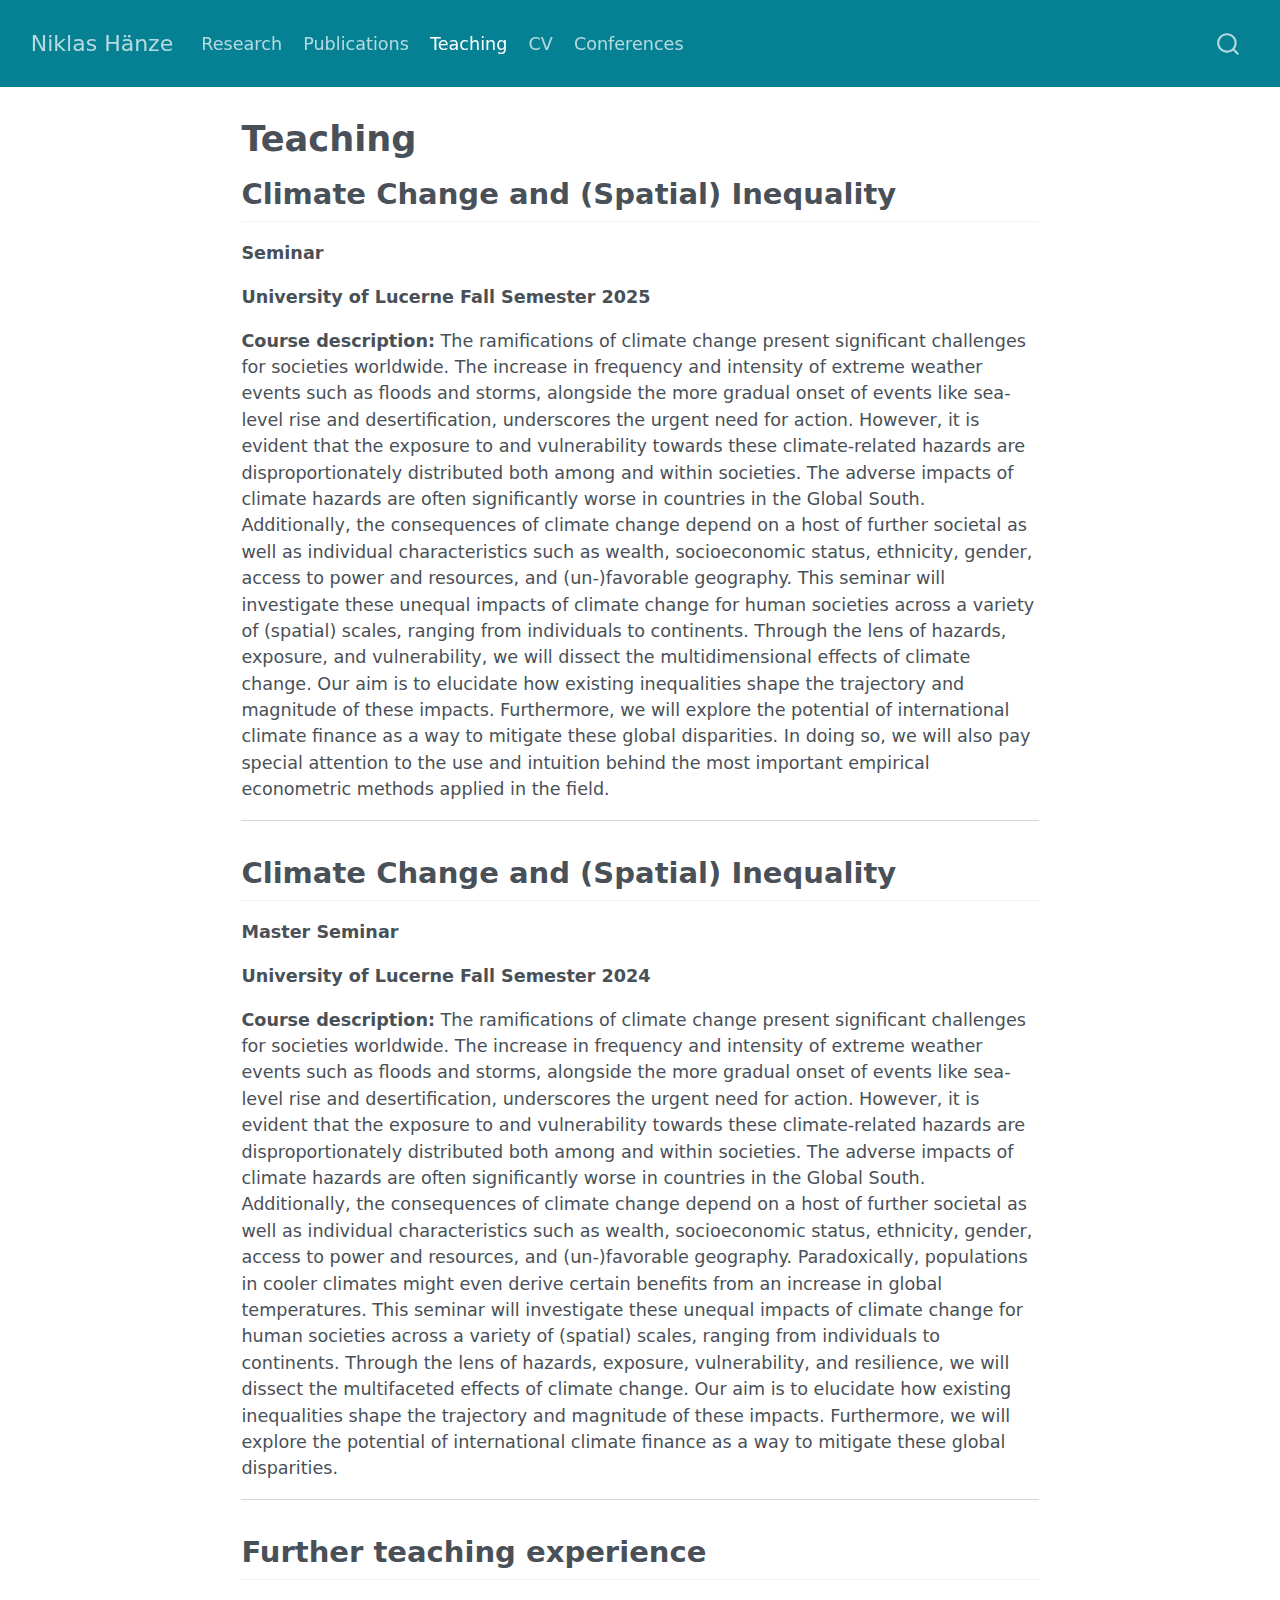
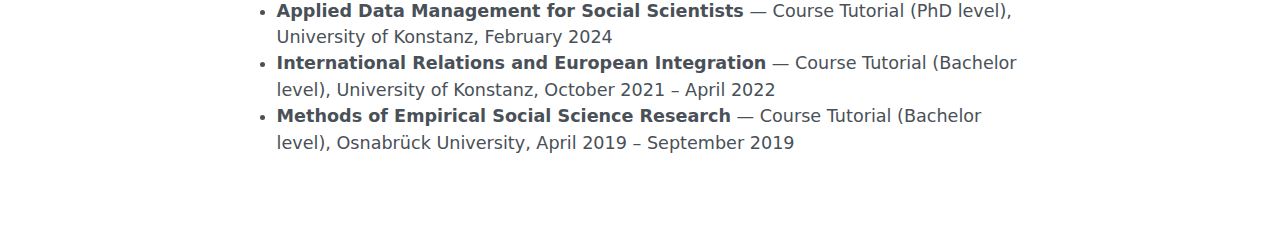
<file: docs/teaching/index.html>
<!DOCTYPE html>
<html xmlns="http://www.w3.org/1999/xhtml" lang="en" xml:lang="en"><head>

<meta charset="utf-8">
<meta name="generator" content="quarto-1.4.550">

<meta name="viewport" content="width=device-width, initial-scale=1.0, user-scalable=yes">


<title>Niklas Hänze - Teaching</title>
<style>
code{white-space: pre-wrap;}
span.smallcaps{font-variant: small-caps;}
div.columns{display: flex; gap: min(4vw, 1.5em);}
div.column{flex: auto; overflow-x: auto;}
div.hanging-indent{margin-left: 1.5em; text-indent: -1.5em;}
ul.task-list{list-style: none;}
ul.task-list li input[type="checkbox"] {
  width: 0.8em;
  margin: 0 0.8em 0.2em -1em; /* quarto-specific, see https://github.com/quarto-dev/quarto-cli/issues/4556 */ 
  vertical-align: middle;
}
</style>


<script src="../site_libs/quarto-nav/quarto-nav.js"></script>
<script src="../site_libs/clipboard/clipboard.min.js"></script>
<script src="../site_libs/quarto-search/autocomplete.umd.js"></script>
<script src="../site_libs/quarto-search/fuse.min.js"></script>
<script src="../site_libs/quarto-search/quarto-search.js"></script>
<meta name="quarto:offset" content="../">
<script src="../site_libs/quarto-html/quarto.js"></script>
<script src="../site_libs/quarto-html/popper.min.js"></script>
<script src="../site_libs/quarto-html/tippy.umd.min.js"></script>
<script src="../site_libs/quarto-html/anchor.min.js"></script>
<link href="../site_libs/quarto-html/tippy.css" rel="stylesheet">
<link href="../site_libs/quarto-html/quarto-syntax-highlighting.css" rel="stylesheet" id="quarto-text-highlighting-styles">
<script src="../site_libs/bootstrap/bootstrap.min.js"></script>
<link href="../site_libs/bootstrap/bootstrap-icons.css" rel="stylesheet">
<link href="../site_libs/bootstrap/bootstrap.min.css" rel="stylesheet" id="quarto-bootstrap" data-mode="light">
<script id="quarto-search-options" type="application/json">{
  "location": "navbar",
  "copy-button": false,
  "collapse-after": 3,
  "panel-placement": "end",
  "type": "overlay",
  "limit": 50,
  "keyboard-shortcut": [
    "f",
    "/",
    "s"
  ],
  "show-item-context": false,
  "language": {
    "search-no-results-text": "No results",
    "search-matching-documents-text": "matching documents",
    "search-copy-link-title": "Copy link to search",
    "search-hide-matches-text": "Hide additional matches",
    "search-more-match-text": "more match in this document",
    "search-more-matches-text": "more matches in this document",
    "search-clear-button-title": "Clear",
    "search-text-placeholder": "",
    "search-detached-cancel-button-title": "Cancel",
    "search-submit-button-title": "Submit",
    "search-label": "Search"
  }
}</script>


</head>

<body class="nav-fixed fullcontent">

<div id="quarto-search-results"></div>
  <header id="quarto-header" class="headroom fixed-top">
    <nav class="navbar navbar-expand-lg " data-bs-theme="dark">
      <div class="navbar-container container-fluid">
      <div class="navbar-brand-container mx-auto">
    <a class="navbar-brand" href="../index.html">
    <span class="navbar-title">Niklas Hänze</span>
    </a>
  </div>
            <div id="quarto-search" class="" title="Search"></div>
          <button class="navbar-toggler" type="button" data-bs-toggle="collapse" data-bs-target="#navbarCollapse" aria-controls="navbarCollapse" aria-expanded="false" aria-label="Toggle navigation" onclick="if (window.quartoToggleHeadroom) { window.quartoToggleHeadroom(); }">
  <span class="navbar-toggler-icon"></span>
</button>
          <div class="collapse navbar-collapse" id="navbarCollapse">
            <ul class="navbar-nav navbar-nav-scroll me-auto">
  <li class="nav-item">
    <a class="nav-link" href="../projects/index.html"> 
<span class="menu-text">Research</span></a>
  </li>  
  <li class="nav-item">
    <a class="nav-link" href="../publications/index.html"> 
<span class="menu-text">Publications</span></a>
  </li>  
  <li class="nav-item">
    <a class="nav-link active" href="../teaching/index.html" aria-current="page"> 
<span class="menu-text">Teaching</span></a>
  </li>  
  <li class="nav-item">
    <a class="nav-link" href="../cv/index.html"> 
<span class="menu-text">CV</span></a>
  </li>  
  <li class="nav-item">
    <a class="nav-link" href="../conferences/index.html"> 
<span class="menu-text">Conferences</span></a>
  </li>  
</ul>
          </div> <!-- /navcollapse -->
          <div class="quarto-navbar-tools">
</div>
      </div> <!-- /container-fluid -->
    </nav>
</header>
<!-- content -->
<div id="quarto-content" class="quarto-container page-columns page-rows-contents page-layout-article page-navbar">
<!-- sidebar -->
<!-- margin-sidebar -->
    
<!-- main -->
<main class="content" id="quarto-document-content">

<header id="title-block-header" class="quarto-title-block default">
<div class="quarto-title">
<h1 class="title">Teaching</h1>
</div>



<div class="quarto-title-meta">

    
  
    
  </div>
  


</header>


<section id="climate-change-and-spatial-inequality" class="level2">
<h2 class="anchored" data-anchor-id="climate-change-and-spatial-inequality">Climate Change and (Spatial) Inequality</h2>
<p><b>Seminar</b></p>
<p><b>University of Lucerne Fall Semester 2025</b></p>
<p><b>Course description:</b> The ramifications of climate change present significant challenges for societies worldwide. The increase in frequency and intensity of extreme weather events such as floods and storms, alongside the more gradual onset of events like sea-level rise and desertification, underscores the urgent need for action. However, it is evident that the exposure to and vulnerability towards these climate-related hazards are disproportionately distributed both among and within societies. The adverse impacts of climate hazards are often significantly worse in countries in the Global South. Additionally, the consequences of climate change depend on a host of further societal as well as individual characteristics such as wealth, socioeconomic status, ethnicity, gender, access to power and resources, and (un-)favorable geography. This seminar will investigate these unequal impacts of climate change for human societies across a variety of (spatial) scales, ranging from individuals to continents. Through the lens of hazards, exposure, and vulnerability, we will dissect the multidimensional effects of climate change. Our aim is to elucidate how existing inequalities shape the trajectory and magnitude of these impacts. Furthermore, we will explore the potential of international climate finance as a way to mitigate these global disparities. In doing so, we will also pay special attention to the use and intuition behind the most important empirical econometric methods applied in the field.</p>
<hr>
</section>
<section id="climate-change-and-spatial-inequality-1" class="level2">
<h2 class="anchored" data-anchor-id="climate-change-and-spatial-inequality-1">Climate Change and (Spatial) Inequality</h2>
<p><b>Master Seminar</b></p>
<p><b>University of Lucerne Fall Semester 2024</b></p>
<p><b>Course description:</b> The ramifications of climate change present significant challenges for societies worldwide. The increase in frequency and intensity of extreme weather events such as floods and storms, alongside the more gradual onset of events like sea-level rise and desertification, underscores the urgent need for action. However, it is evident that the exposure to and vulnerability towards these climate-related hazards are disproportionately distributed both among and within societies. The adverse impacts of climate hazards are often significantly worse in countries in the Global South. Additionally, the consequences of climate change depend on a host of further societal as well as individual characteristics such as wealth, socioeconomic status, ethnicity, gender, access to power and resources, and (un-)favorable geography. Paradoxically, populations in cooler climates might even derive certain benefits from an increase in global temperatures. This seminar will investigate these unequal impacts of climate change for human societies across a variety of (spatial) scales, ranging from individuals to continents. Through the lens of hazards, exposure, vulnerability, and resilience, we will dissect the multifaceted effects of climate change. Our aim is to elucidate how existing inequalities shape the trajectory and magnitude of these impacts. Furthermore, we will explore the potential of international climate finance as a way to mitigate these global disparities.</p>
<hr>
</section>
<section id="further-teaching-experience" class="level2">
<h2 class="anchored" data-anchor-id="further-teaching-experience">Further teaching experience</h2>
<ul>
<li><strong>Applied Data Management for Social Scientists</strong> — Course Tutorial (PhD level), University of Konstanz, February 2024</li>
<li><strong>International Relations and European Integration</strong> — Course Tutorial (Bachelor level), University of Konstanz, October 2021 – April 2022</li>
<li><strong>Methods of Empirical Social Science Research</strong> — Course Tutorial (Bachelor level), Osnabrück University, April 2019 – September 2019</li>
</ul>


</section>

</main> <!-- /main -->
<script id="quarto-html-after-body" type="application/javascript">
window.document.addEventListener("DOMContentLoaded", function (event) {
  const toggleBodyColorMode = (bsSheetEl) => {
    const mode = bsSheetEl.getAttribute("data-mode");
    const bodyEl = window.document.querySelector("body");
    if (mode === "dark") {
      bodyEl.classList.add("quarto-dark");
      bodyEl.classList.remove("quarto-light");
    } else {
      bodyEl.classList.add("quarto-light");
      bodyEl.classList.remove("quarto-dark");
    }
  }
  const toggleBodyColorPrimary = () => {
    const bsSheetEl = window.document.querySelector("link#quarto-bootstrap");
    if (bsSheetEl) {
      toggleBodyColorMode(bsSheetEl);
    }
  }
  toggleBodyColorPrimary();  
  const icon = "";
  const anchorJS = new window.AnchorJS();
  anchorJS.options = {
    placement: 'right',
    icon: icon
  };
  anchorJS.add('.anchored');
  const isCodeAnnotation = (el) => {
    for (const clz of el.classList) {
      if (clz.startsWith('code-annotation-')) {                     
        return true;
      }
    }
    return false;
  }
  const clipboard = new window.ClipboardJS('.code-copy-button', {
    text: function(trigger) {
      const codeEl = trigger.previousElementSibling.cloneNode(true);
      for (const childEl of codeEl.children) {
        if (isCodeAnnotation(childEl)) {
          childEl.remove();
        }
      }
      return codeEl.innerText;
    }
  });
  clipboard.on('success', function(e) {
    // button target
    const button = e.trigger;
    // don't keep focus
    button.blur();
    // flash "checked"
    button.classList.add('code-copy-button-checked');
    var currentTitle = button.getAttribute("title");
    button.setAttribute("title", "Copied!");
    let tooltip;
    if (window.bootstrap) {
      button.setAttribute("data-bs-toggle", "tooltip");
      button.setAttribute("data-bs-placement", "left");
      button.setAttribute("data-bs-title", "Copied!");
      tooltip = new bootstrap.Tooltip(button, 
        { trigger: "manual", 
          customClass: "code-copy-button-tooltip",
          offset: [0, -8]});
      tooltip.show();    
    }
    setTimeout(function() {
      if (tooltip) {
        tooltip.hide();
        button.removeAttribute("data-bs-title");
        button.removeAttribute("data-bs-toggle");
        button.removeAttribute("data-bs-placement");
      }
      button.setAttribute("title", currentTitle);
      button.classList.remove('code-copy-button-checked');
    }, 1000);
    // clear code selection
    e.clearSelection();
  });
    var localhostRegex = new RegExp(/^(?:http|https):\/\/localhost\:?[0-9]*\//);
    var mailtoRegex = new RegExp(/^mailto:/);
      var filterRegex = new RegExp('/' + window.location.host + '/');
    var isInternal = (href) => {
        return filterRegex.test(href) || localhostRegex.test(href) || mailtoRegex.test(href);
    }
    // Inspect non-navigation links and adorn them if external
 	var links = window.document.querySelectorAll('a[href]:not(.nav-link):not(.navbar-brand):not(.toc-action):not(.sidebar-link):not(.sidebar-item-toggle):not(.pagination-link):not(.no-external):not([aria-hidden]):not(.dropdown-item):not(.quarto-navigation-tool)');
    for (var i=0; i<links.length; i++) {
      const link = links[i];
      if (!isInternal(link.href)) {
          // target, if specified
          link.setAttribute("target", "_blank");
          if (link.getAttribute("rel") === null) {
            link.setAttribute("rel", "noopener");
          }
      }
    }
  function tippyHover(el, contentFn, onTriggerFn, onUntriggerFn) {
    const config = {
      allowHTML: true,
      maxWidth: 500,
      delay: 100,
      arrow: false,
      appendTo: function(el) {
          return el.parentElement;
      },
      interactive: true,
      interactiveBorder: 10,
      theme: 'quarto',
      placement: 'bottom-start',
    };
    if (contentFn) {
      config.content = contentFn;
    }
    if (onTriggerFn) {
      config.onTrigger = onTriggerFn;
    }
    if (onUntriggerFn) {
      config.onUntrigger = onUntriggerFn;
    }
    window.tippy(el, config); 
  }
  const noterefs = window.document.querySelectorAll('a[role="doc-noteref"]');
  for (var i=0; i<noterefs.length; i++) {
    const ref = noterefs[i];
    tippyHover(ref, function() {
      // use id or data attribute instead here
      let href = ref.getAttribute('data-footnote-href') || ref.getAttribute('href');
      try { href = new URL(href).hash; } catch {}
      const id = href.replace(/^#\/?/, "");
      const note = window.document.getElementById(id);
      return note.innerHTML;
    });
  }
  const xrefs = window.document.querySelectorAll('a.quarto-xref');
  const processXRef = (id, note) => {
    // Strip column container classes
    const stripColumnClz = (el) => {
      el.classList.remove("page-full", "page-columns");
      if (el.children) {
        for (const child of el.children) {
          stripColumnClz(child);
        }
      }
    }
    stripColumnClz(note)
    if (id === null || id.startsWith('sec-')) {
      // Special case sections, only their first couple elements
      const container = document.createElement("div");
      if (note.children && note.children.length > 2) {
        container.appendChild(note.children[0].cloneNode(true));
        for (let i = 1; i < note.children.length; i++) {
          const child = note.children[i];
          if (child.tagName === "P" && child.innerText === "") {
            continue;
          } else {
            container.appendChild(child.cloneNode(true));
            break;
          }
        }
        if (window.Quarto?.typesetMath) {
          window.Quarto.typesetMath(container);
        }
        return container.innerHTML
      } else {
        if (window.Quarto?.typesetMath) {
          window.Quarto.typesetMath(note);
        }
        return note.innerHTML;
      }
    } else {
      // Remove any anchor links if they are present
      const anchorLink = note.querySelector('a.anchorjs-link');
      if (anchorLink) {
        anchorLink.remove();
      }
      if (window.Quarto?.typesetMath) {
        window.Quarto.typesetMath(note);
      }
      // TODO in 1.5, we should make sure this works without a callout special case
      if (note.classList.contains("callout")) {
        return note.outerHTML;
      } else {
        return note.innerHTML;
      }
    }
  }
  for (var i=0; i<xrefs.length; i++) {
    const xref = xrefs[i];
    tippyHover(xref, undefined, function(instance) {
      instance.disable();
      let url = xref.getAttribute('href');
      let hash = undefined; 
      if (url.startsWith('#')) {
        hash = url;
      } else {
        try { hash = new URL(url).hash; } catch {}
      }
      if (hash) {
        const id = hash.replace(/^#\/?/, "");
        const note = window.document.getElementById(id);
        if (note !== null) {
          try {
            const html = processXRef(id, note.cloneNode(true));
            instance.setContent(html);
          } finally {
            instance.enable();
            instance.show();
          }
        } else {
          // See if we can fetch this
          fetch(url.split('#')[0])
          .then(res => res.text())
          .then(html => {
            const parser = new DOMParser();
            const htmlDoc = parser.parseFromString(html, "text/html");
            const note = htmlDoc.getElementById(id);
            if (note !== null) {
              const html = processXRef(id, note);
              instance.setContent(html);
            } 
          }).finally(() => {
            instance.enable();
            instance.show();
          });
        }
      } else {
        // See if we can fetch a full url (with no hash to target)
        // This is a special case and we should probably do some content thinning / targeting
        fetch(url)
        .then(res => res.text())
        .then(html => {
          const parser = new DOMParser();
          const htmlDoc = parser.parseFromString(html, "text/html");
          const note = htmlDoc.querySelector('main.content');
          if (note !== null) {
            // This should only happen for chapter cross references
            // (since there is no id in the URL)
            // remove the first header
            if (note.children.length > 0 && note.children[0].tagName === "HEADER") {
              note.children[0].remove();
            }
            const html = processXRef(null, note);
            instance.setContent(html);
          } 
        }).finally(() => {
          instance.enable();
          instance.show();
        });
      }
    }, function(instance) {
    });
  }
      let selectedAnnoteEl;
      const selectorForAnnotation = ( cell, annotation) => {
        let cellAttr = 'data-code-cell="' + cell + '"';
        let lineAttr = 'data-code-annotation="' +  annotation + '"';
        const selector = 'span[' + cellAttr + '][' + lineAttr + ']';
        return selector;
      }
      const selectCodeLines = (annoteEl) => {
        const doc = window.document;
        const targetCell = annoteEl.getAttribute("data-target-cell");
        const targetAnnotation = annoteEl.getAttribute("data-target-annotation");
        const annoteSpan = window.document.querySelector(selectorForAnnotation(targetCell, targetAnnotation));
        const lines = annoteSpan.getAttribute("data-code-lines").split(",");
        const lineIds = lines.map((line) => {
          return targetCell + "-" + line;
        })
        let top = null;
        let height = null;
        let parent = null;
        if (lineIds.length > 0) {
            //compute the position of the single el (top and bottom and make a div)
            const el = window.document.getElementById(lineIds[0]);
            top = el.offsetTop;
            height = el.offsetHeight;
            parent = el.parentElement.parentElement;
          if (lineIds.length > 1) {
            const lastEl = window.document.getElementById(lineIds[lineIds.length - 1]);
            const bottom = lastEl.offsetTop + lastEl.offsetHeight;
            height = bottom - top;
          }
          if (top !== null && height !== null && parent !== null) {
            // cook up a div (if necessary) and position it 
            let div = window.document.getElementById("code-annotation-line-highlight");
            if (div === null) {
              div = window.document.createElement("div");
              div.setAttribute("id", "code-annotation-line-highlight");
              div.style.position = 'absolute';
              parent.appendChild(div);
            }
            div.style.top = top - 2 + "px";
            div.style.height = height + 4 + "px";
            div.style.left = 0;
            let gutterDiv = window.document.getElementById("code-annotation-line-highlight-gutter");
            if (gutterDiv === null) {
              gutterDiv = window.document.createElement("div");
              gutterDiv.setAttribute("id", "code-annotation-line-highlight-gutter");
              gutterDiv.style.position = 'absolute';
              const codeCell = window.document.getElementById(targetCell);
              const gutter = codeCell.querySelector('.code-annotation-gutter');
              gutter.appendChild(gutterDiv);
            }
            gutterDiv.style.top = top - 2 + "px";
            gutterDiv.style.height = height + 4 + "px";
          }
          selectedAnnoteEl = annoteEl;
        }
      };
      const unselectCodeLines = () => {
        const elementsIds = ["code-annotation-line-highlight", "code-annotation-line-highlight-gutter"];
        elementsIds.forEach((elId) => {
          const div = window.document.getElementById(elId);
          if (div) {
            div.remove();
          }
        });
        selectedAnnoteEl = undefined;
      };
        // Handle positioning of the toggle
    window.addEventListener(
      "resize",
      throttle(() => {
        elRect = undefined;
        if (selectedAnnoteEl) {
          selectCodeLines(selectedAnnoteEl);
        }
      }, 10)
    );
    function throttle(fn, ms) {
    let throttle = false;
    let timer;
      return (...args) => {
        if(!throttle) { // first call gets through
            fn.apply(this, args);
            throttle = true;
        } else { // all the others get throttled
            if(timer) clearTimeout(timer); // cancel #2
            timer = setTimeout(() => {
              fn.apply(this, args);
              timer = throttle = false;
            }, ms);
        }
      };
    }
      // Attach click handler to the DT
      const annoteDls = window.document.querySelectorAll('dt[data-target-cell]');
      for (const annoteDlNode of annoteDls) {
        annoteDlNode.addEventListener('click', (event) => {
          const clickedEl = event.target;
          if (clickedEl !== selectedAnnoteEl) {
            unselectCodeLines();
            const activeEl = window.document.querySelector('dt[data-target-cell].code-annotation-active');
            if (activeEl) {
              activeEl.classList.remove('code-annotation-active');
            }
            selectCodeLines(clickedEl);
            clickedEl.classList.add('code-annotation-active');
          } else {
            // Unselect the line
            unselectCodeLines();
            clickedEl.classList.remove('code-annotation-active');
          }
        });
      }
  const findCites = (el) => {
    const parentEl = el.parentElement;
    if (parentEl) {
      const cites = parentEl.dataset.cites;
      if (cites) {
        return {
          el,
          cites: cites.split(' ')
        };
      } else {
        return findCites(el.parentElement)
      }
    } else {
      return undefined;
    }
  };
  var bibliorefs = window.document.querySelectorAll('a[role="doc-biblioref"]');
  for (var i=0; i<bibliorefs.length; i++) {
    const ref = bibliorefs[i];
    const citeInfo = findCites(ref);
    if (citeInfo) {
      tippyHover(citeInfo.el, function() {
        var popup = window.document.createElement('div');
        citeInfo.cites.forEach(function(cite) {
          var citeDiv = window.document.createElement('div');
          citeDiv.classList.add('hanging-indent');
          citeDiv.classList.add('csl-entry');
          var biblioDiv = window.document.getElementById('ref-' + cite);
          if (biblioDiv) {
            citeDiv.innerHTML = biblioDiv.innerHTML;
          }
          popup.appendChild(citeDiv);
        });
        return popup.innerHTML;
      });
    }
  }
});
</script>
</div> <!-- /content -->




</body></html>
</file>
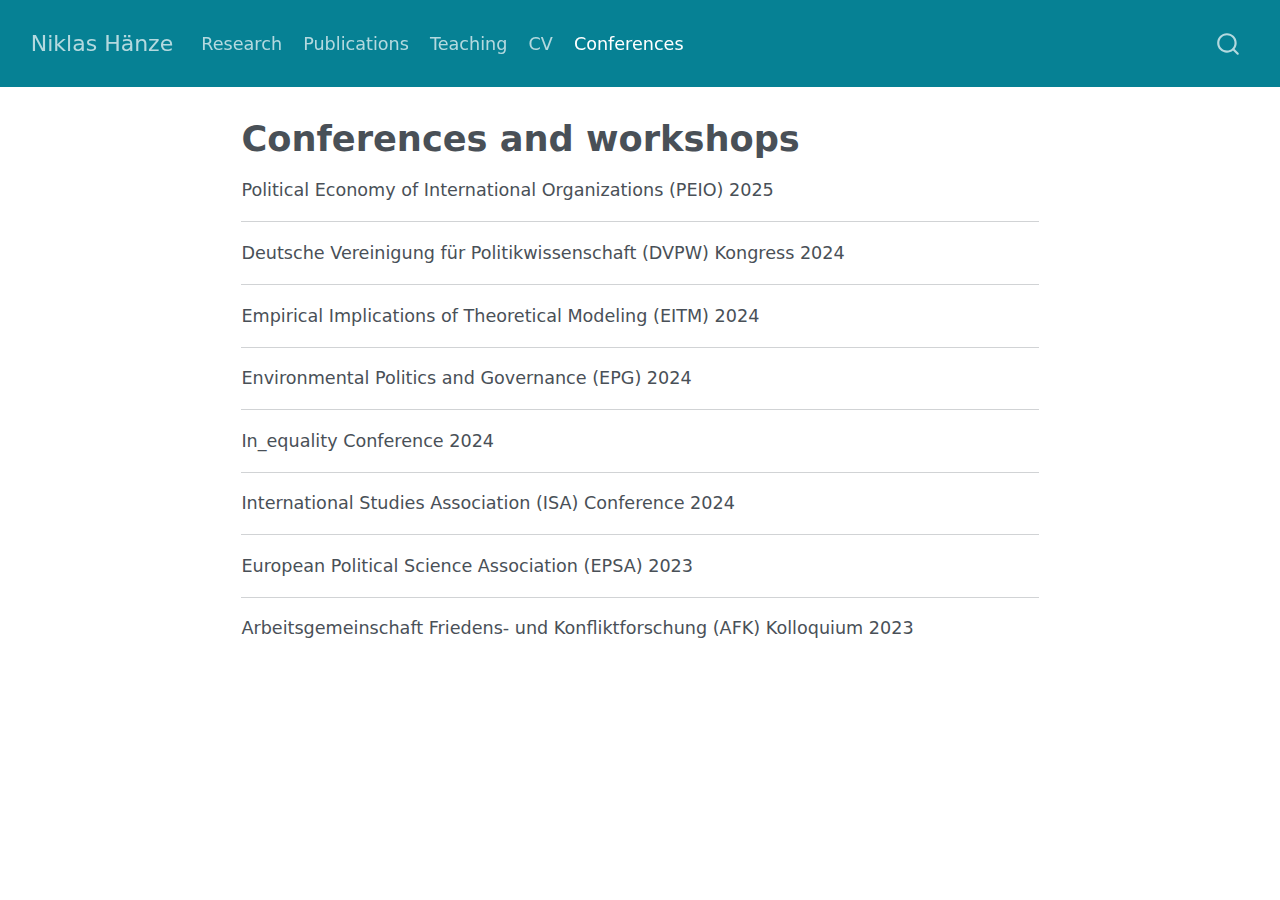
<file: quarto-website-template-main/docs/conferences/index.html>
<!DOCTYPE html>
<html xmlns="http://www.w3.org/1999/xhtml" lang="en" xml:lang="en"><head>

<meta charset="utf-8">
<meta name="generator" content="quarto-1.4.550">

<meta name="viewport" content="width=device-width, initial-scale=1.0, user-scalable=yes">


<title>Niklas Hänze - Conferences and workshops</title>
<style>
code{white-space: pre-wrap;}
span.smallcaps{font-variant: small-caps;}
div.columns{display: flex; gap: min(4vw, 1.5em);}
div.column{flex: auto; overflow-x: auto;}
div.hanging-indent{margin-left: 1.5em; text-indent: -1.5em;}
ul.task-list{list-style: none;}
ul.task-list li input[type="checkbox"] {
  width: 0.8em;
  margin: 0 0.8em 0.2em -1em; /* quarto-specific, see https://github.com/quarto-dev/quarto-cli/issues/4556 */ 
  vertical-align: middle;
}
</style>


<script src="../site_libs/quarto-nav/quarto-nav.js"></script>
<script src="../site_libs/clipboard/clipboard.min.js"></script>
<script src="../site_libs/quarto-search/autocomplete.umd.js"></script>
<script src="../site_libs/quarto-search/fuse.min.js"></script>
<script src="../site_libs/quarto-search/quarto-search.js"></script>
<meta name="quarto:offset" content="../">
<script src="../site_libs/quarto-html/quarto.js"></script>
<script src="../site_libs/quarto-html/popper.min.js"></script>
<script src="../site_libs/quarto-html/tippy.umd.min.js"></script>
<script src="../site_libs/quarto-html/anchor.min.js"></script>
<link href="../site_libs/quarto-html/tippy.css" rel="stylesheet">
<link href="../site_libs/quarto-html/quarto-syntax-highlighting.css" rel="stylesheet" id="quarto-text-highlighting-styles">
<script src="../site_libs/bootstrap/bootstrap.min.js"></script>
<link href="../site_libs/bootstrap/bootstrap-icons.css" rel="stylesheet">
<link href="../site_libs/bootstrap/bootstrap.min.css" rel="stylesheet" id="quarto-bootstrap" data-mode="light">
<script id="quarto-search-options" type="application/json">{
  "location": "navbar",
  "copy-button": false,
  "collapse-after": 3,
  "panel-placement": "end",
  "type": "overlay",
  "limit": 50,
  "keyboard-shortcut": [
    "f",
    "/",
    "s"
  ],
  "show-item-context": false,
  "language": {
    "search-no-results-text": "No results",
    "search-matching-documents-text": "matching documents",
    "search-copy-link-title": "Copy link to search",
    "search-hide-matches-text": "Hide additional matches",
    "search-more-match-text": "more match in this document",
    "search-more-matches-text": "more matches in this document",
    "search-clear-button-title": "Clear",
    "search-text-placeholder": "",
    "search-detached-cancel-button-title": "Cancel",
    "search-submit-button-title": "Submit",
    "search-label": "Search"
  }
}</script>


</head>

<body class="nav-fixed fullcontent">

<div id="quarto-search-results"></div>
  <header id="quarto-header" class="headroom fixed-top">
    <nav class="navbar navbar-expand-lg " data-bs-theme="dark">
      <div class="navbar-container container-fluid">
      <div class="navbar-brand-container mx-auto">
    <a class="navbar-brand" href="../index.html">
    <span class="navbar-title">Niklas Hänze</span>
    </a>
  </div>
            <div id="quarto-search" class="" title="Search"></div>
          <button class="navbar-toggler" type="button" data-bs-toggle="collapse" data-bs-target="#navbarCollapse" aria-controls="navbarCollapse" aria-expanded="false" aria-label="Toggle navigation" onclick="if (window.quartoToggleHeadroom) { window.quartoToggleHeadroom(); }">
  <span class="navbar-toggler-icon"></span>
</button>
          <div class="collapse navbar-collapse" id="navbarCollapse">
            <ul class="navbar-nav navbar-nav-scroll me-auto">
  <li class="nav-item">
    <a class="nav-link" href="../projects/index.html"> 
<span class="menu-text">Research</span></a>
  </li>  
  <li class="nav-item">
    <a class="nav-link" href="../publications/index.html"> 
<span class="menu-text">Publications</span></a>
  </li>  
  <li class="nav-item">
    <a class="nav-link" href="../teaching/index.html"> 
<span class="menu-text">Teaching</span></a>
  </li>  
  <li class="nav-item">
    <a class="nav-link" href="../cv/index.html"> 
<span class="menu-text">CV</span></a>
  </li>  
  <li class="nav-item">
    <a class="nav-link active" href="../conferences/index.html" aria-current="page"> 
<span class="menu-text">Conferences</span></a>
  </li>  
</ul>
          </div> <!-- /navcollapse -->
          <div class="quarto-navbar-tools">
</div>
      </div> <!-- /container-fluid -->
    </nav>
</header>
<!-- content -->
<div id="quarto-content" class="quarto-container page-columns page-rows-contents page-layout-article page-navbar">
<!-- sidebar -->
<!-- margin-sidebar -->
    
<!-- main -->
<main class="content" id="quarto-document-content">

<header id="title-block-header" class="quarto-title-block default">
<div class="quarto-title">
<h1 class="title">Conferences and workshops</h1>
</div>



<div class="quarto-title-meta">

    
  
    
  </div>
  


</header>


<p>Political Economy of International Organizations (PEIO) 2025</p>
<hr>
<p>Deutsche Vereinigung für Politikwissenschaft (DVPW) Kongress 2024</p>
<hr>
<p>Empirical Implications of Theoretical Modeling (EITM) 2024</p>
<hr>
<p>Environmental Politics and Governance (EPG) 2024</p>
<hr>
<p>In_equality Conference 2024</p>
<hr>
<p>International Studies Association (ISA) Conference 2024</p>
<hr>
<p>European Political Science Association (EPSA) 2023</p>
<hr>
<p>Arbeitsgemeinschaft Friedens- und Konfliktforschung (AFK) Kolloquium 2023</p>



</main> <!-- /main -->
<script id="quarto-html-after-body" type="application/javascript">
window.document.addEventListener("DOMContentLoaded", function (event) {
  const toggleBodyColorMode = (bsSheetEl) => {
    const mode = bsSheetEl.getAttribute("data-mode");
    const bodyEl = window.document.querySelector("body");
    if (mode === "dark") {
      bodyEl.classList.add("quarto-dark");
      bodyEl.classList.remove("quarto-light");
    } else {
      bodyEl.classList.add("quarto-light");
      bodyEl.classList.remove("quarto-dark");
    }
  }
  const toggleBodyColorPrimary = () => {
    const bsSheetEl = window.document.querySelector("link#quarto-bootstrap");
    if (bsSheetEl) {
      toggleBodyColorMode(bsSheetEl);
    }
  }
  toggleBodyColorPrimary();  
  const icon = "";
  const anchorJS = new window.AnchorJS();
  anchorJS.options = {
    placement: 'right',
    icon: icon
  };
  anchorJS.add('.anchored');
  const isCodeAnnotation = (el) => {
    for (const clz of el.classList) {
      if (clz.startsWith('code-annotation-')) {                     
        return true;
      }
    }
    return false;
  }
  const clipboard = new window.ClipboardJS('.code-copy-button', {
    text: function(trigger) {
      const codeEl = trigger.previousElementSibling.cloneNode(true);
      for (const childEl of codeEl.children) {
        if (isCodeAnnotation(childEl)) {
          childEl.remove();
        }
      }
      return codeEl.innerText;
    }
  });
  clipboard.on('success', function(e) {
    // button target
    const button = e.trigger;
    // don't keep focus
    button.blur();
    // flash "checked"
    button.classList.add('code-copy-button-checked');
    var currentTitle = button.getAttribute("title");
    button.setAttribute("title", "Copied!");
    let tooltip;
    if (window.bootstrap) {
      button.setAttribute("data-bs-toggle", "tooltip");
      button.setAttribute("data-bs-placement", "left");
      button.setAttribute("data-bs-title", "Copied!");
      tooltip = new bootstrap.Tooltip(button, 
        { trigger: "manual", 
          customClass: "code-copy-button-tooltip",
          offset: [0, -8]});
      tooltip.show();    
    }
    setTimeout(function() {
      if (tooltip) {
        tooltip.hide();
        button.removeAttribute("data-bs-title");
        button.removeAttribute("data-bs-toggle");
        button.removeAttribute("data-bs-placement");
      }
      button.setAttribute("title", currentTitle);
      button.classList.remove('code-copy-button-checked');
    }, 1000);
    // clear code selection
    e.clearSelection();
  });
  function tippyHover(el, contentFn, onTriggerFn, onUntriggerFn) {
    const config = {
      allowHTML: true,
      maxWidth: 500,
      delay: 100,
      arrow: false,
      appendTo: function(el) {
          return el.parentElement;
      },
      interactive: true,
      interactiveBorder: 10,
      theme: 'quarto',
      placement: 'bottom-start',
    };
    if (contentFn) {
      config.content = contentFn;
    }
    if (onTriggerFn) {
      config.onTrigger = onTriggerFn;
    }
    if (onUntriggerFn) {
      config.onUntrigger = onUntriggerFn;
    }
    window.tippy(el, config); 
  }
  const noterefs = window.document.querySelectorAll('a[role="doc-noteref"]');
  for (var i=0; i<noterefs.length; i++) {
    const ref = noterefs[i];
    tippyHover(ref, function() {
      // use id or data attribute instead here
      let href = ref.getAttribute('data-footnote-href') || ref.getAttribute('href');
      try { href = new URL(href).hash; } catch {}
      const id = href.replace(/^#\/?/, "");
      const note = window.document.getElementById(id);
      return note.innerHTML;
    });
  }
  const xrefs = window.document.querySelectorAll('a.quarto-xref');
  const processXRef = (id, note) => {
    // Strip column container classes
    const stripColumnClz = (el) => {
      el.classList.remove("page-full", "page-columns");
      if (el.children) {
        for (const child of el.children) {
          stripColumnClz(child);
        }
      }
    }
    stripColumnClz(note)
    if (id === null || id.startsWith('sec-')) {
      // Special case sections, only their first couple elements
      const container = document.createElement("div");
      if (note.children && note.children.length > 2) {
        container.appendChild(note.children[0].cloneNode(true));
        for (let i = 1; i < note.children.length; i++) {
          const child = note.children[i];
          if (child.tagName === "P" && child.innerText === "") {
            continue;
          } else {
            container.appendChild(child.cloneNode(true));
            break;
          }
        }
        if (window.Quarto?.typesetMath) {
          window.Quarto.typesetMath(container);
        }
        return container.innerHTML
      } else {
        if (window.Quarto?.typesetMath) {
          window.Quarto.typesetMath(note);
        }
        return note.innerHTML;
      }
    } else {
      // Remove any anchor links if they are present
      const anchorLink = note.querySelector('a.anchorjs-link');
      if (anchorLink) {
        anchorLink.remove();
      }
      if (window.Quarto?.typesetMath) {
        window.Quarto.typesetMath(note);
      }
      // TODO in 1.5, we should make sure this works without a callout special case
      if (note.classList.contains("callout")) {
        return note.outerHTML;
      } else {
        return note.innerHTML;
      }
    }
  }
  for (var i=0; i<xrefs.length; i++) {
    const xref = xrefs[i];
    tippyHover(xref, undefined, function(instance) {
      instance.disable();
      let url = xref.getAttribute('href');
      let hash = undefined; 
      if (url.startsWith('#')) {
        hash = url;
      } else {
        try { hash = new URL(url).hash; } catch {}
      }
      if (hash) {
        const id = hash.replace(/^#\/?/, "");
        const note = window.document.getElementById(id);
        if (note !== null) {
          try {
            const html = processXRef(id, note.cloneNode(true));
            instance.setContent(html);
          } finally {
            instance.enable();
            instance.show();
          }
        } else {
          // See if we can fetch this
          fetch(url.split('#')[0])
          .then(res => res.text())
          .then(html => {
            const parser = new DOMParser();
            const htmlDoc = parser.parseFromString(html, "text/html");
            const note = htmlDoc.getElementById(id);
            if (note !== null) {
              const html = processXRef(id, note);
              instance.setContent(html);
            } 
          }).finally(() => {
            instance.enable();
            instance.show();
          });
        }
      } else {
        // See if we can fetch a full url (with no hash to target)
        // This is a special case and we should probably do some content thinning / targeting
        fetch(url)
        .then(res => res.text())
        .then(html => {
          const parser = new DOMParser();
          const htmlDoc = parser.parseFromString(html, "text/html");
          const note = htmlDoc.querySelector('main.content');
          if (note !== null) {
            // This should only happen for chapter cross references
            // (since there is no id in the URL)
            // remove the first header
            if (note.children.length > 0 && note.children[0].tagName === "HEADER") {
              note.children[0].remove();
            }
            const html = processXRef(null, note);
            instance.setContent(html);
          } 
        }).finally(() => {
          instance.enable();
          instance.show();
        });
      }
    }, function(instance) {
    });
  }
      let selectedAnnoteEl;
      const selectorForAnnotation = ( cell, annotation) => {
        let cellAttr = 'data-code-cell="' + cell + '"';
        let lineAttr = 'data-code-annotation="' +  annotation + '"';
        const selector = 'span[' + cellAttr + '][' + lineAttr + ']';
        return selector;
      }
      const selectCodeLines = (annoteEl) => {
        const doc = window.document;
        const targetCell = annoteEl.getAttribute("data-target-cell");
        const targetAnnotation = annoteEl.getAttribute("data-target-annotation");
        const annoteSpan = window.document.querySelector(selectorForAnnotation(targetCell, targetAnnotation));
        const lines = annoteSpan.getAttribute("data-code-lines").split(",");
        const lineIds = lines.map((line) => {
          return targetCell + "-" + line;
        })
        let top = null;
        let height = null;
        let parent = null;
        if (lineIds.length > 0) {
            //compute the position of the single el (top and bottom and make a div)
            const el = window.document.getElementById(lineIds[0]);
            top = el.offsetTop;
            height = el.offsetHeight;
            parent = el.parentElement.parentElement;
          if (lineIds.length > 1) {
            const lastEl = window.document.getElementById(lineIds[lineIds.length - 1]);
            const bottom = lastEl.offsetTop + lastEl.offsetHeight;
            height = bottom - top;
          }
          if (top !== null && height !== null && parent !== null) {
            // cook up a div (if necessary) and position it 
            let div = window.document.getElementById("code-annotation-line-highlight");
            if (div === null) {
              div = window.document.createElement("div");
              div.setAttribute("id", "code-annotation-line-highlight");
              div.style.position = 'absolute';
              parent.appendChild(div);
            }
            div.style.top = top - 2 + "px";
            div.style.height = height + 4 + "px";
            div.style.left = 0;
            let gutterDiv = window.document.getElementById("code-annotation-line-highlight-gutter");
            if (gutterDiv === null) {
              gutterDiv = window.document.createElement("div");
              gutterDiv.setAttribute("id", "code-annotation-line-highlight-gutter");
              gutterDiv.style.position = 'absolute';
              const codeCell = window.document.getElementById(targetCell);
              const gutter = codeCell.querySelector('.code-annotation-gutter');
              gutter.appendChild(gutterDiv);
            }
            gutterDiv.style.top = top - 2 + "px";
            gutterDiv.style.height = height + 4 + "px";
          }
          selectedAnnoteEl = annoteEl;
        }
      };
      const unselectCodeLines = () => {
        const elementsIds = ["code-annotation-line-highlight", "code-annotation-line-highlight-gutter"];
        elementsIds.forEach((elId) => {
          const div = window.document.getElementById(elId);
          if (div) {
            div.remove();
          }
        });
        selectedAnnoteEl = undefined;
      };
        // Handle positioning of the toggle
    window.addEventListener(
      "resize",
      throttle(() => {
        elRect = undefined;
        if (selectedAnnoteEl) {
          selectCodeLines(selectedAnnoteEl);
        }
      }, 10)
    );
    function throttle(fn, ms) {
    let throttle = false;
    let timer;
      return (...args) => {
        if(!throttle) { // first call gets through
            fn.apply(this, args);
            throttle = true;
        } else { // all the others get throttled
            if(timer) clearTimeout(timer); // cancel #2
            timer = setTimeout(() => {
              fn.apply(this, args);
              timer = throttle = false;
            }, ms);
        }
      };
    }
      // Attach click handler to the DT
      const annoteDls = window.document.querySelectorAll('dt[data-target-cell]');
      for (const annoteDlNode of annoteDls) {
        annoteDlNode.addEventListener('click', (event) => {
          const clickedEl = event.target;
          if (clickedEl !== selectedAnnoteEl) {
            unselectCodeLines();
            const activeEl = window.document.querySelector('dt[data-target-cell].code-annotation-active');
            if (activeEl) {
              activeEl.classList.remove('code-annotation-active');
            }
            selectCodeLines(clickedEl);
            clickedEl.classList.add('code-annotation-active');
          } else {
            // Unselect the line
            unselectCodeLines();
            clickedEl.classList.remove('code-annotation-active');
          }
        });
      }
  const findCites = (el) => {
    const parentEl = el.parentElement;
    if (parentEl) {
      const cites = parentEl.dataset.cites;
      if (cites) {
        return {
          el,
          cites: cites.split(' ')
        };
      } else {
        return findCites(el.parentElement)
      }
    } else {
      return undefined;
    }
  };
  var bibliorefs = window.document.querySelectorAll('a[role="doc-biblioref"]');
  for (var i=0; i<bibliorefs.length; i++) {
    const ref = bibliorefs[i];
    const citeInfo = findCites(ref);
    if (citeInfo) {
      tippyHover(citeInfo.el, function() {
        var popup = window.document.createElement('div');
        citeInfo.cites.forEach(function(cite) {
          var citeDiv = window.document.createElement('div');
          citeDiv.classList.add('hanging-indent');
          citeDiv.classList.add('csl-entry');
          var biblioDiv = window.document.getElementById('ref-' + cite);
          if (biblioDiv) {
            citeDiv.innerHTML = biblioDiv.innerHTML;
          }
          popup.appendChild(citeDiv);
        });
        return popup.innerHTML;
      });
    }
  }
});
</script>
</div> <!-- /content -->




</body></html>
</file>
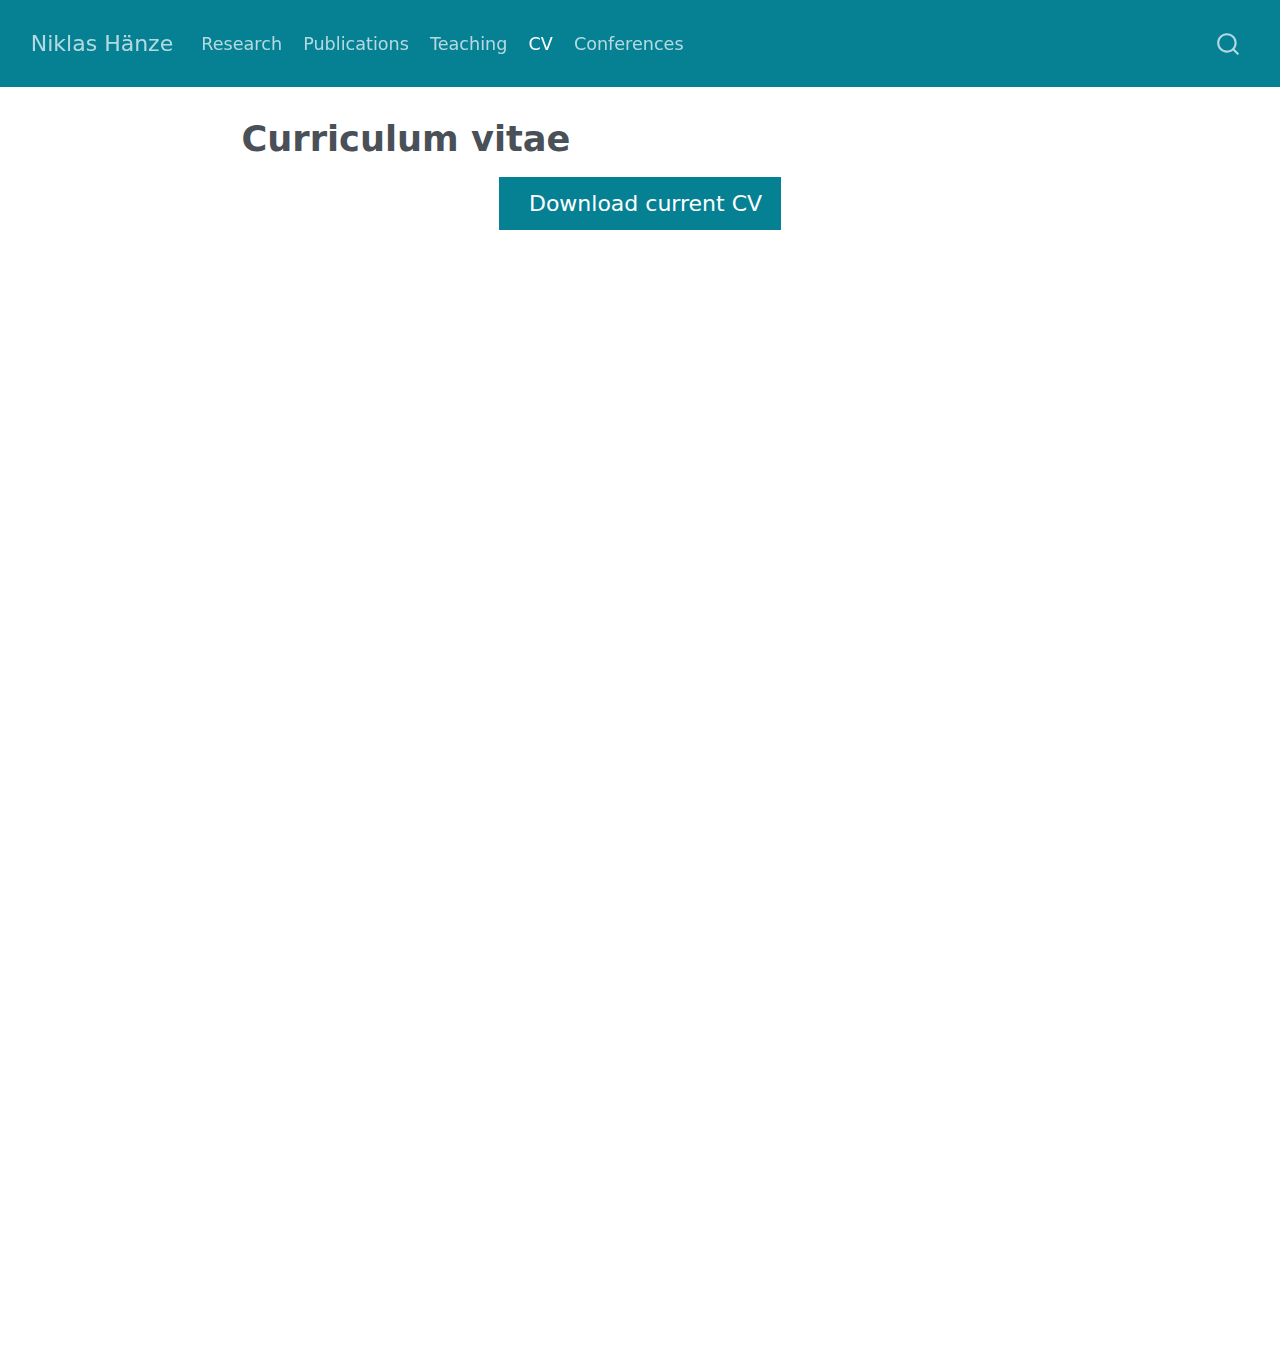
<file: quarto-website-template-main/docs/cv/index.html>
<!DOCTYPE html>
<html xmlns="http://www.w3.org/1999/xhtml" lang="en" xml:lang="en"><head>

<meta charset="utf-8">
<meta name="generator" content="quarto-1.4.550">

<meta name="viewport" content="width=device-width, initial-scale=1.0, user-scalable=yes">


<title>Niklas Hänze - Curriculum vitae</title>
<style>
code{white-space: pre-wrap;}
span.smallcaps{font-variant: small-caps;}
div.columns{display: flex; gap: min(4vw, 1.5em);}
div.column{flex: auto; overflow-x: auto;}
div.hanging-indent{margin-left: 1.5em; text-indent: -1.5em;}
ul.task-list{list-style: none;}
ul.task-list li input[type="checkbox"] {
  width: 0.8em;
  margin: 0 0.8em 0.2em -1em; /* quarto-specific, see https://github.com/quarto-dev/quarto-cli/issues/4556 */ 
  vertical-align: middle;
}
</style>


<script src="../site_libs/quarto-nav/quarto-nav.js"></script>
<script src="../site_libs/clipboard/clipboard.min.js"></script>
<script src="../site_libs/quarto-search/autocomplete.umd.js"></script>
<script src="../site_libs/quarto-search/fuse.min.js"></script>
<script src="../site_libs/quarto-search/quarto-search.js"></script>
<meta name="quarto:offset" content="../">
<script src="../site_libs/quarto-html/quarto.js"></script>
<script src="../site_libs/quarto-html/popper.min.js"></script>
<script src="../site_libs/quarto-html/tippy.umd.min.js"></script>
<script src="../site_libs/quarto-html/anchor.min.js"></script>
<link href="../site_libs/quarto-html/tippy.css" rel="stylesheet">
<link href="../site_libs/quarto-html/quarto-syntax-highlighting.css" rel="stylesheet" id="quarto-text-highlighting-styles">
<script src="../site_libs/bootstrap/bootstrap.min.js"></script>
<link href="../site_libs/bootstrap/bootstrap-icons.css" rel="stylesheet">
<link href="../site_libs/bootstrap/bootstrap.min.css" rel="stylesheet" id="quarto-bootstrap" data-mode="light">
<script id="quarto-search-options" type="application/json">{
  "location": "navbar",
  "copy-button": false,
  "collapse-after": 3,
  "panel-placement": "end",
  "type": "overlay",
  "limit": 50,
  "keyboard-shortcut": [
    "f",
    "/",
    "s"
  ],
  "show-item-context": false,
  "language": {
    "search-no-results-text": "No results",
    "search-matching-documents-text": "matching documents",
    "search-copy-link-title": "Copy link to search",
    "search-hide-matches-text": "Hide additional matches",
    "search-more-match-text": "more match in this document",
    "search-more-matches-text": "more matches in this document",
    "search-clear-button-title": "Clear",
    "search-text-placeholder": "",
    "search-detached-cancel-button-title": "Cancel",
    "search-submit-button-title": "Submit",
    "search-label": "Search"
  }
}</script>


</head>

<body class="nav-fixed fullcontent">

<div id="quarto-search-results"></div>
  <header id="quarto-header" class="headroom fixed-top">
    <nav class="navbar navbar-expand-lg " data-bs-theme="dark">
      <div class="navbar-container container-fluid">
      <div class="navbar-brand-container mx-auto">
    <a class="navbar-brand" href="../index.html">
    <span class="navbar-title">Niklas Hänze</span>
    </a>
  </div>
            <div id="quarto-search" class="" title="Search"></div>
          <button class="navbar-toggler" type="button" data-bs-toggle="collapse" data-bs-target="#navbarCollapse" aria-controls="navbarCollapse" aria-expanded="false" aria-label="Toggle navigation" onclick="if (window.quartoToggleHeadroom) { window.quartoToggleHeadroom(); }">
  <span class="navbar-toggler-icon"></span>
</button>
          <div class="collapse navbar-collapse" id="navbarCollapse">
            <ul class="navbar-nav navbar-nav-scroll me-auto">
  <li class="nav-item">
    <a class="nav-link" href="../projects/index.html"> 
<span class="menu-text">Research</span></a>
  </li>  
  <li class="nav-item">
    <a class="nav-link" href="../publications/index.html"> 
<span class="menu-text">Publications</span></a>
  </li>  
  <li class="nav-item">
    <a class="nav-link" href="../teaching/index.html"> 
<span class="menu-text">Teaching</span></a>
  </li>  
  <li class="nav-item">
    <a class="nav-link active" href="../cv/index.html" aria-current="page"> 
<span class="menu-text">CV</span></a>
  </li>  
  <li class="nav-item">
    <a class="nav-link" href="../conferences/index.html"> 
<span class="menu-text">Conferences</span></a>
  </li>  
</ul>
          </div> <!-- /navcollapse -->
          <div class="quarto-navbar-tools">
</div>
      </div> <!-- /container-fluid -->
    </nav>
</header>
<!-- content -->
<div id="quarto-content" class="quarto-container page-columns page-rows-contents page-layout-article page-navbar">
<!-- sidebar -->
<!-- margin-sidebar -->
    
<!-- main -->
<main class="content" id="quarto-document-content">

<header id="title-block-header" class="quarto-title-block default">
<div class="quarto-title">
<h1 class="title">Curriculum vitae</h1>
</div>



<div class="quarto-title-meta">

    
  
    
  </div>
  


</header>


<div class="cell">
<style type="text/css">
.embed-container {
    position: relative;
    padding-bottom: 129%;
    height: 0;
    overflow: hidden;
    max-width: 100%;
}
.embed-container iframe,
.embed-container object,
.embed-container embed {
    position: absolute;
    top: 0;
    left: 0;
    width: 100%;
    height: 100%;
}
</style>
</div>
<p class="text-center">
  <a class="btn btn-primary btn-lg cv-download" href="CV_Hänze_02_25.pdf" target="_blank">
    <i class="fa-solid fa-file-arrow-down"></i> Download current CV
  </a>
</p>
<div class="embed-container">
  <iframe src="CV_Hänze_02_25.pdf#toolbar=0" style="border: 0.5px;width: 100%;"></iframe>
</div>



</main> <!-- /main -->
<script id="quarto-html-after-body" type="application/javascript">
window.document.addEventListener("DOMContentLoaded", function (event) {
  const toggleBodyColorMode = (bsSheetEl) => {
    const mode = bsSheetEl.getAttribute("data-mode");
    const bodyEl = window.document.querySelector("body");
    if (mode === "dark") {
      bodyEl.classList.add("quarto-dark");
      bodyEl.classList.remove("quarto-light");
    } else {
      bodyEl.classList.add("quarto-light");
      bodyEl.classList.remove("quarto-dark");
    }
  }
  const toggleBodyColorPrimary = () => {
    const bsSheetEl = window.document.querySelector("link#quarto-bootstrap");
    if (bsSheetEl) {
      toggleBodyColorMode(bsSheetEl);
    }
  }
  toggleBodyColorPrimary();  
  const icon = "";
  const anchorJS = new window.AnchorJS();
  anchorJS.options = {
    placement: 'right',
    icon: icon
  };
  anchorJS.add('.anchored');
  const isCodeAnnotation = (el) => {
    for (const clz of el.classList) {
      if (clz.startsWith('code-annotation-')) {                     
        return true;
      }
    }
    return false;
  }
  const clipboard = new window.ClipboardJS('.code-copy-button', {
    text: function(trigger) {
      const codeEl = trigger.previousElementSibling.cloneNode(true);
      for (const childEl of codeEl.children) {
        if (isCodeAnnotation(childEl)) {
          childEl.remove();
        }
      }
      return codeEl.innerText;
    }
  });
  clipboard.on('success', function(e) {
    // button target
    const button = e.trigger;
    // don't keep focus
    button.blur();
    // flash "checked"
    button.classList.add('code-copy-button-checked');
    var currentTitle = button.getAttribute("title");
    button.setAttribute("title", "Copied!");
    let tooltip;
    if (window.bootstrap) {
      button.setAttribute("data-bs-toggle", "tooltip");
      button.setAttribute("data-bs-placement", "left");
      button.setAttribute("data-bs-title", "Copied!");
      tooltip = new bootstrap.Tooltip(button, 
        { trigger: "manual", 
          customClass: "code-copy-button-tooltip",
          offset: [0, -8]});
      tooltip.show();    
    }
    setTimeout(function() {
      if (tooltip) {
        tooltip.hide();
        button.removeAttribute("data-bs-title");
        button.removeAttribute("data-bs-toggle");
        button.removeAttribute("data-bs-placement");
      }
      button.setAttribute("title", currentTitle);
      button.classList.remove('code-copy-button-checked');
    }, 1000);
    // clear code selection
    e.clearSelection();
  });
  function tippyHover(el, contentFn, onTriggerFn, onUntriggerFn) {
    const config = {
      allowHTML: true,
      maxWidth: 500,
      delay: 100,
      arrow: false,
      appendTo: function(el) {
          return el.parentElement;
      },
      interactive: true,
      interactiveBorder: 10,
      theme: 'quarto',
      placement: 'bottom-start',
    };
    if (contentFn) {
      config.content = contentFn;
    }
    if (onTriggerFn) {
      config.onTrigger = onTriggerFn;
    }
    if (onUntriggerFn) {
      config.onUntrigger = onUntriggerFn;
    }
    window.tippy(el, config); 
  }
  const noterefs = window.document.querySelectorAll('a[role="doc-noteref"]');
  for (var i=0; i<noterefs.length; i++) {
    const ref = noterefs[i];
    tippyHover(ref, function() {
      // use id or data attribute instead here
      let href = ref.getAttribute('data-footnote-href') || ref.getAttribute('href');
      try { href = new URL(href).hash; } catch {}
      const id = href.replace(/^#\/?/, "");
      const note = window.document.getElementById(id);
      return note.innerHTML;
    });
  }
  const xrefs = window.document.querySelectorAll('a.quarto-xref');
  const processXRef = (id, note) => {
    // Strip column container classes
    const stripColumnClz = (el) => {
      el.classList.remove("page-full", "page-columns");
      if (el.children) {
        for (const child of el.children) {
          stripColumnClz(child);
        }
      }
    }
    stripColumnClz(note)
    if (id === null || id.startsWith('sec-')) {
      // Special case sections, only their first couple elements
      const container = document.createElement("div");
      if (note.children && note.children.length > 2) {
        container.appendChild(note.children[0].cloneNode(true));
        for (let i = 1; i < note.children.length; i++) {
          const child = note.children[i];
          if (child.tagName === "P" && child.innerText === "") {
            continue;
          } else {
            container.appendChild(child.cloneNode(true));
            break;
          }
        }
        if (window.Quarto?.typesetMath) {
          window.Quarto.typesetMath(container);
        }
        return container.innerHTML
      } else {
        if (window.Quarto?.typesetMath) {
          window.Quarto.typesetMath(note);
        }
        return note.innerHTML;
      }
    } else {
      // Remove any anchor links if they are present
      const anchorLink = note.querySelector('a.anchorjs-link');
      if (anchorLink) {
        anchorLink.remove();
      }
      if (window.Quarto?.typesetMath) {
        window.Quarto.typesetMath(note);
      }
      // TODO in 1.5, we should make sure this works without a callout special case
      if (note.classList.contains("callout")) {
        return note.outerHTML;
      } else {
        return note.innerHTML;
      }
    }
  }
  for (var i=0; i<xrefs.length; i++) {
    const xref = xrefs[i];
    tippyHover(xref, undefined, function(instance) {
      instance.disable();
      let url = xref.getAttribute('href');
      let hash = undefined; 
      if (url.startsWith('#')) {
        hash = url;
      } else {
        try { hash = new URL(url).hash; } catch {}
      }
      if (hash) {
        const id = hash.replace(/^#\/?/, "");
        const note = window.document.getElementById(id);
        if (note !== null) {
          try {
            const html = processXRef(id, note.cloneNode(true));
            instance.setContent(html);
          } finally {
            instance.enable();
            instance.show();
          }
        } else {
          // See if we can fetch this
          fetch(url.split('#')[0])
          .then(res => res.text())
          .then(html => {
            const parser = new DOMParser();
            const htmlDoc = parser.parseFromString(html, "text/html");
            const note = htmlDoc.getElementById(id);
            if (note !== null) {
              const html = processXRef(id, note);
              instance.setContent(html);
            } 
          }).finally(() => {
            instance.enable();
            instance.show();
          });
        }
      } else {
        // See if we can fetch a full url (with no hash to target)
        // This is a special case and we should probably do some content thinning / targeting
        fetch(url)
        .then(res => res.text())
        .then(html => {
          const parser = new DOMParser();
          const htmlDoc = parser.parseFromString(html, "text/html");
          const note = htmlDoc.querySelector('main.content');
          if (note !== null) {
            // This should only happen for chapter cross references
            // (since there is no id in the URL)
            // remove the first header
            if (note.children.length > 0 && note.children[0].tagName === "HEADER") {
              note.children[0].remove();
            }
            const html = processXRef(null, note);
            instance.setContent(html);
          } 
        }).finally(() => {
          instance.enable();
          instance.show();
        });
      }
    }, function(instance) {
    });
  }
      let selectedAnnoteEl;
      const selectorForAnnotation = ( cell, annotation) => {
        let cellAttr = 'data-code-cell="' + cell + '"';
        let lineAttr = 'data-code-annotation="' +  annotation + '"';
        const selector = 'span[' + cellAttr + '][' + lineAttr + ']';
        return selector;
      }
      const selectCodeLines = (annoteEl) => {
        const doc = window.document;
        const targetCell = annoteEl.getAttribute("data-target-cell");
        const targetAnnotation = annoteEl.getAttribute("data-target-annotation");
        const annoteSpan = window.document.querySelector(selectorForAnnotation(targetCell, targetAnnotation));
        const lines = annoteSpan.getAttribute("data-code-lines").split(",");
        const lineIds = lines.map((line) => {
          return targetCell + "-" + line;
        })
        let top = null;
        let height = null;
        let parent = null;
        if (lineIds.length > 0) {
            //compute the position of the single el (top and bottom and make a div)
            const el = window.document.getElementById(lineIds[0]);
            top = el.offsetTop;
            height = el.offsetHeight;
            parent = el.parentElement.parentElement;
          if (lineIds.length > 1) {
            const lastEl = window.document.getElementById(lineIds[lineIds.length - 1]);
            const bottom = lastEl.offsetTop + lastEl.offsetHeight;
            height = bottom - top;
          }
          if (top !== null && height !== null && parent !== null) {
            // cook up a div (if necessary) and position it 
            let div = window.document.getElementById("code-annotation-line-highlight");
            if (div === null) {
              div = window.document.createElement("div");
              div.setAttribute("id", "code-annotation-line-highlight");
              div.style.position = 'absolute';
              parent.appendChild(div);
            }
            div.style.top = top - 2 + "px";
            div.style.height = height + 4 + "px";
            div.style.left = 0;
            let gutterDiv = window.document.getElementById("code-annotation-line-highlight-gutter");
            if (gutterDiv === null) {
              gutterDiv = window.document.createElement("div");
              gutterDiv.setAttribute("id", "code-annotation-line-highlight-gutter");
              gutterDiv.style.position = 'absolute';
              const codeCell = window.document.getElementById(targetCell);
              const gutter = codeCell.querySelector('.code-annotation-gutter');
              gutter.appendChild(gutterDiv);
            }
            gutterDiv.style.top = top - 2 + "px";
            gutterDiv.style.height = height + 4 + "px";
          }
          selectedAnnoteEl = annoteEl;
        }
      };
      const unselectCodeLines = () => {
        const elementsIds = ["code-annotation-line-highlight", "code-annotation-line-highlight-gutter"];
        elementsIds.forEach((elId) => {
          const div = window.document.getElementById(elId);
          if (div) {
            div.remove();
          }
        });
        selectedAnnoteEl = undefined;
      };
        // Handle positioning of the toggle
    window.addEventListener(
      "resize",
      throttle(() => {
        elRect = undefined;
        if (selectedAnnoteEl) {
          selectCodeLines(selectedAnnoteEl);
        }
      }, 10)
    );
    function throttle(fn, ms) {
    let throttle = false;
    let timer;
      return (...args) => {
        if(!throttle) { // first call gets through
            fn.apply(this, args);
            throttle = true;
        } else { // all the others get throttled
            if(timer) clearTimeout(timer); // cancel #2
            timer = setTimeout(() => {
              fn.apply(this, args);
              timer = throttle = false;
            }, ms);
        }
      };
    }
      // Attach click handler to the DT
      const annoteDls = window.document.querySelectorAll('dt[data-target-cell]');
      for (const annoteDlNode of annoteDls) {
        annoteDlNode.addEventListener('click', (event) => {
          const clickedEl = event.target;
          if (clickedEl !== selectedAnnoteEl) {
            unselectCodeLines();
            const activeEl = window.document.querySelector('dt[data-target-cell].code-annotation-active');
            if (activeEl) {
              activeEl.classList.remove('code-annotation-active');
            }
            selectCodeLines(clickedEl);
            clickedEl.classList.add('code-annotation-active');
          } else {
            // Unselect the line
            unselectCodeLines();
            clickedEl.classList.remove('code-annotation-active');
          }
        });
      }
  const findCites = (el) => {
    const parentEl = el.parentElement;
    if (parentEl) {
      const cites = parentEl.dataset.cites;
      if (cites) {
        return {
          el,
          cites: cites.split(' ')
        };
      } else {
        return findCites(el.parentElement)
      }
    } else {
      return undefined;
    }
  };
  var bibliorefs = window.document.querySelectorAll('a[role="doc-biblioref"]');
  for (var i=0; i<bibliorefs.length; i++) {
    const ref = bibliorefs[i];
    const citeInfo = findCites(ref);
    if (citeInfo) {
      tippyHover(citeInfo.el, function() {
        var popup = window.document.createElement('div');
        citeInfo.cites.forEach(function(cite) {
          var citeDiv = window.document.createElement('div');
          citeDiv.classList.add('hanging-indent');
          citeDiv.classList.add('csl-entry');
          var biblioDiv = window.document.getElementById('ref-' + cite);
          if (biblioDiv) {
            citeDiv.innerHTML = biblioDiv.innerHTML;
          }
          popup.appendChild(citeDiv);
        });
        return popup.innerHTML;
      });
    }
  }
});
</script>
</div> <!-- /content -->




</body></html>
</file>
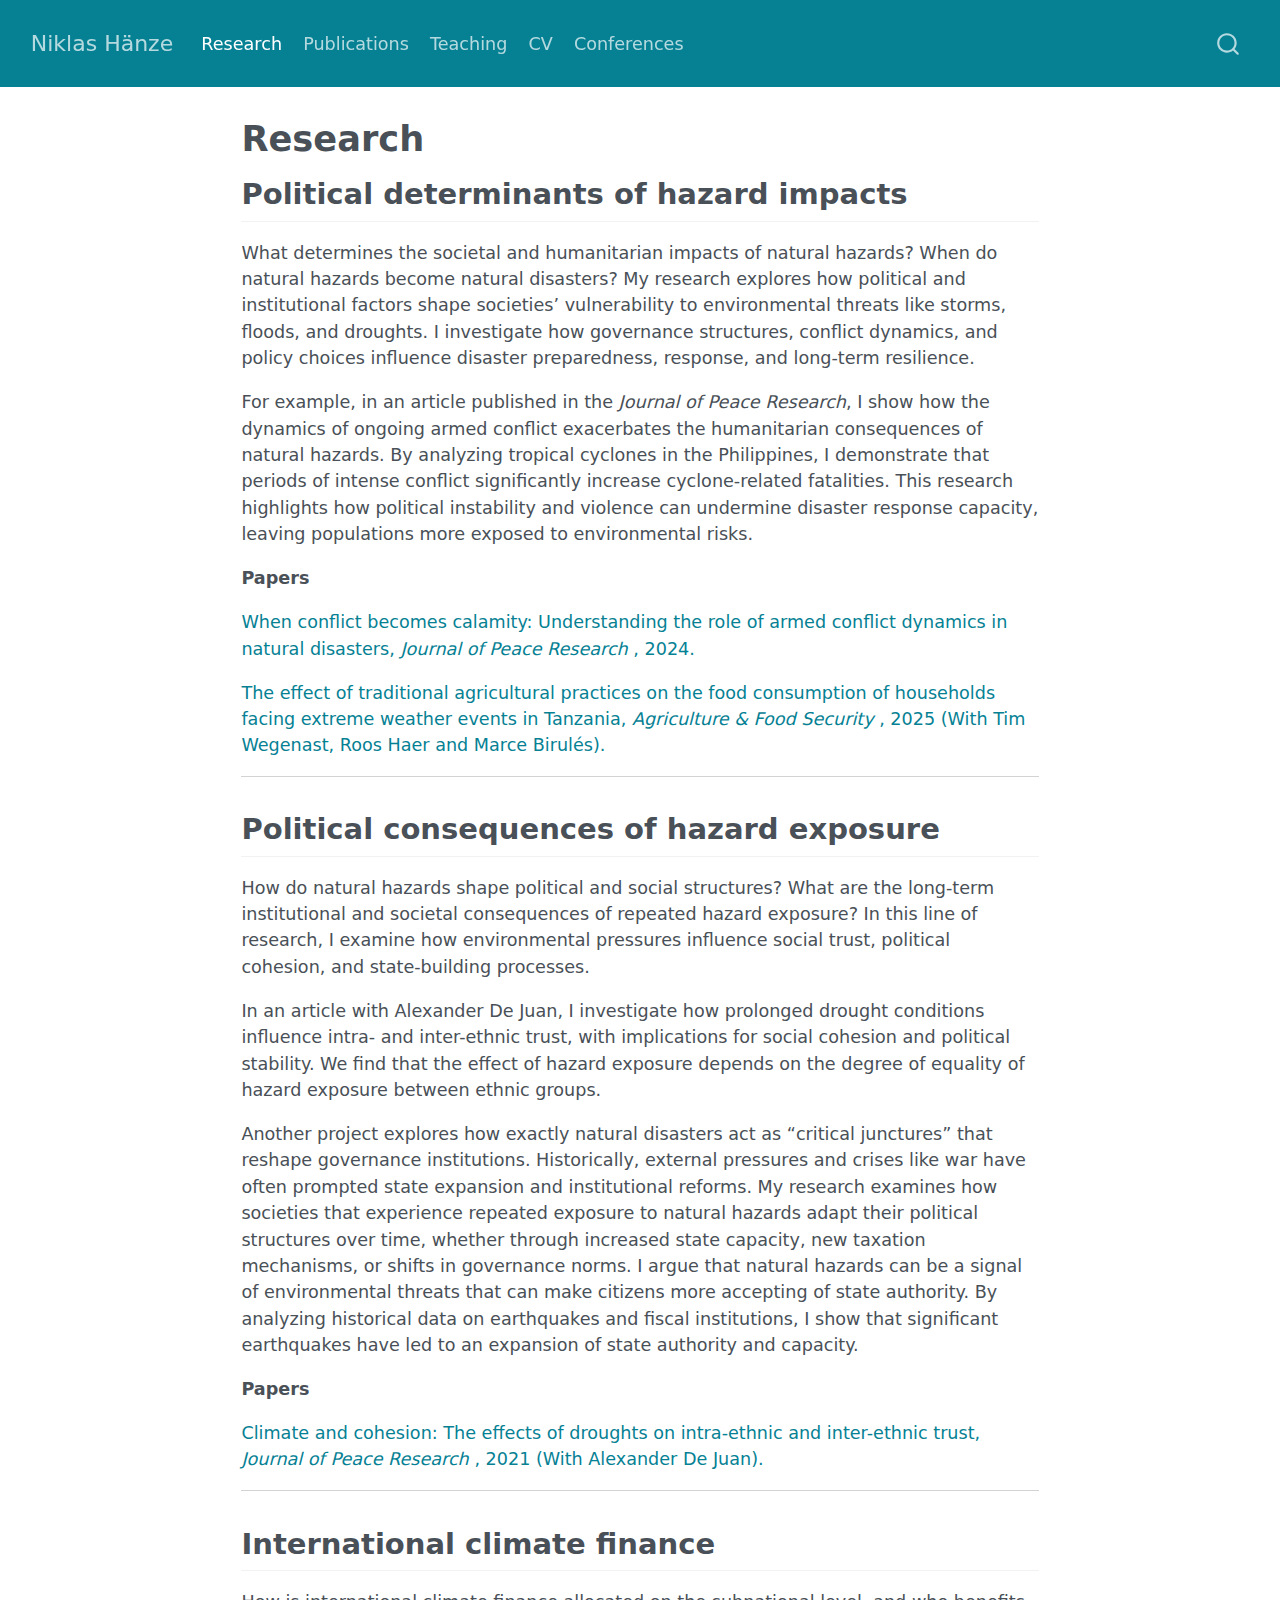
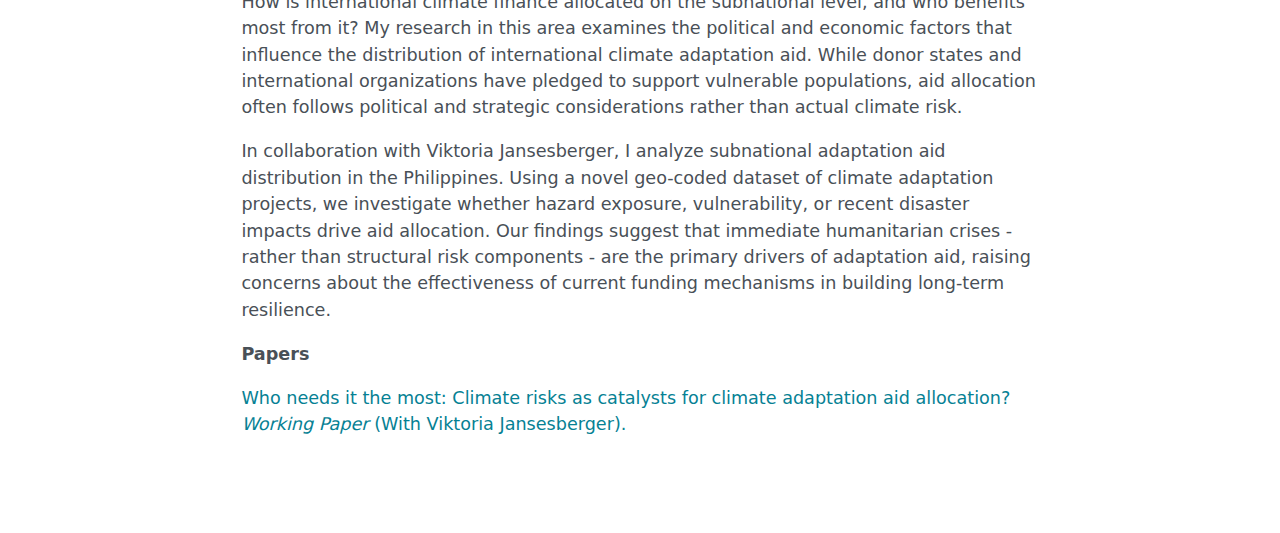
<file: quarto-website-template-main/docs/projects/index.html>
<!DOCTYPE html>
<html xmlns="http://www.w3.org/1999/xhtml" lang="en" xml:lang="en"><head>

<meta charset="utf-8">
<meta name="generator" content="quarto-1.4.550">

<meta name="viewport" content="width=device-width, initial-scale=1.0, user-scalable=yes">


<title>Niklas Hänze - Research</title>
<style>
code{white-space: pre-wrap;}
span.smallcaps{font-variant: small-caps;}
div.columns{display: flex; gap: min(4vw, 1.5em);}
div.column{flex: auto; overflow-x: auto;}
div.hanging-indent{margin-left: 1.5em; text-indent: -1.5em;}
ul.task-list{list-style: none;}
ul.task-list li input[type="checkbox"] {
  width: 0.8em;
  margin: 0 0.8em 0.2em -1em; /* quarto-specific, see https://github.com/quarto-dev/quarto-cli/issues/4556 */ 
  vertical-align: middle;
}
</style>


<script src="../site_libs/quarto-nav/quarto-nav.js"></script>
<script src="../site_libs/clipboard/clipboard.min.js"></script>
<script src="../site_libs/quarto-search/autocomplete.umd.js"></script>
<script src="../site_libs/quarto-search/fuse.min.js"></script>
<script src="../site_libs/quarto-search/quarto-search.js"></script>
<meta name="quarto:offset" content="../">
<script src="../site_libs/quarto-html/quarto.js"></script>
<script src="../site_libs/quarto-html/popper.min.js"></script>
<script src="../site_libs/quarto-html/tippy.umd.min.js"></script>
<script src="../site_libs/quarto-html/anchor.min.js"></script>
<link href="../site_libs/quarto-html/tippy.css" rel="stylesheet">
<link href="../site_libs/quarto-html/quarto-syntax-highlighting.css" rel="stylesheet" id="quarto-text-highlighting-styles">
<script src="../site_libs/bootstrap/bootstrap.min.js"></script>
<link href="../site_libs/bootstrap/bootstrap-icons.css" rel="stylesheet">
<link href="../site_libs/bootstrap/bootstrap.min.css" rel="stylesheet" id="quarto-bootstrap" data-mode="light">
<script id="quarto-search-options" type="application/json">{
  "location": "navbar",
  "copy-button": false,
  "collapse-after": 3,
  "panel-placement": "end",
  "type": "overlay",
  "limit": 50,
  "keyboard-shortcut": [
    "f",
    "/",
    "s"
  ],
  "show-item-context": false,
  "language": {
    "search-no-results-text": "No results",
    "search-matching-documents-text": "matching documents",
    "search-copy-link-title": "Copy link to search",
    "search-hide-matches-text": "Hide additional matches",
    "search-more-match-text": "more match in this document",
    "search-more-matches-text": "more matches in this document",
    "search-clear-button-title": "Clear",
    "search-text-placeholder": "",
    "search-detached-cancel-button-title": "Cancel",
    "search-submit-button-title": "Submit",
    "search-label": "Search"
  }
}</script>


</head>

<body class="nav-fixed fullcontent">

<div id="quarto-search-results"></div>
  <header id="quarto-header" class="headroom fixed-top">
    <nav class="navbar navbar-expand-lg " data-bs-theme="dark">
      <div class="navbar-container container-fluid">
      <div class="navbar-brand-container mx-auto">
    <a class="navbar-brand" href="../index.html">
    <span class="navbar-title">Niklas Hänze</span>
    </a>
  </div>
            <div id="quarto-search" class="" title="Search"></div>
          <button class="navbar-toggler" type="button" data-bs-toggle="collapse" data-bs-target="#navbarCollapse" aria-controls="navbarCollapse" aria-expanded="false" aria-label="Toggle navigation" onclick="if (window.quartoToggleHeadroom) { window.quartoToggleHeadroom(); }">
  <span class="navbar-toggler-icon"></span>
</button>
          <div class="collapse navbar-collapse" id="navbarCollapse">
            <ul class="navbar-nav navbar-nav-scroll me-auto">
  <li class="nav-item">
    <a class="nav-link active" href="../projects/index.html" aria-current="page"> 
<span class="menu-text">Research</span></a>
  </li>  
  <li class="nav-item">
    <a class="nav-link" href="../publications/index.html"> 
<span class="menu-text">Publications</span></a>
  </li>  
  <li class="nav-item">
    <a class="nav-link" href="../teaching/index.html"> 
<span class="menu-text">Teaching</span></a>
  </li>  
  <li class="nav-item">
    <a class="nav-link" href="../cv/index.html"> 
<span class="menu-text">CV</span></a>
  </li>  
  <li class="nav-item">
    <a class="nav-link" href="../conferences/index.html"> 
<span class="menu-text">Conferences</span></a>
  </li>  
</ul>
          </div> <!-- /navcollapse -->
          <div class="quarto-navbar-tools">
</div>
      </div> <!-- /container-fluid -->
    </nav>
</header>
<!-- content -->
<div id="quarto-content" class="quarto-container page-columns page-rows-contents page-layout-article page-navbar">
<!-- sidebar -->
<!-- margin-sidebar -->
    
<!-- main -->
<main class="content" id="quarto-document-content">

<header id="title-block-header" class="quarto-title-block default">
<div class="quarto-title">
<h1 class="title">Research</h1>
</div>



<div class="quarto-title-meta">

    
  
    
  </div>
  


</header>


<section id="political-determinants-of-hazard-impacts" class="level2">
<h2 class="anchored" data-anchor-id="political-determinants-of-hazard-impacts">Political determinants of hazard impacts</h2>
<p>What determines the societal and humanitarian impacts of natural hazards? When do natural hazards become natural disasters? My research explores how political and institutional factors shape societies’ vulnerability to environmental threats like storms, floods, and droughts. I investigate how governance structures, conflict dynamics, and policy choices influence disaster preparedness, response, and long-term resilience.</p>
<p>For example, in an article published in the <i> Journal of Peace Research</i>, I show how the dynamics of ongoing armed conflict exacerbates the humanitarian consequences of natural hazards. By analyzing tropical cyclones in the Philippines, I demonstrate that periods of intense conflict significantly increase cyclone-related fatalities. This research highlights how political instability and violence can undermine disaster response capacity, leaving populations more exposed to environmental risks.</p>
<p><b>Papers</b></p>
<p><a href="https://journals.sagepub.com/doi/full/10.1177/00223433241265028" target="_blank">When conflict becomes calamity: Understanding the role of armed conflict dynamics in natural disasters, <i> Journal of Peace Research </i>, 2024.</a><br></p>
<p><a href="https://doi.org/10.1177/0022343320974096" target="_blank">The effect of traditional agricultural practices on the food consumption of households facing extreme weather events in Tanzania, <i> Agriculture &amp; Food Security </i>, 2025 (With Tim Wegenast, Roos Haer and Marce Birulés).</a><br></p>
<hr>
</section>
<section id="political-consequences-of-hazard-exposure" class="level2">
<h2 class="anchored" data-anchor-id="political-consequences-of-hazard-exposure">Political consequences of hazard exposure</h2>
<p>How do natural hazards shape political and social structures? What are the long-term institutional and societal consequences of repeated hazard exposure? In this line of research, I examine how environmental pressures influence social trust, political cohesion, and state-building processes.</p>
<p>In an article with Alexander De Juan, I investigate how prolonged drought conditions influence intra- and inter-ethnic trust, with implications for social cohesion and political stability. We find that the effect of hazard exposure depends on the degree of equality of hazard exposure between ethnic groups.</p>
<p>Another project explores how exactly natural disasters act as “critical junctures” that reshape governance institutions. Historically, external pressures and crises like war have often prompted state expansion and institutional reforms. My research examines how societies that experience repeated exposure to natural hazards adapt their political structures over time, whether through increased state capacity, new taxation mechanisms, or shifts in governance norms. I argue that natural hazards can be a signal of environmental threats that can make citizens more accepting of state authority. By analyzing historical data on earthquakes and fiscal institutions, I show that significant earthquakes have led to an expansion of state authority and capacity.</p>
<p><b>Papers</b></p>
<p><a href="https://doi.org/10.1177/0022343320974096" target="_blank">Climate and cohesion: The effects of droughts on intra-ethnic and inter-ethnic trust, <i> Journal of Peace Research </i>, 2021 (With Alexander De Juan). </a><br></p>
<hr>
</section>
<section id="international-climate-finance" class="level2">
<h2 class="anchored" data-anchor-id="international-climate-finance">International climate finance</h2>
<p>How is international climate finance allocated on the subnational level, and who benefits most from it? My research in this area examines the political and economic factors that influence the distribution of international climate adaptation aid. While donor states and international organizations have pledged to support vulnerable populations, aid allocation often follows political and strategic considerations rather than actual climate risk.</p>
<p>In collaboration with Viktoria Jansesberger, I analyze subnational adaptation aid distribution in the Philippines. Using a novel geo-coded dataset of climate adaptation projects, we investigate whether hazard exposure, vulnerability, or recent disaster impacts drive aid allocation. Our findings suggest that immediate humanitarian crises - rather than structural risk components - are the primary drivers of adaptation aid, raising concerns about the effectiveness of current funding mechanisms in building long-term resilience.</p>
<p><b>Papers</b></p>
<p><a href="https://www.peio.me/wp-content/uploads/PEIO17/submission_86.pdf" target="_blank">Who needs it the most: Climate risks as catalysts for climate adaptation aid allocation? <i> Working Paper</i> (With Viktoria Jansesberger). </a><br></p>


</section>

</main> <!-- /main -->
<script id="quarto-html-after-body" type="application/javascript">
window.document.addEventListener("DOMContentLoaded", function (event) {
  const toggleBodyColorMode = (bsSheetEl) => {
    const mode = bsSheetEl.getAttribute("data-mode");
    const bodyEl = window.document.querySelector("body");
    if (mode === "dark") {
      bodyEl.classList.add("quarto-dark");
      bodyEl.classList.remove("quarto-light");
    } else {
      bodyEl.classList.add("quarto-light");
      bodyEl.classList.remove("quarto-dark");
    }
  }
  const toggleBodyColorPrimary = () => {
    const bsSheetEl = window.document.querySelector("link#quarto-bootstrap");
    if (bsSheetEl) {
      toggleBodyColorMode(bsSheetEl);
    }
  }
  toggleBodyColorPrimary();  
  const icon = "";
  const anchorJS = new window.AnchorJS();
  anchorJS.options = {
    placement: 'right',
    icon: icon
  };
  anchorJS.add('.anchored');
  const isCodeAnnotation = (el) => {
    for (const clz of el.classList) {
      if (clz.startsWith('code-annotation-')) {                     
        return true;
      }
    }
    return false;
  }
  const clipboard = new window.ClipboardJS('.code-copy-button', {
    text: function(trigger) {
      const codeEl = trigger.previousElementSibling.cloneNode(true);
      for (const childEl of codeEl.children) {
        if (isCodeAnnotation(childEl)) {
          childEl.remove();
        }
      }
      return codeEl.innerText;
    }
  });
  clipboard.on('success', function(e) {
    // button target
    const button = e.trigger;
    // don't keep focus
    button.blur();
    // flash "checked"
    button.classList.add('code-copy-button-checked');
    var currentTitle = button.getAttribute("title");
    button.setAttribute("title", "Copied!");
    let tooltip;
    if (window.bootstrap) {
      button.setAttribute("data-bs-toggle", "tooltip");
      button.setAttribute("data-bs-placement", "left");
      button.setAttribute("data-bs-title", "Copied!");
      tooltip = new bootstrap.Tooltip(button, 
        { trigger: "manual", 
          customClass: "code-copy-button-tooltip",
          offset: [0, -8]});
      tooltip.show();    
    }
    setTimeout(function() {
      if (tooltip) {
        tooltip.hide();
        button.removeAttribute("data-bs-title");
        button.removeAttribute("data-bs-toggle");
        button.removeAttribute("data-bs-placement");
      }
      button.setAttribute("title", currentTitle);
      button.classList.remove('code-copy-button-checked');
    }, 1000);
    // clear code selection
    e.clearSelection();
  });
  function tippyHover(el, contentFn, onTriggerFn, onUntriggerFn) {
    const config = {
      allowHTML: true,
      maxWidth: 500,
      delay: 100,
      arrow: false,
      appendTo: function(el) {
          return el.parentElement;
      },
      interactive: true,
      interactiveBorder: 10,
      theme: 'quarto',
      placement: 'bottom-start',
    };
    if (contentFn) {
      config.content = contentFn;
    }
    if (onTriggerFn) {
      config.onTrigger = onTriggerFn;
    }
    if (onUntriggerFn) {
      config.onUntrigger = onUntriggerFn;
    }
    window.tippy(el, config); 
  }
  const noterefs = window.document.querySelectorAll('a[role="doc-noteref"]');
  for (var i=0; i<noterefs.length; i++) {
    const ref = noterefs[i];
    tippyHover(ref, function() {
      // use id or data attribute instead here
      let href = ref.getAttribute('data-footnote-href') || ref.getAttribute('href');
      try { href = new URL(href).hash; } catch {}
      const id = href.replace(/^#\/?/, "");
      const note = window.document.getElementById(id);
      return note.innerHTML;
    });
  }
  const xrefs = window.document.querySelectorAll('a.quarto-xref');
  const processXRef = (id, note) => {
    // Strip column container classes
    const stripColumnClz = (el) => {
      el.classList.remove("page-full", "page-columns");
      if (el.children) {
        for (const child of el.children) {
          stripColumnClz(child);
        }
      }
    }
    stripColumnClz(note)
    if (id === null || id.startsWith('sec-')) {
      // Special case sections, only their first couple elements
      const container = document.createElement("div");
      if (note.children && note.children.length > 2) {
        container.appendChild(note.children[0].cloneNode(true));
        for (let i = 1; i < note.children.length; i++) {
          const child = note.children[i];
          if (child.tagName === "P" && child.innerText === "") {
            continue;
          } else {
            container.appendChild(child.cloneNode(true));
            break;
          }
        }
        if (window.Quarto?.typesetMath) {
          window.Quarto.typesetMath(container);
        }
        return container.innerHTML
      } else {
        if (window.Quarto?.typesetMath) {
          window.Quarto.typesetMath(note);
        }
        return note.innerHTML;
      }
    } else {
      // Remove any anchor links if they are present
      const anchorLink = note.querySelector('a.anchorjs-link');
      if (anchorLink) {
        anchorLink.remove();
      }
      if (window.Quarto?.typesetMath) {
        window.Quarto.typesetMath(note);
      }
      // TODO in 1.5, we should make sure this works without a callout special case
      if (note.classList.contains("callout")) {
        return note.outerHTML;
      } else {
        return note.innerHTML;
      }
    }
  }
  for (var i=0; i<xrefs.length; i++) {
    const xref = xrefs[i];
    tippyHover(xref, undefined, function(instance) {
      instance.disable();
      let url = xref.getAttribute('href');
      let hash = undefined; 
      if (url.startsWith('#')) {
        hash = url;
      } else {
        try { hash = new URL(url).hash; } catch {}
      }
      if (hash) {
        const id = hash.replace(/^#\/?/, "");
        const note = window.document.getElementById(id);
        if (note !== null) {
          try {
            const html = processXRef(id, note.cloneNode(true));
            instance.setContent(html);
          } finally {
            instance.enable();
            instance.show();
          }
        } else {
          // See if we can fetch this
          fetch(url.split('#')[0])
          .then(res => res.text())
          .then(html => {
            const parser = new DOMParser();
            const htmlDoc = parser.parseFromString(html, "text/html");
            const note = htmlDoc.getElementById(id);
            if (note !== null) {
              const html = processXRef(id, note);
              instance.setContent(html);
            } 
          }).finally(() => {
            instance.enable();
            instance.show();
          });
        }
      } else {
        // See if we can fetch a full url (with no hash to target)
        // This is a special case and we should probably do some content thinning / targeting
        fetch(url)
        .then(res => res.text())
        .then(html => {
          const parser = new DOMParser();
          const htmlDoc = parser.parseFromString(html, "text/html");
          const note = htmlDoc.querySelector('main.content');
          if (note !== null) {
            // This should only happen for chapter cross references
            // (since there is no id in the URL)
            // remove the first header
            if (note.children.length > 0 && note.children[0].tagName === "HEADER") {
              note.children[0].remove();
            }
            const html = processXRef(null, note);
            instance.setContent(html);
          } 
        }).finally(() => {
          instance.enable();
          instance.show();
        });
      }
    }, function(instance) {
    });
  }
      let selectedAnnoteEl;
      const selectorForAnnotation = ( cell, annotation) => {
        let cellAttr = 'data-code-cell="' + cell + '"';
        let lineAttr = 'data-code-annotation="' +  annotation + '"';
        const selector = 'span[' + cellAttr + '][' + lineAttr + ']';
        return selector;
      }
      const selectCodeLines = (annoteEl) => {
        const doc = window.document;
        const targetCell = annoteEl.getAttribute("data-target-cell");
        const targetAnnotation = annoteEl.getAttribute("data-target-annotation");
        const annoteSpan = window.document.querySelector(selectorForAnnotation(targetCell, targetAnnotation));
        const lines = annoteSpan.getAttribute("data-code-lines").split(",");
        const lineIds = lines.map((line) => {
          return targetCell + "-" + line;
        })
        let top = null;
        let height = null;
        let parent = null;
        if (lineIds.length > 0) {
            //compute the position of the single el (top and bottom and make a div)
            const el = window.document.getElementById(lineIds[0]);
            top = el.offsetTop;
            height = el.offsetHeight;
            parent = el.parentElement.parentElement;
          if (lineIds.length > 1) {
            const lastEl = window.document.getElementById(lineIds[lineIds.length - 1]);
            const bottom = lastEl.offsetTop + lastEl.offsetHeight;
            height = bottom - top;
          }
          if (top !== null && height !== null && parent !== null) {
            // cook up a div (if necessary) and position it 
            let div = window.document.getElementById("code-annotation-line-highlight");
            if (div === null) {
              div = window.document.createElement("div");
              div.setAttribute("id", "code-annotation-line-highlight");
              div.style.position = 'absolute';
              parent.appendChild(div);
            }
            div.style.top = top - 2 + "px";
            div.style.height = height + 4 + "px";
            div.style.left = 0;
            let gutterDiv = window.document.getElementById("code-annotation-line-highlight-gutter");
            if (gutterDiv === null) {
              gutterDiv = window.document.createElement("div");
              gutterDiv.setAttribute("id", "code-annotation-line-highlight-gutter");
              gutterDiv.style.position = 'absolute';
              const codeCell = window.document.getElementById(targetCell);
              const gutter = codeCell.querySelector('.code-annotation-gutter');
              gutter.appendChild(gutterDiv);
            }
            gutterDiv.style.top = top - 2 + "px";
            gutterDiv.style.height = height + 4 + "px";
          }
          selectedAnnoteEl = annoteEl;
        }
      };
      const unselectCodeLines = () => {
        const elementsIds = ["code-annotation-line-highlight", "code-annotation-line-highlight-gutter"];
        elementsIds.forEach((elId) => {
          const div = window.document.getElementById(elId);
          if (div) {
            div.remove();
          }
        });
        selectedAnnoteEl = undefined;
      };
        // Handle positioning of the toggle
    window.addEventListener(
      "resize",
      throttle(() => {
        elRect = undefined;
        if (selectedAnnoteEl) {
          selectCodeLines(selectedAnnoteEl);
        }
      }, 10)
    );
    function throttle(fn, ms) {
    let throttle = false;
    let timer;
      return (...args) => {
        if(!throttle) { // first call gets through
            fn.apply(this, args);
            throttle = true;
        } else { // all the others get throttled
            if(timer) clearTimeout(timer); // cancel #2
            timer = setTimeout(() => {
              fn.apply(this, args);
              timer = throttle = false;
            }, ms);
        }
      };
    }
      // Attach click handler to the DT
      const annoteDls = window.document.querySelectorAll('dt[data-target-cell]');
      for (const annoteDlNode of annoteDls) {
        annoteDlNode.addEventListener('click', (event) => {
          const clickedEl = event.target;
          if (clickedEl !== selectedAnnoteEl) {
            unselectCodeLines();
            const activeEl = window.document.querySelector('dt[data-target-cell].code-annotation-active');
            if (activeEl) {
              activeEl.classList.remove('code-annotation-active');
            }
            selectCodeLines(clickedEl);
            clickedEl.classList.add('code-annotation-active');
          } else {
            // Unselect the line
            unselectCodeLines();
            clickedEl.classList.remove('code-annotation-active');
          }
        });
      }
  const findCites = (el) => {
    const parentEl = el.parentElement;
    if (parentEl) {
      const cites = parentEl.dataset.cites;
      if (cites) {
        return {
          el,
          cites: cites.split(' ')
        };
      } else {
        return findCites(el.parentElement)
      }
    } else {
      return undefined;
    }
  };
  var bibliorefs = window.document.querySelectorAll('a[role="doc-biblioref"]');
  for (var i=0; i<bibliorefs.length; i++) {
    const ref = bibliorefs[i];
    const citeInfo = findCites(ref);
    if (citeInfo) {
      tippyHover(citeInfo.el, function() {
        var popup = window.document.createElement('div');
        citeInfo.cites.forEach(function(cite) {
          var citeDiv = window.document.createElement('div');
          citeDiv.classList.add('hanging-indent');
          citeDiv.classList.add('csl-entry');
          var biblioDiv = window.document.getElementById('ref-' + cite);
          if (biblioDiv) {
            citeDiv.innerHTML = biblioDiv.innerHTML;
          }
          popup.appendChild(citeDiv);
        });
        return popup.innerHTML;
      });
    }
  }
});
</script>
</div> <!-- /content -->




</body></html>
</file>
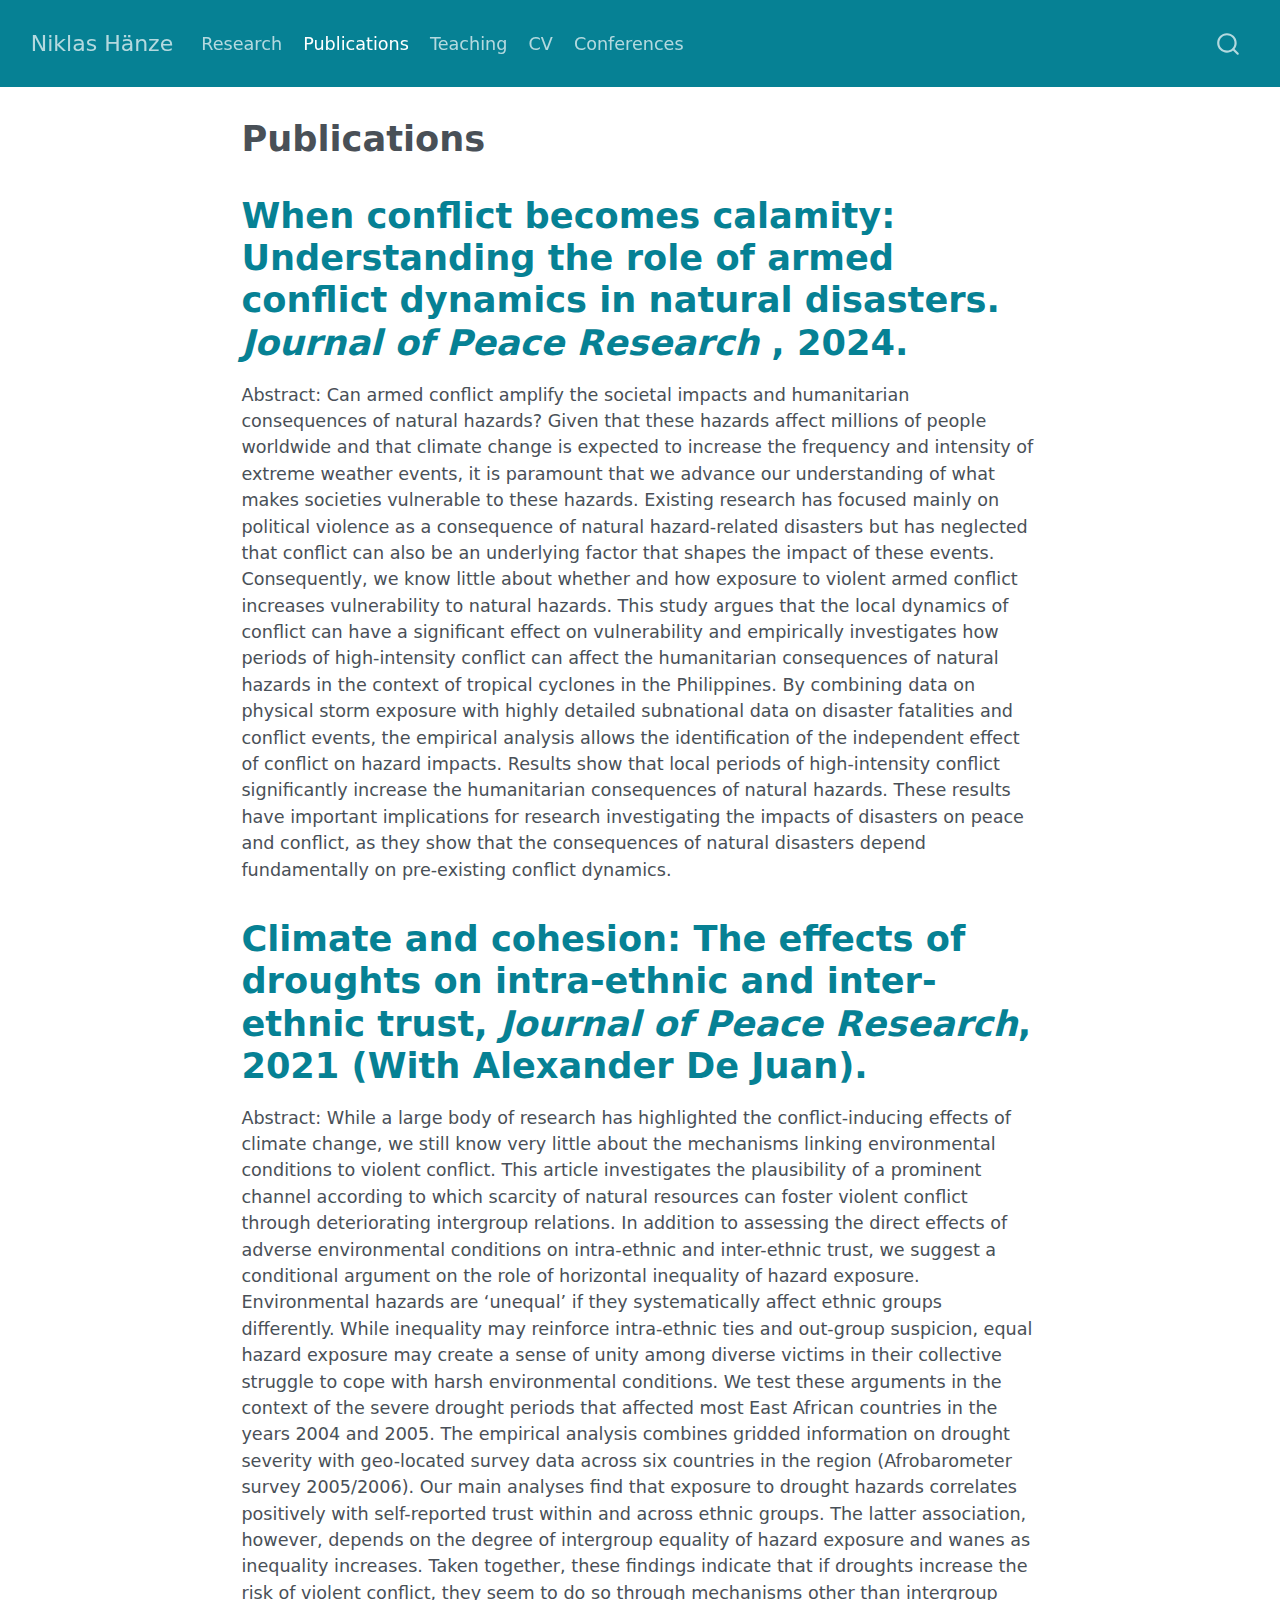
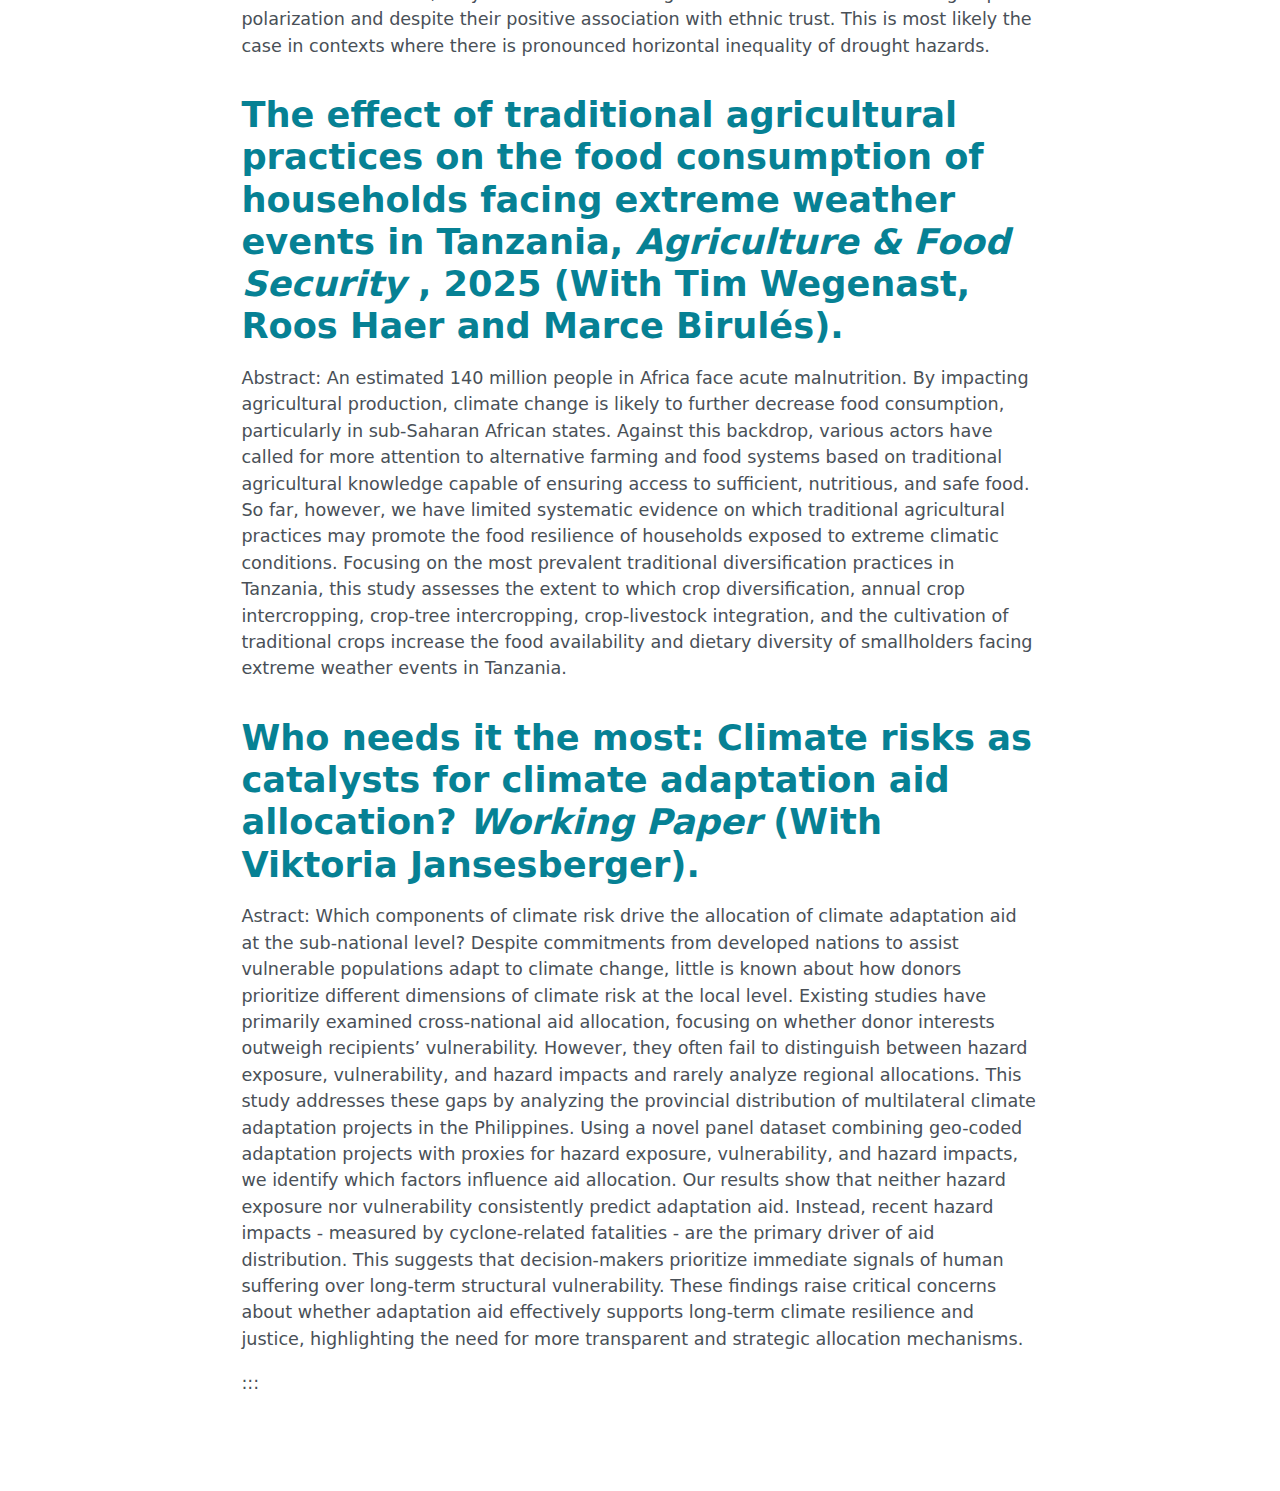
<file: quarto-website-template-main/docs/publications/index.html>
<!DOCTYPE html>
<html xmlns="http://www.w3.org/1999/xhtml" lang="en" xml:lang="en"><head>

<meta charset="utf-8">
<meta name="generator" content="quarto-1.4.550">

<meta name="viewport" content="width=device-width, initial-scale=1.0, user-scalable=yes">


<title>Niklas Hänze - Publications</title>
<style>
code{white-space: pre-wrap;}
span.smallcaps{font-variant: small-caps;}
div.columns{display: flex; gap: min(4vw, 1.5em);}
div.column{flex: auto; overflow-x: auto;}
div.hanging-indent{margin-left: 1.5em; text-indent: -1.5em;}
ul.task-list{list-style: none;}
ul.task-list li input[type="checkbox"] {
  width: 0.8em;
  margin: 0 0.8em 0.2em -1em; /* quarto-specific, see https://github.com/quarto-dev/quarto-cli/issues/4556 */ 
  vertical-align: middle;
}
</style>


<script src="../site_libs/quarto-nav/quarto-nav.js"></script>
<script src="../site_libs/clipboard/clipboard.min.js"></script>
<script src="../site_libs/quarto-search/autocomplete.umd.js"></script>
<script src="../site_libs/quarto-search/fuse.min.js"></script>
<script src="../site_libs/quarto-search/quarto-search.js"></script>
<meta name="quarto:offset" content="../">
<script src="../site_libs/quarto-html/quarto.js"></script>
<script src="../site_libs/quarto-html/popper.min.js"></script>
<script src="../site_libs/quarto-html/tippy.umd.min.js"></script>
<script src="../site_libs/quarto-html/anchor.min.js"></script>
<link href="../site_libs/quarto-html/tippy.css" rel="stylesheet">
<link href="../site_libs/quarto-html/quarto-syntax-highlighting.css" rel="stylesheet" id="quarto-text-highlighting-styles">
<script src="../site_libs/bootstrap/bootstrap.min.js"></script>
<link href="../site_libs/bootstrap/bootstrap-icons.css" rel="stylesheet">
<link href="../site_libs/bootstrap/bootstrap.min.css" rel="stylesheet" id="quarto-bootstrap" data-mode="light">
<script id="quarto-search-options" type="application/json">{
  "location": "navbar",
  "copy-button": false,
  "collapse-after": 3,
  "panel-placement": "end",
  "type": "overlay",
  "limit": 50,
  "keyboard-shortcut": [
    "f",
    "/",
    "s"
  ],
  "show-item-context": false,
  "language": {
    "search-no-results-text": "No results",
    "search-matching-documents-text": "matching documents",
    "search-copy-link-title": "Copy link to search",
    "search-hide-matches-text": "Hide additional matches",
    "search-more-match-text": "more match in this document",
    "search-more-matches-text": "more matches in this document",
    "search-clear-button-title": "Clear",
    "search-text-placeholder": "",
    "search-detached-cancel-button-title": "Cancel",
    "search-submit-button-title": "Submit",
    "search-label": "Search"
  }
}</script>


</head>

<body class="nav-fixed fullcontent">

<div id="quarto-search-results"></div>
  <header id="quarto-header" class="headroom fixed-top">
    <nav class="navbar navbar-expand-lg " data-bs-theme="dark">
      <div class="navbar-container container-fluid">
      <div class="navbar-brand-container mx-auto">
    <a class="navbar-brand" href="../index.html">
    <span class="navbar-title">Niklas Hänze</span>
    </a>
  </div>
            <div id="quarto-search" class="" title="Search"></div>
          <button class="navbar-toggler" type="button" data-bs-toggle="collapse" data-bs-target="#navbarCollapse" aria-controls="navbarCollapse" aria-expanded="false" aria-label="Toggle navigation" onclick="if (window.quartoToggleHeadroom) { window.quartoToggleHeadroom(); }">
  <span class="navbar-toggler-icon"></span>
</button>
          <div class="collapse navbar-collapse" id="navbarCollapse">
            <ul class="navbar-nav navbar-nav-scroll me-auto">
  <li class="nav-item">
    <a class="nav-link" href="../projects/index.html"> 
<span class="menu-text">Research</span></a>
  </li>  
  <li class="nav-item">
    <a class="nav-link active" href="../publications/index.html" aria-current="page"> 
<span class="menu-text">Publications</span></a>
  </li>  
  <li class="nav-item">
    <a class="nav-link" href="../teaching/index.html"> 
<span class="menu-text">Teaching</span></a>
  </li>  
  <li class="nav-item">
    <a class="nav-link" href="../cv/index.html"> 
<span class="menu-text">CV</span></a>
  </li>  
  <li class="nav-item">
    <a class="nav-link" href="../conferences/index.html"> 
<span class="menu-text">Conferences</span></a>
  </li>  
</ul>
          </div> <!-- /navcollapse -->
          <div class="quarto-navbar-tools">
</div>
      </div> <!-- /container-fluid -->
    </nav>
</header>
<!-- content -->
<div id="quarto-content" class="quarto-container page-columns page-rows-contents page-layout-article page-navbar">
<!-- sidebar -->
<!-- margin-sidebar -->
    
<!-- main -->
<main class="content" id="quarto-document-content">

<header id="title-block-header" class="quarto-title-block default">
<div class="quarto-title">
<h1 class="title">Publications</h1>
</div>



<div class="quarto-title-meta">

    
  
    
  </div>
  


</header>


<section id="when-conflict-becomes-calamity-understanding-the-role-of-armed-conflict-dynamics-in-natural-disasters.-journal-of-peace-research-2024." class="level1">
<h1><a href="https://journals.sagepub.com/doi/full/10.1177/00223433241265028" target="_blank">When conflict becomes calamity: Understanding the role of armed conflict dynamics in natural disasters. <i> Journal of Peace Research </i>, 2024.</a><br></h1>
<p>Abstract: Can armed conflict amplify the societal impacts and humanitarian consequences of natural hazards? Given that these hazards affect millions of people worldwide and that climate change is expected to increase the frequency and intensity of extreme weather events, it is paramount that we advance our understanding of what makes societies vulnerable to these hazards. Existing research has focused mainly on political violence as a consequence of natural hazard-related disasters but has neglected that conflict can also be an underlying factor that shapes the impact of these events. Consequently, we know little about whether and how exposure to violent armed conflict increases vulnerability to natural hazards. This study argues that the local dynamics of conflict can have a significant effect on vulnerability and empirically investigates how periods of high-intensity conflict can affect the humanitarian consequences of natural hazards in the context of tropical cyclones in the Philippines. By combining data on physical storm exposure with highly detailed subnational data on disaster fatalities and conflict events, the empirical analysis allows the identification of the independent effect of conflict on hazard impacts. Results show that local periods of high-intensity conflict significantly increase the humanitarian consequences of natural hazards. These results have important implications for research investigating the impacts of disasters on peace and conflict, as they show that the consequences of natural disasters depend fundamentally on pre-existing conflict dynamics.</p>
</section>
<section id="climate-and-cohesion-the-effects-of-droughts-on-intra-ethnic-and-inter-ethnic-trust-journal-of-peace-research-2021-with-alexander-de-juan." class="level1">
<h1><a href="https://doi.org/10.1177/0022343320974096" target="_blank">Climate and cohesion: The effects of droughts on intra-ethnic and inter-ethnic trust, <i> Journal of Peace Research</i>, 2021 (With Alexander De Juan). </a><br></h1>
<p>Abstract: While a large body of research has highlighted the conflict-inducing effects of climate change, we still know very little about the mechanisms linking environmental conditions to violent conflict. This article investigates the plausibility of a prominent channel according to which scarcity of natural resources can foster violent conflict through deteriorating intergroup relations. In addition to assessing the direct effects of adverse environmental conditions on intra-ethnic and inter-ethnic trust, we suggest a conditional argument on the role of horizontal inequality of hazard exposure. Environmental hazards are ‘unequal’ if they systematically affect ethnic groups differently. While inequality may reinforce intra-ethnic ties and out-group suspicion, equal hazard exposure may create a sense of unity among diverse victims in their collective struggle to cope with harsh environmental conditions. We test these arguments in the context of the severe drought periods that affected most East African countries in the years 2004 and 2005. The empirical analysis combines gridded information on drought severity with geo-located survey data across six countries in the region (Afrobarometer survey 2005/2006). Our main analyses find that exposure to drought hazards correlates positively with self-reported trust within and across ethnic groups. The latter association, however, depends on the degree of intergroup equality of hazard exposure and wanes as inequality increases. Taken together, these findings indicate that if droughts increase the risk of violent conflict, they seem to do so through mechanisms other than intergroup polarization and despite their positive association with ethnic trust. This is most likely the case in contexts where there is pronounced horizontal inequality of drought hazards.</p>
</section>
<section id="[base64]és." class="level1">
<h1><a href="https://doi.org/10.1177/0022343320974096" target="_blank">The effect of traditional agricultural practices on the food consumption of households facing extreme weather events in Tanzania, <i> Agriculture &amp; Food Security </i>, 2025 (With Tim Wegenast, Roos Haer and Marce Birulés).</a><br></h1>
<p>Abstract: An estimated 140 million people in Africa face acute malnutrition. By impacting agricultural production, climate change is likely to further decrease food consumption, particularly in sub-Saharan African states. Against this backdrop, various actors have called for more attention to alternative farming and food systems based on traditional agricultural knowledge capable of ensuring access to sufficient, nutritious, and safe food. So far, however, we have limited systematic evidence on which traditional agricultural practices may promote the food resilience of households exposed to extreme climatic conditions. Focusing on the most prevalent traditional diversification practices in Tanzania, this study assesses the extent to which crop diversification, annual crop intercropping, crop-tree intercropping, crop-livestock integration, and the cultivation of traditional crops increase the food availability and dietary diversity of smallholders facing extreme weather events in Tanzania.</p>
</section>
<section id="who-needs-it-the-most-climate-risks-as-catalysts-for-climate-adaptation-aid-allocation-working-paper-with-viktoria-jansesberger." class="level1">
<h1><a href="https://www.peio.me/wp-content/uploads/PEIO17/submission_86.pdf" target="_blank">Who needs it the most: Climate risks as catalysts for climate adaptation aid allocation? <i> Working Paper</i> (With Viktoria Jansesberger). </a><br></h1>
<p>Astract: Which components of climate risk drive the allocation of climate adaptation aid at the sub-national level? Despite commitments from developed nations to assist vulnerable populations adapt to climate change, little is known about how donors prioritize different dimensions of climate risk at the local level. Existing studies have primarily examined cross-national aid allocation, focusing on whether donor interests outweigh recipients’ vulnerability. However, they often fail to distinguish between hazard exposure, vulnerability, and hazard impacts and rarely analyze regional allocations. This study addresses these gaps by analyzing the provincial distribution of multilateral climate adaptation projects in the Philippines. Using a novel panel dataset combining geo-coded adaptation projects with proxies for hazard exposure, vulnerability, and hazard impacts, we identify which factors influence aid allocation. Our results show that neither hazard exposure nor vulnerability consistently predict adaptation aid. Instead, recent hazard impacts - measured by cyclone-related fatalities - are the primary driver of aid distribution. This suggests that decision-makers prioritize immediate signals of human suffering over long-term structural vulnerability. These findings raise critical concerns about whether adaptation aid effectively supports long-term climate resilience and justice, highlighting the need for more transparent and strategic allocation mechanisms.</p>
<p>:::</p>


</section>

</main> <!-- /main -->
<script id="quarto-html-after-body" type="application/javascript">
window.document.addEventListener("DOMContentLoaded", function (event) {
  const toggleBodyColorMode = (bsSheetEl) => {
    const mode = bsSheetEl.getAttribute("data-mode");
    const bodyEl = window.document.querySelector("body");
    if (mode === "dark") {
      bodyEl.classList.add("quarto-dark");
      bodyEl.classList.remove("quarto-light");
    } else {
      bodyEl.classList.add("quarto-light");
      bodyEl.classList.remove("quarto-dark");
    }
  }
  const toggleBodyColorPrimary = () => {
    const bsSheetEl = window.document.querySelector("link#quarto-bootstrap");
    if (bsSheetEl) {
      toggleBodyColorMode(bsSheetEl);
    }
  }
  toggleBodyColorPrimary();  
  const icon = "";
  const anchorJS = new window.AnchorJS();
  anchorJS.options = {
    placement: 'right',
    icon: icon
  };
  anchorJS.add('.anchored');
  const isCodeAnnotation = (el) => {
    for (const clz of el.classList) {
      if (clz.startsWith('code-annotation-')) {                     
        return true;
      }
    }
    return false;
  }
  const clipboard = new window.ClipboardJS('.code-copy-button', {
    text: function(trigger) {
      const codeEl = trigger.previousElementSibling.cloneNode(true);
      for (const childEl of codeEl.children) {
        if (isCodeAnnotation(childEl)) {
          childEl.remove();
        }
      }
      return codeEl.innerText;
    }
  });
  clipboard.on('success', function(e) {
    // button target
    const button = e.trigger;
    // don't keep focus
    button.blur();
    // flash "checked"
    button.classList.add('code-copy-button-checked');
    var currentTitle = button.getAttribute("title");
    button.setAttribute("title", "Copied!");
    let tooltip;
    if (window.bootstrap) {
      button.setAttribute("data-bs-toggle", "tooltip");
      button.setAttribute("data-bs-placement", "left");
      button.setAttribute("data-bs-title", "Copied!");
      tooltip = new bootstrap.Tooltip(button, 
        { trigger: "manual", 
          customClass: "code-copy-button-tooltip",
          offset: [0, -8]});
      tooltip.show();    
    }
    setTimeout(function() {
      if (tooltip) {
        tooltip.hide();
        button.removeAttribute("data-bs-title");
        button.removeAttribute("data-bs-toggle");
        button.removeAttribute("data-bs-placement");
      }
      button.setAttribute("title", currentTitle);
      button.classList.remove('code-copy-button-checked');
    }, 1000);
    // clear code selection
    e.clearSelection();
  });
  function tippyHover(el, contentFn, onTriggerFn, onUntriggerFn) {
    const config = {
      allowHTML: true,
      maxWidth: 500,
      delay: 100,
      arrow: false,
      appendTo: function(el) {
          return el.parentElement;
      },
      interactive: true,
      interactiveBorder: 10,
      theme: 'quarto',
      placement: 'bottom-start',
    };
    if (contentFn) {
      config.content = contentFn;
    }
    if (onTriggerFn) {
      config.onTrigger = onTriggerFn;
    }
    if (onUntriggerFn) {
      config.onUntrigger = onUntriggerFn;
    }
    window.tippy(el, config); 
  }
  const noterefs = window.document.querySelectorAll('a[role="doc-noteref"]');
  for (var i=0; i<noterefs.length; i++) {
    const ref = noterefs[i];
    tippyHover(ref, function() {
      // use id or data attribute instead here
      let href = ref.getAttribute('data-footnote-href') || ref.getAttribute('href');
      try { href = new URL(href).hash; } catch {}
      const id = href.replace(/^#\/?/, "");
      const note = window.document.getElementById(id);
      return note.innerHTML;
    });
  }
  const xrefs = window.document.querySelectorAll('a.quarto-xref');
  const processXRef = (id, note) => {
    // Strip column container classes
    const stripColumnClz = (el) => {
      el.classList.remove("page-full", "page-columns");
      if (el.children) {
        for (const child of el.children) {
          stripColumnClz(child);
        }
      }
    }
    stripColumnClz(note)
    if (id === null || id.startsWith('sec-')) {
      // Special case sections, only their first couple elements
      const container = document.createElement("div");
      if (note.children && note.children.length > 2) {
        container.appendChild(note.children[0].cloneNode(true));
        for (let i = 1; i < note.children.length; i++) {
          const child = note.children[i];
          if (child.tagName === "P" && child.innerText === "") {
            continue;
          } else {
            container.appendChild(child.cloneNode(true));
            break;
          }
        }
        if (window.Quarto?.typesetMath) {
          window.Quarto.typesetMath(container);
        }
        return container.innerHTML
      } else {
        if (window.Quarto?.typesetMath) {
          window.Quarto.typesetMath(note);
        }
        return note.innerHTML;
      }
    } else {
      // Remove any anchor links if they are present
      const anchorLink = note.querySelector('a.anchorjs-link');
      if (anchorLink) {
        anchorLink.remove();
      }
      if (window.Quarto?.typesetMath) {
        window.Quarto.typesetMath(note);
      }
      // TODO in 1.5, we should make sure this works without a callout special case
      if (note.classList.contains("callout")) {
        return note.outerHTML;
      } else {
        return note.innerHTML;
      }
    }
  }
  for (var i=0; i<xrefs.length; i++) {
    const xref = xrefs[i];
    tippyHover(xref, undefined, function(instance) {
      instance.disable();
      let url = xref.getAttribute('href');
      let hash = undefined; 
      if (url.startsWith('#')) {
        hash = url;
      } else {
        try { hash = new URL(url).hash; } catch {}
      }
      if (hash) {
        const id = hash.replace(/^#\/?/, "");
        const note = window.document.getElementById(id);
        if (note !== null) {
          try {
            const html = processXRef(id, note.cloneNode(true));
            instance.setContent(html);
          } finally {
            instance.enable();
            instance.show();
          }
        } else {
          // See if we can fetch this
          fetch(url.split('#')[0])
          .then(res => res.text())
          .then(html => {
            const parser = new DOMParser();
            const htmlDoc = parser.parseFromString(html, "text/html");
            const note = htmlDoc.getElementById(id);
            if (note !== null) {
              const html = processXRef(id, note);
              instance.setContent(html);
            } 
          }).finally(() => {
            instance.enable();
            instance.show();
          });
        }
      } else {
        // See if we can fetch a full url (with no hash to target)
        // This is a special case and we should probably do some content thinning / targeting
        fetch(url)
        .then(res => res.text())
        .then(html => {
          const parser = new DOMParser();
          const htmlDoc = parser.parseFromString(html, "text/html");
          const note = htmlDoc.querySelector('main.content');
          if (note !== null) {
            // This should only happen for chapter cross references
            // (since there is no id in the URL)
            // remove the first header
            if (note.children.length > 0 && note.children[0].tagName === "HEADER") {
              note.children[0].remove();
            }
            const html = processXRef(null, note);
            instance.setContent(html);
          } 
        }).finally(() => {
          instance.enable();
          instance.show();
        });
      }
    }, function(instance) {
    });
  }
      let selectedAnnoteEl;
      const selectorForAnnotation = ( cell, annotation) => {
        let cellAttr = 'data-code-cell="' + cell + '"';
        let lineAttr = 'data-code-annotation="' +  annotation + '"';
        const selector = 'span[' + cellAttr + '][' + lineAttr + ']';
        return selector;
      }
      const selectCodeLines = (annoteEl) => {
        const doc = window.document;
        const targetCell = annoteEl.getAttribute("data-target-cell");
        const targetAnnotation = annoteEl.getAttribute("data-target-annotation");
        const annoteSpan = window.document.querySelector(selectorForAnnotation(targetCell, targetAnnotation));
        const lines = annoteSpan.getAttribute("data-code-lines").split(",");
        const lineIds = lines.map((line) => {
          return targetCell + "-" + line;
        })
        let top = null;
        let height = null;
        let parent = null;
        if (lineIds.length > 0) {
            //compute the position of the single el (top and bottom and make a div)
            const el = window.document.getElementById(lineIds[0]);
            top = el.offsetTop;
            height = el.offsetHeight;
            parent = el.parentElement.parentElement;
          if (lineIds.length > 1) {
            const lastEl = window.document.getElementById(lineIds[lineIds.length - 1]);
            const bottom = lastEl.offsetTop + lastEl.offsetHeight;
            height = bottom - top;
          }
          if (top !== null && height !== null && parent !== null) {
            // cook up a div (if necessary) and position it 
            let div = window.document.getElementById("code-annotation-line-highlight");
            if (div === null) {
              div = window.document.createElement("div");
              div.setAttribute("id", "code-annotation-line-highlight");
              div.style.position = 'absolute';
              parent.appendChild(div);
            }
            div.style.top = top - 2 + "px";
            div.style.height = height + 4 + "px";
            div.style.left = 0;
            let gutterDiv = window.document.getElementById("code-annotation-line-highlight-gutter");
            if (gutterDiv === null) {
              gutterDiv = window.document.createElement("div");
              gutterDiv.setAttribute("id", "code-annotation-line-highlight-gutter");
              gutterDiv.style.position = 'absolute';
              const codeCell = window.document.getElementById(targetCell);
              const gutter = codeCell.querySelector('.code-annotation-gutter');
              gutter.appendChild(gutterDiv);
            }
            gutterDiv.style.top = top - 2 + "px";
            gutterDiv.style.height = height + 4 + "px";
          }
          selectedAnnoteEl = annoteEl;
        }
      };
      const unselectCodeLines = () => {
        const elementsIds = ["code-annotation-line-highlight", "code-annotation-line-highlight-gutter"];
        elementsIds.forEach((elId) => {
          const div = window.document.getElementById(elId);
          if (div) {
            div.remove();
          }
        });
        selectedAnnoteEl = undefined;
      };
        // Handle positioning of the toggle
    window.addEventListener(
      "resize",
      throttle(() => {
        elRect = undefined;
        if (selectedAnnoteEl) {
          selectCodeLines(selectedAnnoteEl);
        }
      }, 10)
    );
    function throttle(fn, ms) {
    let throttle = false;
    let timer;
      return (...args) => {
        if(!throttle) { // first call gets through
            fn.apply(this, args);
            throttle = true;
        } else { // all the others get throttled
            if(timer) clearTimeout(timer); // cancel #2
            timer = setTimeout(() => {
              fn.apply(this, args);
              timer = throttle = false;
            }, ms);
        }
      };
    }
      // Attach click handler to the DT
      const annoteDls = window.document.querySelectorAll('dt[data-target-cell]');
      for (const annoteDlNode of annoteDls) {
        annoteDlNode.addEventListener('click', (event) => {
          const clickedEl = event.target;
          if (clickedEl !== selectedAnnoteEl) {
            unselectCodeLines();
            const activeEl = window.document.querySelector('dt[data-target-cell].code-annotation-active');
            if (activeEl) {
              activeEl.classList.remove('code-annotation-active');
            }
            selectCodeLines(clickedEl);
            clickedEl.classList.add('code-annotation-active');
          } else {
            // Unselect the line
            unselectCodeLines();
            clickedEl.classList.remove('code-annotation-active');
          }
        });
      }
  const findCites = (el) => {
    const parentEl = el.parentElement;
    if (parentEl) {
      const cites = parentEl.dataset.cites;
      if (cites) {
        return {
          el,
          cites: cites.split(' ')
        };
      } else {
        return findCites(el.parentElement)
      }
    } else {
      return undefined;
    }
  };
  var bibliorefs = window.document.querySelectorAll('a[role="doc-biblioref"]');
  for (var i=0; i<bibliorefs.length; i++) {
    const ref = bibliorefs[i];
    const citeInfo = findCites(ref);
    if (citeInfo) {
      tippyHover(citeInfo.el, function() {
        var popup = window.document.createElement('div');
        citeInfo.cites.forEach(function(cite) {
          var citeDiv = window.document.createElement('div');
          citeDiv.classList.add('hanging-indent');
          citeDiv.classList.add('csl-entry');
          var biblioDiv = window.document.getElementById('ref-' + cite);
          if (biblioDiv) {
            citeDiv.innerHTML = biblioDiv.innerHTML;
          }
          popup.appendChild(citeDiv);
        });
        return popup.innerHTML;
      });
    }
  }
});
</script>
</div> <!-- /content -->




</body></html>
</file>
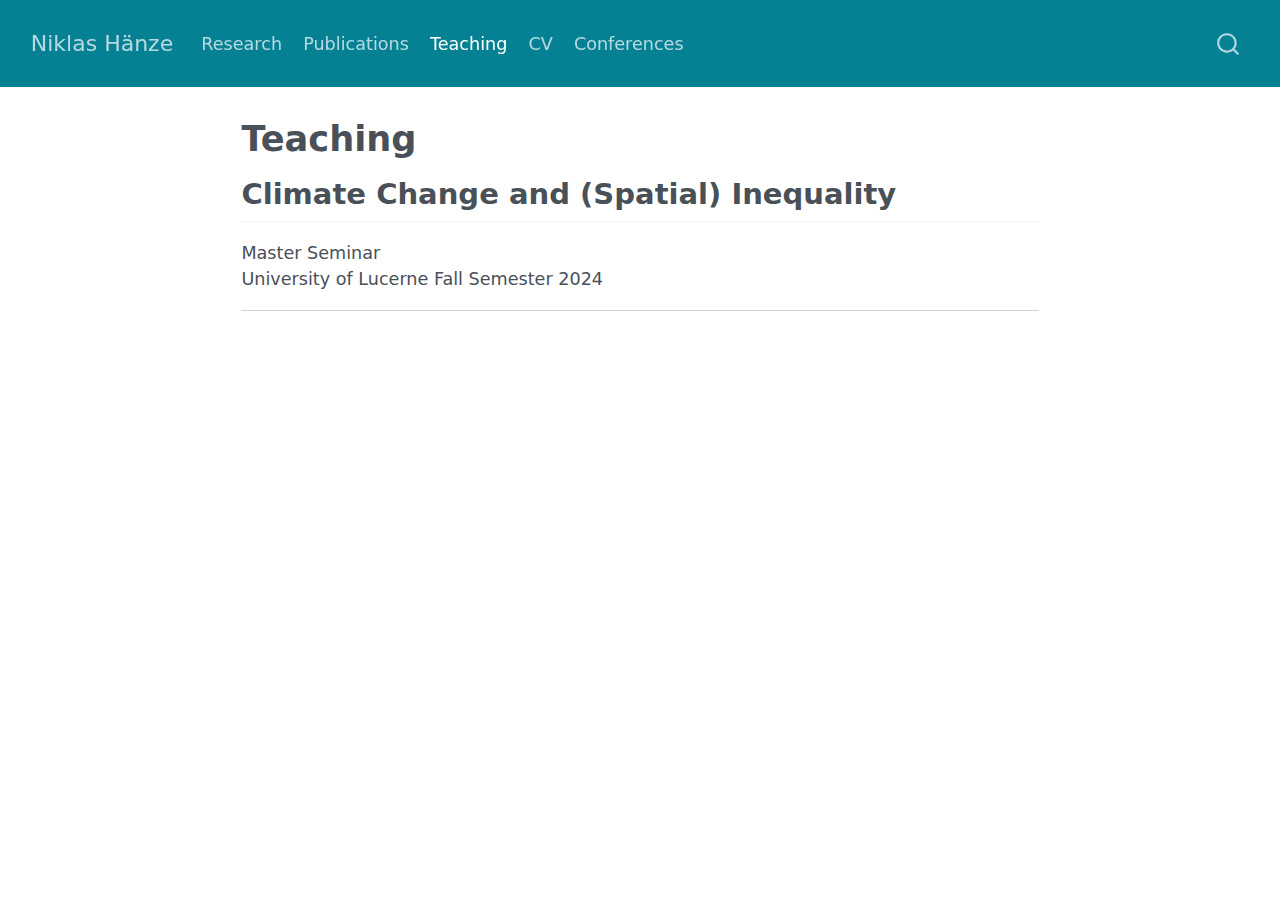
<file: quarto-website-template-main/docs/teaching/index.html>
<!DOCTYPE html>
<html xmlns="http://www.w3.org/1999/xhtml" lang="en" xml:lang="en"><head>

<meta charset="utf-8">
<meta name="generator" content="quarto-1.4.550">

<meta name="viewport" content="width=device-width, initial-scale=1.0, user-scalable=yes">


<title>Niklas Hänze - Teaching</title>
<style>
code{white-space: pre-wrap;}
span.smallcaps{font-variant: small-caps;}
div.columns{display: flex; gap: min(4vw, 1.5em);}
div.column{flex: auto; overflow-x: auto;}
div.hanging-indent{margin-left: 1.5em; text-indent: -1.5em;}
ul.task-list{list-style: none;}
ul.task-list li input[type="checkbox"] {
  width: 0.8em;
  margin: 0 0.8em 0.2em -1em; /* quarto-specific, see https://github.com/quarto-dev/quarto-cli/issues/4556 */ 
  vertical-align: middle;
}
</style>


<script src="../site_libs/quarto-nav/quarto-nav.js"></script>
<script src="../site_libs/clipboard/clipboard.min.js"></script>
<script src="../site_libs/quarto-search/autocomplete.umd.js"></script>
<script src="../site_libs/quarto-search/fuse.min.js"></script>
<script src="../site_libs/quarto-search/quarto-search.js"></script>
<meta name="quarto:offset" content="../">
<script src="../site_libs/quarto-html/quarto.js"></script>
<script src="../site_libs/quarto-html/popper.min.js"></script>
<script src="../site_libs/quarto-html/tippy.umd.min.js"></script>
<script src="../site_libs/quarto-html/anchor.min.js"></script>
<link href="../site_libs/quarto-html/tippy.css" rel="stylesheet">
<link href="../site_libs/quarto-html/quarto-syntax-highlighting.css" rel="stylesheet" id="quarto-text-highlighting-styles">
<script src="../site_libs/bootstrap/bootstrap.min.js"></script>
<link href="../site_libs/bootstrap/bootstrap-icons.css" rel="stylesheet">
<link href="../site_libs/bootstrap/bootstrap.min.css" rel="stylesheet" id="quarto-bootstrap" data-mode="light">
<script id="quarto-search-options" type="application/json">{
  "location": "navbar",
  "copy-button": false,
  "collapse-after": 3,
  "panel-placement": "end",
  "type": "overlay",
  "limit": 50,
  "keyboard-shortcut": [
    "f",
    "/",
    "s"
  ],
  "show-item-context": false,
  "language": {
    "search-no-results-text": "No results",
    "search-matching-documents-text": "matching documents",
    "search-copy-link-title": "Copy link to search",
    "search-hide-matches-text": "Hide additional matches",
    "search-more-match-text": "more match in this document",
    "search-more-matches-text": "more matches in this document",
    "search-clear-button-title": "Clear",
    "search-text-placeholder": "",
    "search-detached-cancel-button-title": "Cancel",
    "search-submit-button-title": "Submit",
    "search-label": "Search"
  }
}</script>


</head>

<body class="nav-fixed fullcontent">

<div id="quarto-search-results"></div>
  <header id="quarto-header" class="headroom fixed-top">
    <nav class="navbar navbar-expand-lg " data-bs-theme="dark">
      <div class="navbar-container container-fluid">
      <div class="navbar-brand-container mx-auto">
    <a class="navbar-brand" href="../index.html">
    <span class="navbar-title">Niklas Hänze</span>
    </a>
  </div>
            <div id="quarto-search" class="" title="Search"></div>
          <button class="navbar-toggler" type="button" data-bs-toggle="collapse" data-bs-target="#navbarCollapse" aria-controls="navbarCollapse" aria-expanded="false" aria-label="Toggle navigation" onclick="if (window.quartoToggleHeadroom) { window.quartoToggleHeadroom(); }">
  <span class="navbar-toggler-icon"></span>
</button>
          <div class="collapse navbar-collapse" id="navbarCollapse">
            <ul class="navbar-nav navbar-nav-scroll me-auto">
  <li class="nav-item">
    <a class="nav-link" href="../projects/index.html"> 
<span class="menu-text">Research</span></a>
  </li>  
  <li class="nav-item">
    <a class="nav-link" href="../publications/index.html"> 
<span class="menu-text">Publications</span></a>
  </li>  
  <li class="nav-item">
    <a class="nav-link active" href="../teaching/index.html" aria-current="page"> 
<span class="menu-text">Teaching</span></a>
  </li>  
  <li class="nav-item">
    <a class="nav-link" href="../cv/index.html"> 
<span class="menu-text">CV</span></a>
  </li>  
  <li class="nav-item">
    <a class="nav-link" href="../conferences/index.html"> 
<span class="menu-text">Conferences</span></a>
  </li>  
</ul>
          </div> <!-- /navcollapse -->
          <div class="quarto-navbar-tools">
</div>
      </div> <!-- /container-fluid -->
    </nav>
</header>
<!-- content -->
<div id="quarto-content" class="quarto-container page-columns page-rows-contents page-layout-article page-navbar">
<!-- sidebar -->
<!-- margin-sidebar -->
    
<!-- main -->
<main class="content" id="quarto-document-content">

<header id="title-block-header" class="quarto-title-block default">
<div class="quarto-title">
<h1 class="title">Teaching</h1>
</div>



<div class="quarto-title-meta">

    
  
    
  </div>
  


</header>


<section id="climate-change-and-spatial-inequality" class="level2">
<h2 class="anchored" data-anchor-id="climate-change-and-spatial-inequality">Climate Change and (Spatial) Inequality</h2>
<p>Master Seminar<br>
University of Lucerne Fall Semester 2024</p>
<hr>


</section>

</main> <!-- /main -->
<script id="quarto-html-after-body" type="application/javascript">
window.document.addEventListener("DOMContentLoaded", function (event) {
  const toggleBodyColorMode = (bsSheetEl) => {
    const mode = bsSheetEl.getAttribute("data-mode");
    const bodyEl = window.document.querySelector("body");
    if (mode === "dark") {
      bodyEl.classList.add("quarto-dark");
      bodyEl.classList.remove("quarto-light");
    } else {
      bodyEl.classList.add("quarto-light");
      bodyEl.classList.remove("quarto-dark");
    }
  }
  const toggleBodyColorPrimary = () => {
    const bsSheetEl = window.document.querySelector("link#quarto-bootstrap");
    if (bsSheetEl) {
      toggleBodyColorMode(bsSheetEl);
    }
  }
  toggleBodyColorPrimary();  
  const icon = "";
  const anchorJS = new window.AnchorJS();
  anchorJS.options = {
    placement: 'right',
    icon: icon
  };
  anchorJS.add('.anchored');
  const isCodeAnnotation = (el) => {
    for (const clz of el.classList) {
      if (clz.startsWith('code-annotation-')) {                     
        return true;
      }
    }
    return false;
  }
  const clipboard = new window.ClipboardJS('.code-copy-button', {
    text: function(trigger) {
      const codeEl = trigger.previousElementSibling.cloneNode(true);
      for (const childEl of codeEl.children) {
        if (isCodeAnnotation(childEl)) {
          childEl.remove();
        }
      }
      return codeEl.innerText;
    }
  });
  clipboard.on('success', function(e) {
    // button target
    const button = e.trigger;
    // don't keep focus
    button.blur();
    // flash "checked"
    button.classList.add('code-copy-button-checked');
    var currentTitle = button.getAttribute("title");
    button.setAttribute("title", "Copied!");
    let tooltip;
    if (window.bootstrap) {
      button.setAttribute("data-bs-toggle", "tooltip");
      button.setAttribute("data-bs-placement", "left");
      button.setAttribute("data-bs-title", "Copied!");
      tooltip = new bootstrap.Tooltip(button, 
        { trigger: "manual", 
          customClass: "code-copy-button-tooltip",
          offset: [0, -8]});
      tooltip.show();    
    }
    setTimeout(function() {
      if (tooltip) {
        tooltip.hide();
        button.removeAttribute("data-bs-title");
        button.removeAttribute("data-bs-toggle");
        button.removeAttribute("data-bs-placement");
      }
      button.setAttribute("title", currentTitle);
      button.classList.remove('code-copy-button-checked');
    }, 1000);
    // clear code selection
    e.clearSelection();
  });
  function tippyHover(el, contentFn, onTriggerFn, onUntriggerFn) {
    const config = {
      allowHTML: true,
      maxWidth: 500,
      delay: 100,
      arrow: false,
      appendTo: function(el) {
          return el.parentElement;
      },
      interactive: true,
      interactiveBorder: 10,
      theme: 'quarto',
      placement: 'bottom-start',
    };
    if (contentFn) {
      config.content = contentFn;
    }
    if (onTriggerFn) {
      config.onTrigger = onTriggerFn;
    }
    if (onUntriggerFn) {
      config.onUntrigger = onUntriggerFn;
    }
    window.tippy(el, config); 
  }
  const noterefs = window.document.querySelectorAll('a[role="doc-noteref"]');
  for (var i=0; i<noterefs.length; i++) {
    const ref = noterefs[i];
    tippyHover(ref, function() {
      // use id or data attribute instead here
      let href = ref.getAttribute('data-footnote-href') || ref.getAttribute('href');
      try { href = new URL(href).hash; } catch {}
      const id = href.replace(/^#\/?/, "");
      const note = window.document.getElementById(id);
      return note.innerHTML;
    });
  }
  const xrefs = window.document.querySelectorAll('a.quarto-xref');
  const processXRef = (id, note) => {
    // Strip column container classes
    const stripColumnClz = (el) => {
      el.classList.remove("page-full", "page-columns");
      if (el.children) {
        for (const child of el.children) {
          stripColumnClz(child);
        }
      }
    }
    stripColumnClz(note)
    if (id === null || id.startsWith('sec-')) {
      // Special case sections, only their first couple elements
      const container = document.createElement("div");
      if (note.children && note.children.length > 2) {
        container.appendChild(note.children[0].cloneNode(true));
        for (let i = 1; i < note.children.length; i++) {
          const child = note.children[i];
          if (child.tagName === "P" && child.innerText === "") {
            continue;
          } else {
            container.appendChild(child.cloneNode(true));
            break;
          }
        }
        if (window.Quarto?.typesetMath) {
          window.Quarto.typesetMath(container);
        }
        return container.innerHTML
      } else {
        if (window.Quarto?.typesetMath) {
          window.Quarto.typesetMath(note);
        }
        return note.innerHTML;
      }
    } else {
      // Remove any anchor links if they are present
      const anchorLink = note.querySelector('a.anchorjs-link');
      if (anchorLink) {
        anchorLink.remove();
      }
      if (window.Quarto?.typesetMath) {
        window.Quarto.typesetMath(note);
      }
      // TODO in 1.5, we should make sure this works without a callout special case
      if (note.classList.contains("callout")) {
        return note.outerHTML;
      } else {
        return note.innerHTML;
      }
    }
  }
  for (var i=0; i<xrefs.length; i++) {
    const xref = xrefs[i];
    tippyHover(xref, undefined, function(instance) {
      instance.disable();
      let url = xref.getAttribute('href');
      let hash = undefined; 
      if (url.startsWith('#')) {
        hash = url;
      } else {
        try { hash = new URL(url).hash; } catch {}
      }
      if (hash) {
        const id = hash.replace(/^#\/?/, "");
        const note = window.document.getElementById(id);
        if (note !== null) {
          try {
            const html = processXRef(id, note.cloneNode(true));
            instance.setContent(html);
          } finally {
            instance.enable();
            instance.show();
          }
        } else {
          // See if we can fetch this
          fetch(url.split('#')[0])
          .then(res => res.text())
          .then(html => {
            const parser = new DOMParser();
            const htmlDoc = parser.parseFromString(html, "text/html");
            const note = htmlDoc.getElementById(id);
            if (note !== null) {
              const html = processXRef(id, note);
              instance.setContent(html);
            } 
          }).finally(() => {
            instance.enable();
            instance.show();
          });
        }
      } else {
        // See if we can fetch a full url (with no hash to target)
        // This is a special case and we should probably do some content thinning / targeting
        fetch(url)
        .then(res => res.text())
        .then(html => {
          const parser = new DOMParser();
          const htmlDoc = parser.parseFromString(html, "text/html");
          const note = htmlDoc.querySelector('main.content');
          if (note !== null) {
            // This should only happen for chapter cross references
            // (since there is no id in the URL)
            // remove the first header
            if (note.children.length > 0 && note.children[0].tagName === "HEADER") {
              note.children[0].remove();
            }
            const html = processXRef(null, note);
            instance.setContent(html);
          } 
        }).finally(() => {
          instance.enable();
          instance.show();
        });
      }
    }, function(instance) {
    });
  }
      let selectedAnnoteEl;
      const selectorForAnnotation = ( cell, annotation) => {
        let cellAttr = 'data-code-cell="' + cell + '"';
        let lineAttr = 'data-code-annotation="' +  annotation + '"';
        const selector = 'span[' + cellAttr + '][' + lineAttr + ']';
        return selector;
      }
      const selectCodeLines = (annoteEl) => {
        const doc = window.document;
        const targetCell = annoteEl.getAttribute("data-target-cell");
        const targetAnnotation = annoteEl.getAttribute("data-target-annotation");
        const annoteSpan = window.document.querySelector(selectorForAnnotation(targetCell, targetAnnotation));
        const lines = annoteSpan.getAttribute("data-code-lines").split(",");
        const lineIds = lines.map((line) => {
          return targetCell + "-" + line;
        })
        let top = null;
        let height = null;
        let parent = null;
        if (lineIds.length > 0) {
            //compute the position of the single el (top and bottom and make a div)
            const el = window.document.getElementById(lineIds[0]);
            top = el.offsetTop;
            height = el.offsetHeight;
            parent = el.parentElement.parentElement;
          if (lineIds.length > 1) {
            const lastEl = window.document.getElementById(lineIds[lineIds.length - 1]);
            const bottom = lastEl.offsetTop + lastEl.offsetHeight;
            height = bottom - top;
          }
          if (top !== null && height !== null && parent !== null) {
            // cook up a div (if necessary) and position it 
            let div = window.document.getElementById("code-annotation-line-highlight");
            if (div === null) {
              div = window.document.createElement("div");
              div.setAttribute("id", "code-annotation-line-highlight");
              div.style.position = 'absolute';
              parent.appendChild(div);
            }
            div.style.top = top - 2 + "px";
            div.style.height = height + 4 + "px";
            div.style.left = 0;
            let gutterDiv = window.document.getElementById("code-annotation-line-highlight-gutter");
            if (gutterDiv === null) {
              gutterDiv = window.document.createElement("div");
              gutterDiv.setAttribute("id", "code-annotation-line-highlight-gutter");
              gutterDiv.style.position = 'absolute';
              const codeCell = window.document.getElementById(targetCell);
              const gutter = codeCell.querySelector('.code-annotation-gutter');
              gutter.appendChild(gutterDiv);
            }
            gutterDiv.style.top = top - 2 + "px";
            gutterDiv.style.height = height + 4 + "px";
          }
          selectedAnnoteEl = annoteEl;
        }
      };
      const unselectCodeLines = () => {
        const elementsIds = ["code-annotation-line-highlight", "code-annotation-line-highlight-gutter"];
        elementsIds.forEach((elId) => {
          const div = window.document.getElementById(elId);
          if (div) {
            div.remove();
          }
        });
        selectedAnnoteEl = undefined;
      };
        // Handle positioning of the toggle
    window.addEventListener(
      "resize",
      throttle(() => {
        elRect = undefined;
        if (selectedAnnoteEl) {
          selectCodeLines(selectedAnnoteEl);
        }
      }, 10)
    );
    function throttle(fn, ms) {
    let throttle = false;
    let timer;
      return (...args) => {
        if(!throttle) { // first call gets through
            fn.apply(this, args);
            throttle = true;
        } else { // all the others get throttled
            if(timer) clearTimeout(timer); // cancel #2
            timer = setTimeout(() => {
              fn.apply(this, args);
              timer = throttle = false;
            }, ms);
        }
      };
    }
      // Attach click handler to the DT
      const annoteDls = window.document.querySelectorAll('dt[data-target-cell]');
      for (const annoteDlNode of annoteDls) {
        annoteDlNode.addEventListener('click', (event) => {
          const clickedEl = event.target;
          if (clickedEl !== selectedAnnoteEl) {
            unselectCodeLines();
            const activeEl = window.document.querySelector('dt[data-target-cell].code-annotation-active');
            if (activeEl) {
              activeEl.classList.remove('code-annotation-active');
            }
            selectCodeLines(clickedEl);
            clickedEl.classList.add('code-annotation-active');
          } else {
            // Unselect the line
            unselectCodeLines();
            clickedEl.classList.remove('code-annotation-active');
          }
        });
      }
  const findCites = (el) => {
    const parentEl = el.parentElement;
    if (parentEl) {
      const cites = parentEl.dataset.cites;
      if (cites) {
        return {
          el,
          cites: cites.split(' ')
        };
      } else {
        return findCites(el.parentElement)
      }
    } else {
      return undefined;
    }
  };
  var bibliorefs = window.document.querySelectorAll('a[role="doc-biblioref"]');
  for (var i=0; i<bibliorefs.length; i++) {
    const ref = bibliorefs[i];
    const citeInfo = findCites(ref);
    if (citeInfo) {
      tippyHover(citeInfo.el, function() {
        var popup = window.document.createElement('div');
        citeInfo.cites.forEach(function(cite) {
          var citeDiv = window.document.createElement('div');
          citeDiv.classList.add('hanging-indent');
          citeDiv.classList.add('csl-entry');
          var biblioDiv = window.document.getElementById('ref-' + cite);
          if (biblioDiv) {
            citeDiv.innerHTML = biblioDiv.innerHTML;
          }
          popup.appendChild(citeDiv);
        });
        return popup.innerHTML;
      });
    }
  }
});
</script>
</div> <!-- /content -->




</body></html>
</file>
<file: docs/site_libs/quarto-html/tippy.css>
.tippy-box[data-animation=fade][data-state=hidden]{opacity:0}[data-tippy-root]{max-width:calc(100vw - 10px)}.tippy-box{position:relative;background-color:#333;color:#fff;border-radius:4px;font-size:14px;line-height:1.4;white-space:normal;outline:0;transition-property:transform,visibility,opacity}.tippy-box[data-placement^=top]>.tippy-arrow{bottom:0}.tippy-box[data-placement^=top]>.tippy-arrow:before{bottom:-7px;left:0;border-width:8px 8px 0;border-top-color:initial;transform-origin:center top}.tippy-box[data-placement^=bottom]>.tippy-arrow{top:0}.tippy-box[data-placement^=bottom]>.tippy-arrow:before{top:-7px;left:0;border-width:0 8px 8px;border-bottom-color:initial;transform-origin:center bottom}.tippy-box[data-placement^=left]>.tippy-arrow{right:0}.tippy-box[data-placement^=left]>.tippy-arrow:before{border-width:8px 0 8px 8px;border-left-color:initial;right:-7px;transform-origin:center left}.tippy-box[data-placement^=right]>.tippy-arrow{left:0}.tippy-box[data-placement^=right]>.tippy-arrow:before{left:-7px;border-width:8px 8px 8px 0;border-right-color:initial;transform-origin:center right}.tippy-box[data-inertia][data-state=visible]{transition-timing-function:cubic-bezier(.54,1.5,.38,1.11)}.tippy-arrow{width:16px;height:16px;color:#333}.tippy-arrow:before{content:"";position:absolute;border-color:transparent;border-style:solid}.tippy-content{position:relative;padding:5px 9px;z-index:1}
</file>
<file: docs/site_libs/quarto-html/quarto-syntax-highlighting.css>
/* quarto syntax highlight colors */
:root {
  --quarto-hl-ot-color: #003B4F;
  --quarto-hl-at-color: #657422;
  --quarto-hl-ss-color: #20794D;
  --quarto-hl-an-color: #5E5E5E;
  --quarto-hl-fu-color: #4758AB;
  --quarto-hl-st-color: #20794D;
  --quarto-hl-cf-color: #003B4F;
  --quarto-hl-op-color: #5E5E5E;
  --quarto-hl-er-color: #AD0000;
  --quarto-hl-bn-color: #AD0000;
  --quarto-hl-al-color: #AD0000;
  --quarto-hl-va-color: #111111;
  --quarto-hl-bu-color: inherit;
  --quarto-hl-ex-color: inherit;
  --quarto-hl-pp-color: #AD0000;
  --quarto-hl-in-color: #5E5E5E;
  --quarto-hl-vs-color: #20794D;
  --quarto-hl-wa-color: #5E5E5E;
  --quarto-hl-do-color: #5E5E5E;
  --quarto-hl-im-color: #00769E;
  --quarto-hl-ch-color: #20794D;
  --quarto-hl-dt-color: #AD0000;
  --quarto-hl-fl-color: #AD0000;
  --quarto-hl-co-color: #5E5E5E;
  --quarto-hl-cv-color: #5E5E5E;
  --quarto-hl-cn-color: #8f5902;
  --quarto-hl-sc-color: #5E5E5E;
  --quarto-hl-dv-color: #AD0000;
  --quarto-hl-kw-color: #003B4F;
}

/* other quarto variables */
:root {
  --quarto-font-monospace: SFMono-Regular, Menlo, Monaco, Consolas, "Liberation Mono", "Courier New", monospace;
}

pre > code.sourceCode > span {
  color: #003B4F;
}

code span {
  color: #003B4F;
}

code.sourceCode > span {
  color: #003B4F;
}

div.sourceCode,
div.sourceCode pre.sourceCode {
  color: #003B4F;
}

code span.ot {
  color: #003B4F;
  font-style: inherit;
}

code span.at {
  color: #657422;
  font-style: inherit;
}

code span.ss {
  color: #20794D;
  font-style: inherit;
}

code span.an {
  color: #5E5E5E;
  font-style: inherit;
}

code span.fu {
  color: #4758AB;
  font-style: inherit;
}

code span.st {
  color: #20794D;
  font-style: inherit;
}

code span.cf {
  color: #003B4F;
  font-style: inherit;
}

code span.op {
  color: #5E5E5E;
  font-style: inherit;
}

code span.er {
  color: #AD0000;
  font-style: inherit;
}

code span.bn {
  color: #AD0000;
  font-style: inherit;
}

code span.al {
  color: #AD0000;
  font-style: inherit;
}

code span.va {
  color: #111111;
  font-style: inherit;
}

code span.bu {
  font-style: inherit;
}

code span.ex {
  font-style: inherit;
}

code span.pp {
  color: #AD0000;
  font-style: inherit;
}

code span.in {
  color: #5E5E5E;
  font-style: inherit;
}

code span.vs {
  color: #20794D;
  font-style: inherit;
}

code span.wa {
  color: #5E5E5E;
  font-style: italic;
}

code span.do {
  color: #5E5E5E;
  font-style: italic;
}

code span.im {
  color: #00769E;
  font-style: inherit;
}

code span.ch {
  color: #20794D;
  font-style: inherit;
}

code span.dt {
  color: #AD0000;
  font-style: inherit;
}

code span.fl {
  color: #AD0000;
  font-style: inherit;
}

code span.co {
  color: #5E5E5E;
  font-style: inherit;
}

code span.cv {
  color: #5E5E5E;
  font-style: italic;
}

code span.cn {
  color: #8f5902;
  font-style: inherit;
}

code span.sc {
  color: #5E5E5E;
  font-style: inherit;
}

code span.dv {
  color: #AD0000;
  font-style: inherit;
}

code span.kw {
  color: #003B4F;
  font-style: inherit;
}

.prevent-inlining {
  content: "</";
}

/*# sourceMappingURL=debc5d5d77c3f9108843748ff7464032.css.map */
</file>
<file: quarto-website-template-main/docs/site_libs/quarto-html/tippy.css>
.tippy-box[data-animation=fade][data-state=hidden]{opacity:0}[data-tippy-root]{max-width:calc(100vw - 10px)}.tippy-box{position:relative;background-color:#333;color:#fff;border-radius:4px;font-size:14px;line-height:1.4;white-space:normal;outline:0;transition-property:transform,visibility,opacity}.tippy-box[data-placement^=top]>.tippy-arrow{bottom:0}.tippy-box[data-placement^=top]>.tippy-arrow:before{bottom:-7px;left:0;border-width:8px 8px 0;border-top-color:initial;transform-origin:center top}.tippy-box[data-placement^=bottom]>.tippy-arrow{top:0}.tippy-box[data-placement^=bottom]>.tippy-arrow:before{top:-7px;left:0;border-width:0 8px 8px;border-bottom-color:initial;transform-origin:center bottom}.tippy-box[data-placement^=left]>.tippy-arrow{right:0}.tippy-box[data-placement^=left]>.tippy-arrow:before{border-width:8px 0 8px 8px;border-left-color:initial;right:-7px;transform-origin:center left}.tippy-box[data-placement^=right]>.tippy-arrow{left:0}.tippy-box[data-placement^=right]>.tippy-arrow:before{left:-7px;border-width:8px 8px 8px 0;border-right-color:initial;transform-origin:center right}.tippy-box[data-inertia][data-state=visible]{transition-timing-function:cubic-bezier(.54,1.5,.38,1.11)}.tippy-arrow{width:16px;height:16px;color:#333}.tippy-arrow:before{content:"";position:absolute;border-color:transparent;border-style:solid}.tippy-content{position:relative;padding:5px 9px;z-index:1}
</file>
<file: quarto-website-template-main/docs/site_libs/quarto-html/quarto-syntax-highlighting.css>
/* quarto syntax highlight colors */
:root {
  --quarto-hl-ot-color: #003B4F;
  --quarto-hl-at-color: #657422;
  --quarto-hl-ss-color: #20794D;
  --quarto-hl-an-color: #5E5E5E;
  --quarto-hl-fu-color: #4758AB;
  --quarto-hl-st-color: #20794D;
  --quarto-hl-cf-color: #003B4F;
  --quarto-hl-op-color: #5E5E5E;
  --quarto-hl-er-color: #AD0000;
  --quarto-hl-bn-color: #AD0000;
  --quarto-hl-al-color: #AD0000;
  --quarto-hl-va-color: #111111;
  --quarto-hl-bu-color: inherit;
  --quarto-hl-ex-color: inherit;
  --quarto-hl-pp-color: #AD0000;
  --quarto-hl-in-color: #5E5E5E;
  --quarto-hl-vs-color: #20794D;
  --quarto-hl-wa-color: #5E5E5E;
  --quarto-hl-do-color: #5E5E5E;
  --quarto-hl-im-color: #00769E;
  --quarto-hl-ch-color: #20794D;
  --quarto-hl-dt-color: #AD0000;
  --quarto-hl-fl-color: #AD0000;
  --quarto-hl-co-color: #5E5E5E;
  --quarto-hl-cv-color: #5E5E5E;
  --quarto-hl-cn-color: #8f5902;
  --quarto-hl-sc-color: #5E5E5E;
  --quarto-hl-dv-color: #AD0000;
  --quarto-hl-kw-color: #003B4F;
}

/* other quarto variables */
:root {
  --quarto-font-monospace: SFMono-Regular, Menlo, Monaco, Consolas, "Liberation Mono", "Courier New", monospace;
}

pre > code.sourceCode > span {
  color: #003B4F;
}

code span {
  color: #003B4F;
}

code.sourceCode > span {
  color: #003B4F;
}

div.sourceCode,
div.sourceCode pre.sourceCode {
  color: #003B4F;
}

code span.ot {
  color: #003B4F;
  font-style: inherit;
}

code span.at {
  color: #657422;
  font-style: inherit;
}

code span.ss {
  color: #20794D;
  font-style: inherit;
}

code span.an {
  color: #5E5E5E;
  font-style: inherit;
}

code span.fu {
  color: #4758AB;
  font-style: inherit;
}

code span.st {
  color: #20794D;
  font-style: inherit;
}

code span.cf {
  color: #003B4F;
  font-style: inherit;
}

code span.op {
  color: #5E5E5E;
  font-style: inherit;
}

code span.er {
  color: #AD0000;
  font-style: inherit;
}

code span.bn {
  color: #AD0000;
  font-style: inherit;
}

code span.al {
  color: #AD0000;
  font-style: inherit;
}

code span.va {
  color: #111111;
  font-style: inherit;
}

code span.bu {
  font-style: inherit;
}

code span.ex {
  font-style: inherit;
}

code span.pp {
  color: #AD0000;
  font-style: inherit;
}

code span.in {
  color: #5E5E5E;
  font-style: inherit;
}

code span.vs {
  color: #20794D;
  font-style: inherit;
}

code span.wa {
  color: #5E5E5E;
  font-style: italic;
}

code span.do {
  color: #5E5E5E;
  font-style: italic;
}

code span.im {
  color: #00769E;
  font-style: inherit;
}

code span.ch {
  color: #20794D;
  font-style: inherit;
}

code span.dt {
  color: #AD0000;
  font-style: inherit;
}

code span.fl {
  color: #AD0000;
  font-style: inherit;
}

code span.co {
  color: #5E5E5E;
  font-style: inherit;
}

code span.cv {
  color: #5E5E5E;
  font-style: italic;
}

code span.cn {
  color: #8f5902;
  font-style: inherit;
}

code span.sc {
  color: #5E5E5E;
  font-style: inherit;
}

code span.dv {
  color: #AD0000;
  font-style: inherit;
}

code span.kw {
  color: #003B4F;
  font-style: inherit;
}

.prevent-inlining {
  content: "</";
}

/*# sourceMappingURL=debc5d5d77c3f9108843748ff7464032.css.map */
</file>
